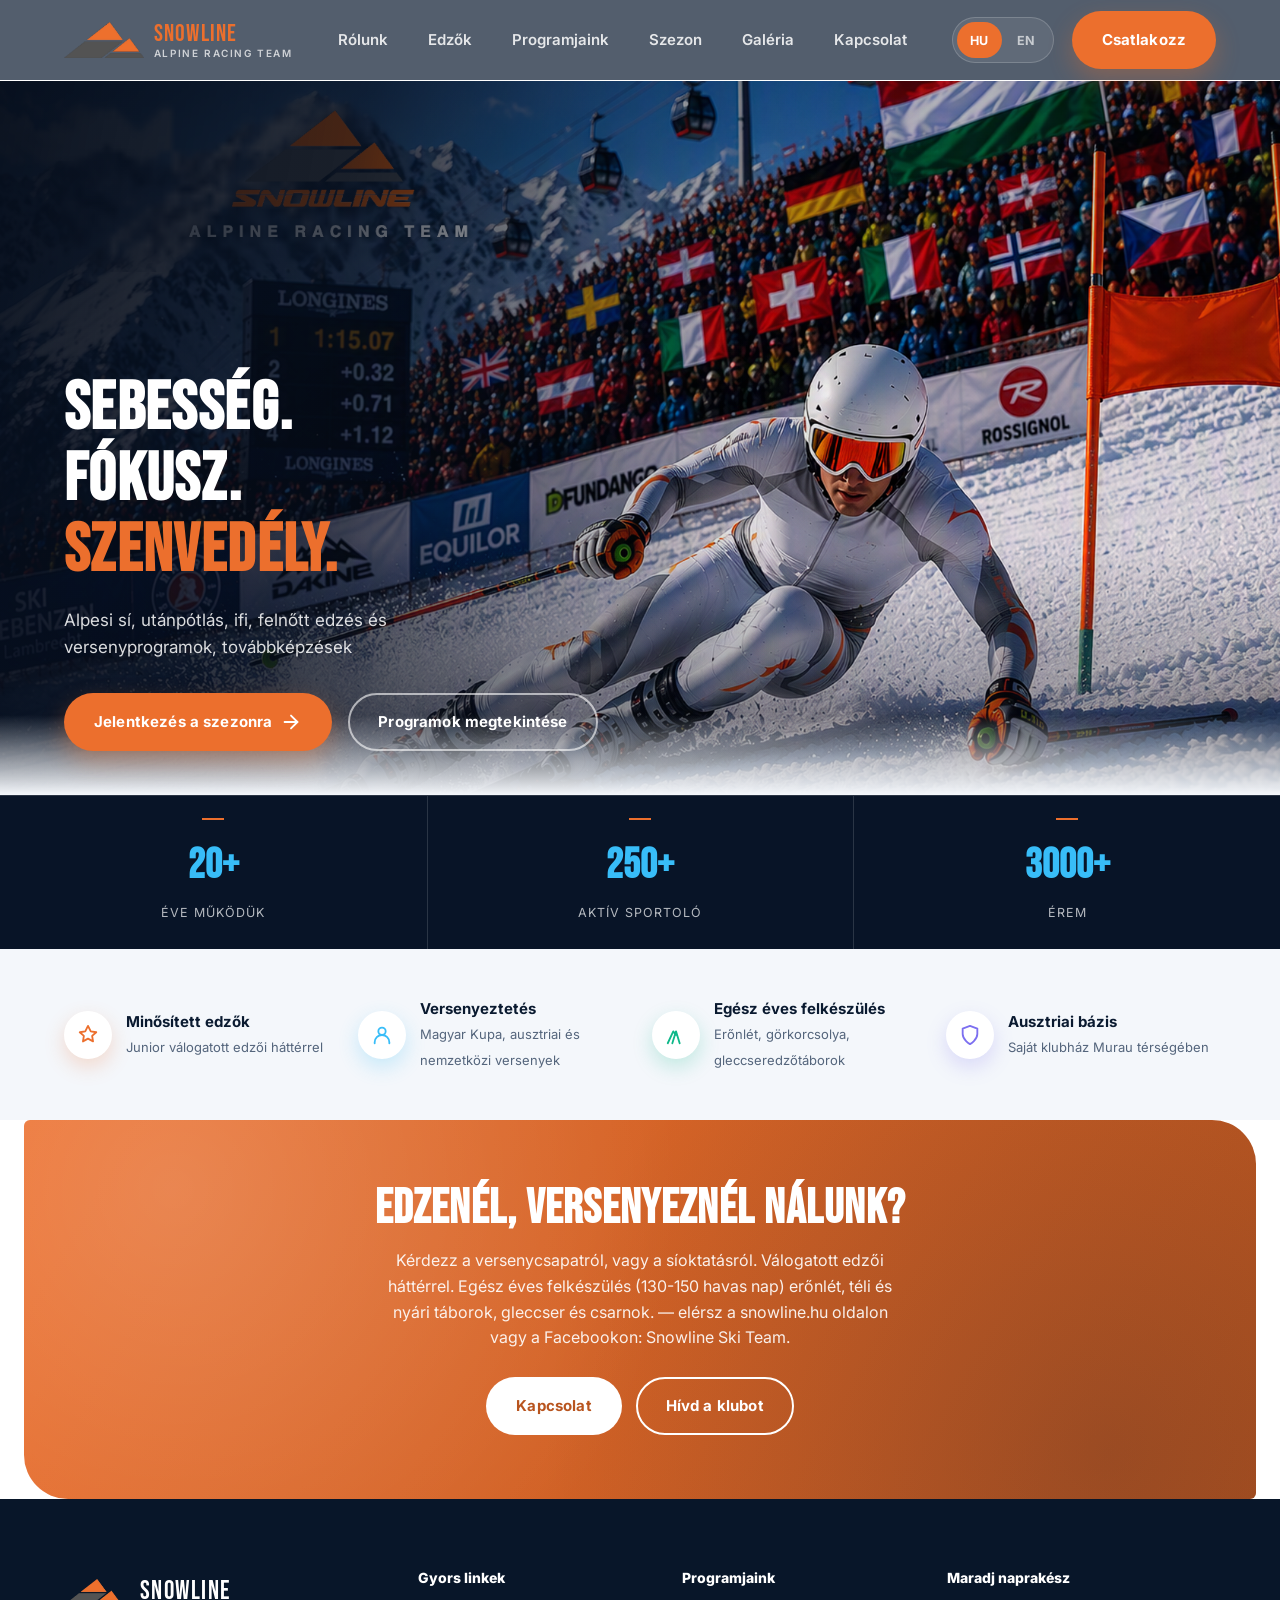
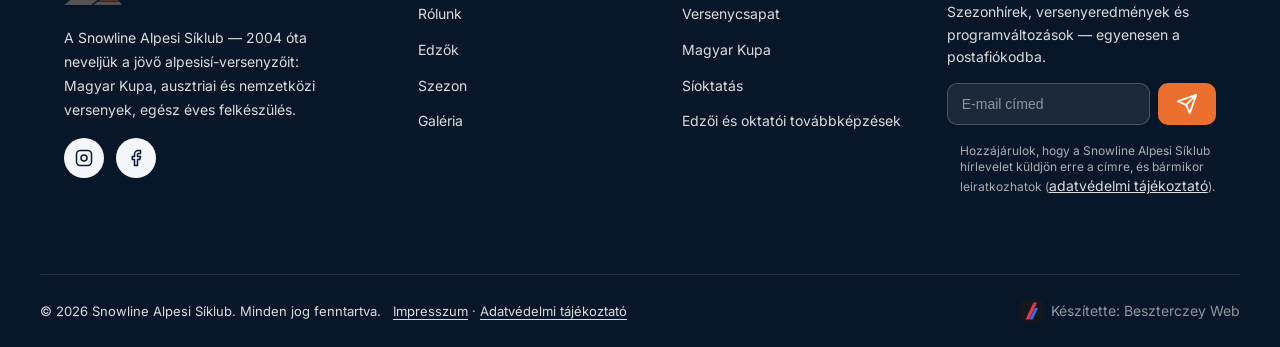
<file: index.html>
<!DOCTYPE html>
<html lang="en">
<head>
<meta charset="UTF-8">
<meta name="viewport" content="width=device-width, initial-scale=1.0">
<link rel="icon" type="image/png" href="/favicon-96x96.png" sizes="96x96" />
<link rel="icon" type="image/svg+xml" href="/favicon.svg" />
<link rel="shortcut icon" href="/favicon.ico" />
<link rel="apple-touch-icon" sizes="180x180" href="/apple-touch-icon.png" />
<meta name="apple-mobile-web-app-title" content="Snowline" />
<link rel="manifest" href="/site.webmanifest" />
<title>Snowline — Alpesi Síklub</title>
<meta name="description" content="Community alpine ski club: race training, freestyle coaching and youth development for every level.">
<link rel="preconnect" href="https://fonts.googleapis.com">
<link rel="preconnect" href="https://fonts.gstatic.com" crossorigin>
<link href="https://fonts.googleapis.com/css2?family=Bebas+Neue&family=Inter:wght@400;500;600;700;800&display=swap" rel="stylesheet">
<link rel="stylesheet" href="/styles.css">
</head>
<body>

<div class="scroll-progress" id="scrollProgress" aria-hidden="true"></div>

<a href="#main" class="skip-link" data-i18n="skip">Skip to content</a>


<header class="site-header">
  <div class="container nav">
    <a href="/" class="brand">
      <img src="/assets/logo-icon.png" alt="Snowline" class="brand-icon-img">
      <span class="brand-text">
        <span class="brand-name">Snowline</span>
        <span class="brand-sub">Alpine Racing Team</span>
      </span>
    </a>
    <nav class="nav-links" id="navLinks" aria-label="Primary">
      <a href="/about.html" data-i18n="navAbout">About</a>
      <a href="/coaches.html" data-i18n="navCoaches">Coaches</a>
      <a href="/programs.html" data-i18n="navPrograms">Programs</a>
      <a href="/schedule.html" data-i18n="navSchedule">Schedule</a>
      <a href="/gallery.html" data-i18n="navGallery">Gallery</a>
      <a href="/contact.html" data-i18n="navContact">Contact</a>
      <a href="/contact.html" class="btn btn-primary mobile-cta" data-i18n="navJoin">Join the Team</a>
    </nav>
    <div class="nav-actions">
      <div class="lang-switch" role="group" aria-label="Nyelvválasztó / Language switch">
        <button type="button" id="btnHu" aria-pressed="true">HU</button>
        <button type="button" id="btnEn" aria-pressed="false">EN</button>
      </div>
      <a href="/contact.html" class="btn btn-primary" data-i18n="navJoin">Join the Team</a>
      <button class="nav-toggle" id="navToggle" aria-expanded="false" aria-controls="navLinks" aria-label="Toggle menu">
        <svg class="icon" id="menuIcon" viewBox="0 0 24 24" fill="none" stroke="currentColor" stroke-width="2" stroke-linecap="round" stroke-linejoin="round" aria-hidden="true"><line x1="4" y1="6" x2="20" y2="6"/><line x1="4" y1="12" x2="20" y2="12"/><line x1="4" y1="18" x2="20" y2="18"/></svg>
      </button>
    </div>
  </div>
</header>

<main id="main">

<!-- HERO -->
  <section class="hero" id="top">
    <div class="hero-visual">
      <img src="/assets/hero-banner.jpg" alt="Snowline ski racers training on the mountain">
    </div>

    <div class="container hero-inner">
      <div class="hero-text">
        <h1 data-i18n="heroH1">Train hard.<br>Ride <span>free.</span></h1>
        <p class="hero-sub" data-i18n="heroSub">Alpine racing, freestyle and youth development programs for skiers of every level, led by certified coaches who love the mountain as much as you do.</p>
        <div class="hero-ctas">
          <a href="/contact.html" class="btn btn-primary">
            <span data-i18n="heroCta1">Register for Season</span>
            <svg class="icon" width="18" height="18" viewBox="0 0 24 24" fill="none" stroke="currentColor" stroke-width="2" stroke-linecap="round" stroke-linejoin="round" aria-hidden="true"><line x1="5" y1="12" x2="19" y2="12"/><polyline points="12 5 19 12 12 19"/></svg>
          </a>
          <a href="/programs.html" class="btn btn-outline" data-i18n="heroCta2">Explore Programs</a>
        </div>
      </div>
    </div>

    <div class="hero-stats reveal">
      <div><strong data-count="20" data-suffix="+">20+</strong><span data-i18n="heroStat1">Years Running</span></div>
      <div><strong data-count="250"data-suffix="+">250+</strong><span data-i18n="heroStat2">Active Athletes</span></div>
      <div><strong data-count="3000" data-suffix="+">3000+</strong><span data-i18n="heroStat3">Medals</span></div>
    </div>
  </section>

<!-- VALUE STRIP -->
  <section class="value-strip">
    <div class="container value-grid">
      <div class="value-item reveal">
        <span class="icon-badge"><svg class="icon" viewBox="0 0 24 24" fill="none" stroke="currentColor" stroke-width="2" stroke-linecap="round" stroke-linejoin="round" aria-hidden="true"><path d="M12 2l3 6 6 1-4.5 4 1 6-5.5-3-5.5 3 1-6L3 9l6-1z"/></svg></span>
        <div><strong data-i18n="valueItem1Title">Certified Coaches</strong><span data-i18n="valueItem1Desc">National-level licensed staff</span></div>
      </div>
      <div class="value-item reveal">
        <span class="icon-badge"><svg class="icon" viewBox="0 0 24 24" fill="none" stroke="currentColor" stroke-width="2" stroke-linecap="round" stroke-linejoin="round" aria-hidden="true"><circle cx="12" cy="8" r="4"/><path d="M4 21v-1a8 8 0 0116 0v1"/></svg></span>
        <div><strong data-i18n="valueItem2Title">All Skill Levels</strong><span data-i18n="valueItem2Desc">First turns to race gates</span></div>
      </div>
      <div class="value-item reveal">
        <span class="icon-badge"><svg class="icon" viewBox="0 0 24 24" fill="none" stroke="currentColor" stroke-width="2" stroke-linecap="round" stroke-linejoin="round" aria-hidden="true"><path d="M8 21l4-13 4 13"/><path d="M3 21l6-13 3 4"/></svg></span>
        <div><strong data-i18n="valueItem3Title">Alpine & Freestyle</strong><span data-i18n="valueItem3Desc">Race and terrain-park tracks</span></div>
      </div>
      <div class="value-item reveal">
        <span class="icon-badge"><svg class="icon" viewBox="0 0 24 24" fill="none" stroke="currentColor" stroke-width="2" stroke-linecap="round" stroke-linejoin="round" aria-hidden="true"><path d="M12 22s8-4.5 8-11V5l-8-3-8 3v6c0 6.5 8 11 8 11z"/></svg></span>
        <div><strong data-i18n="valueItem4Title">Safety First</strong><span data-i18n="valueItem4Desc">Small groups, full gear checks</span></div>
      </div>
    </div>
  </section>

<!-- CTA BANNER -->
  <section style="padding:0;">
    <div class="cta-banner reveal">
      <div class="cta-banner-inner">
        <h2 data-i18n="ctaH2">Ready to hit the slopes?</h2>
        <p data-i18n="ctaLead">Registration for the upcoming season is open now. Spots fill fast — secure your athlete's place today.</p>
        <div class="cta-actions">
          <a href="/contact.html" class="btn btn-primary" data-i18n="ctaBtn1">Register Now</a>
          <a href="tel:+36302619041" class="btn btn-outline" data-i18n="ctaBtn2">Call the Club</a>
        </div>
      </div>
    </div>
  </section>

</main>

<footer>
  <div class="container footer-grid">
    <div class="footer-brand">
      <a href="/" class="brand" style="color:#fff;">
        <img src="/assets/logo-icon.png" alt="Snowline" class="footer-icon-img">
        Snowline
      </a>
      <p data-i18n="footerBrandDesc">A community ski club for young athletes and families — race training, freestyle coaching and season-long adventure on the mountain.</p>
      <div class="social-row" style="margin-top:16px;">
        <a href="https://www.instagram.com/snowline_ski_team/" target="_blank" rel="noopener" aria-label="Instagram"><svg class="icon" viewBox="0 0 24 24" fill="none" stroke="currentColor" stroke-width="2" stroke-linecap="round" stroke-linejoin="round" aria-hidden="true"><rect x="2" y="2" width="20" height="20" rx="5"/><circle cx="12" cy="12" r="4"/><circle cx="17.5" cy="6.5" r="0.6" fill="currentColor" stroke="none"/></svg></a>
        <a href="https://www.facebook.com/snowlineklub" target="_blank" rel="noopener" aria-label="Facebook"><svg class="icon" viewBox="0 0 24 24" fill="none" stroke="currentColor" stroke-width="2" stroke-linecap="round" stroke-linejoin="round" aria-hidden="true"><path d="M18 2h-3a5 5 0 00-5 5v3H7v4h3v8h4v-8h3l1-4h-4V7a1 1 0 011-1h3z"/></svg></a>
      </div>
    </div>
    <div class="footer-col">
      <h4 data-i18n="footerQuickLinks">Quick Links</h4>
      <ul>
        <li><a href="/about.html" data-i18n="navAbout">About</a></li>
        <li><a href="/coaches.html" data-i18n="navCoaches">Coaches</a></li>
        <li><a href="/schedule.html" data-i18n="navSchedule">Schedule</a></li>
        <li><a href="/gallery.html" data-i18n="navGallery">Gallery</a></li>
      </ul>
    </div>
    <div class="footer-col">
      <h4 data-i18n="footerPrograms">Programs</h4>
      <ul>
        <li><a href="/programs.html" data-i18n="card1Title">Youth Development</a></li>
        <li><a href="/programs.html" data-i18n="footerAlpineRacing">Alpine Racing</a></li>
        <li><a href="/programs.html" data-i18n="card3Title">Freestyle & Freeride</a></li>
        <li><a href="/programs.html" data-i18n="card4Title">Coach &amp; Instructor Training</a></li>
      </ul>
    </div>
    <div class="footer-col">
      <h4 data-i18n="footerStayUpdated">Stay Updated</h4>
      <p style="font-size:14px;margin-bottom:14px;" data-i18n="footerNewsletterDesc">Season announcements, race results and schedule changes — straight to your inbox.</p>
      <form class="newsletter" id="newsletterForm" novalidate>
        <label for="newsletterEmail" class="sr-only" style="position:absolute;width:1px;height:1px;overflow:hidden;clip:rect(0,0,0,0);" data-i18n="footerNewsletterLabel">Email address</label>
        <input type="email" id="newsletterEmail" name="newsletterEmail" placeholder="Your email" required data-i18n-placeholder="footerNewsletterPh">
        <button type="submit" aria-label="Subscribe" id="newsletterSubmitBtn">
          <svg class="icon" width="16" height="16" viewBox="0 0 24 24" fill="none" stroke="currentColor" stroke-width="2" stroke-linecap="round" stroke-linejoin="round" aria-hidden="true"><line x1="22" y1="2" x2="11" y2="13"/><polygon points="22 2 15 22 11 13 2 9 22 2"/></svg>
        </button>
        <label class="newsletter-consent-row" for="newsletterConsent" style="display:flex;gap:6px;align-items:flex-start;font-size:12px;line-height:1.4;margin-top:10px;">
          <input type="checkbox" id="newsletterConsent" required style="margin-top:2px;flex-shrink:0;">
          <span data-i18n="footerNewsletterConsent">I agree that Snowline Alpine Ski Club may send newsletter emails to this address, and that I can unsubscribe at any time (<a href="/adatvedelem.html" target="_blank">privacy policy</a>).</span>
        </label>
        <div style="position:absolute;left:-9999px;top:-9999px;" aria-hidden="true">
          <label for="newsletterBotcheck">Leave this field empty</label>
          <input type="text" id="newsletterBotcheck" name="newsletterBotcheck" tabindex="-1" autocomplete="off">
        </div>
        <p class="newsletter-status" id="newsletterStatus" role="status" style="font-size:12px;margin-top:8px;min-height:14px;"></p>
        <span id="i18nNewsletterSending" data-i18n="footerNewsletterSending" hidden>Sending...</span>
        <span id="i18nNewsletterSuccess" data-i18n="footerNewsletterSuccess" hidden>Almost done — check your inbox to confirm your subscription.</span>
        <span id="i18nNewsletterError" data-i18n="footerNewsletterError" hidden>Something went wrong. Please try again later.</span>
      </form>
    </div>
  </div>
  <div class="container footer-bottom">
    <div class="footer-legal">
      <span data-i18n="footerCopyright">© 2026 Snowline Ski Club. All rights reserved.</span>
      <!-- Jogi linkek (korábban sablon-helyőrző szöveg volt itt) -->
      <span data-i18n="footerTemplateNote"><a href="/impresszum.html">Impresszum</a> · <a href="/adatvedelem.html">Adatvédelmi tájékoztató</a></span>
    </div>
    <!-- Készítői link: Beszterczey Web (korábban Besztweb, besztweb.vercel.app) → új domain: beszterczey.com -->
        <a href="https://beszterczey.com/" target="_blank" rel="noopener" class="credit-badge">
      <img src="/assets/Besztweb.png" alt="Beszterczey Web" class="credit-badge-icon">
      <span data-i18n="footerCredit">Készítette: Beszterczey Web</span>
    </a>
  </div>
</footer>

<script src="/i18n.js"></script>
<script src="/main.js"></script>
</body>
</html>
</file>
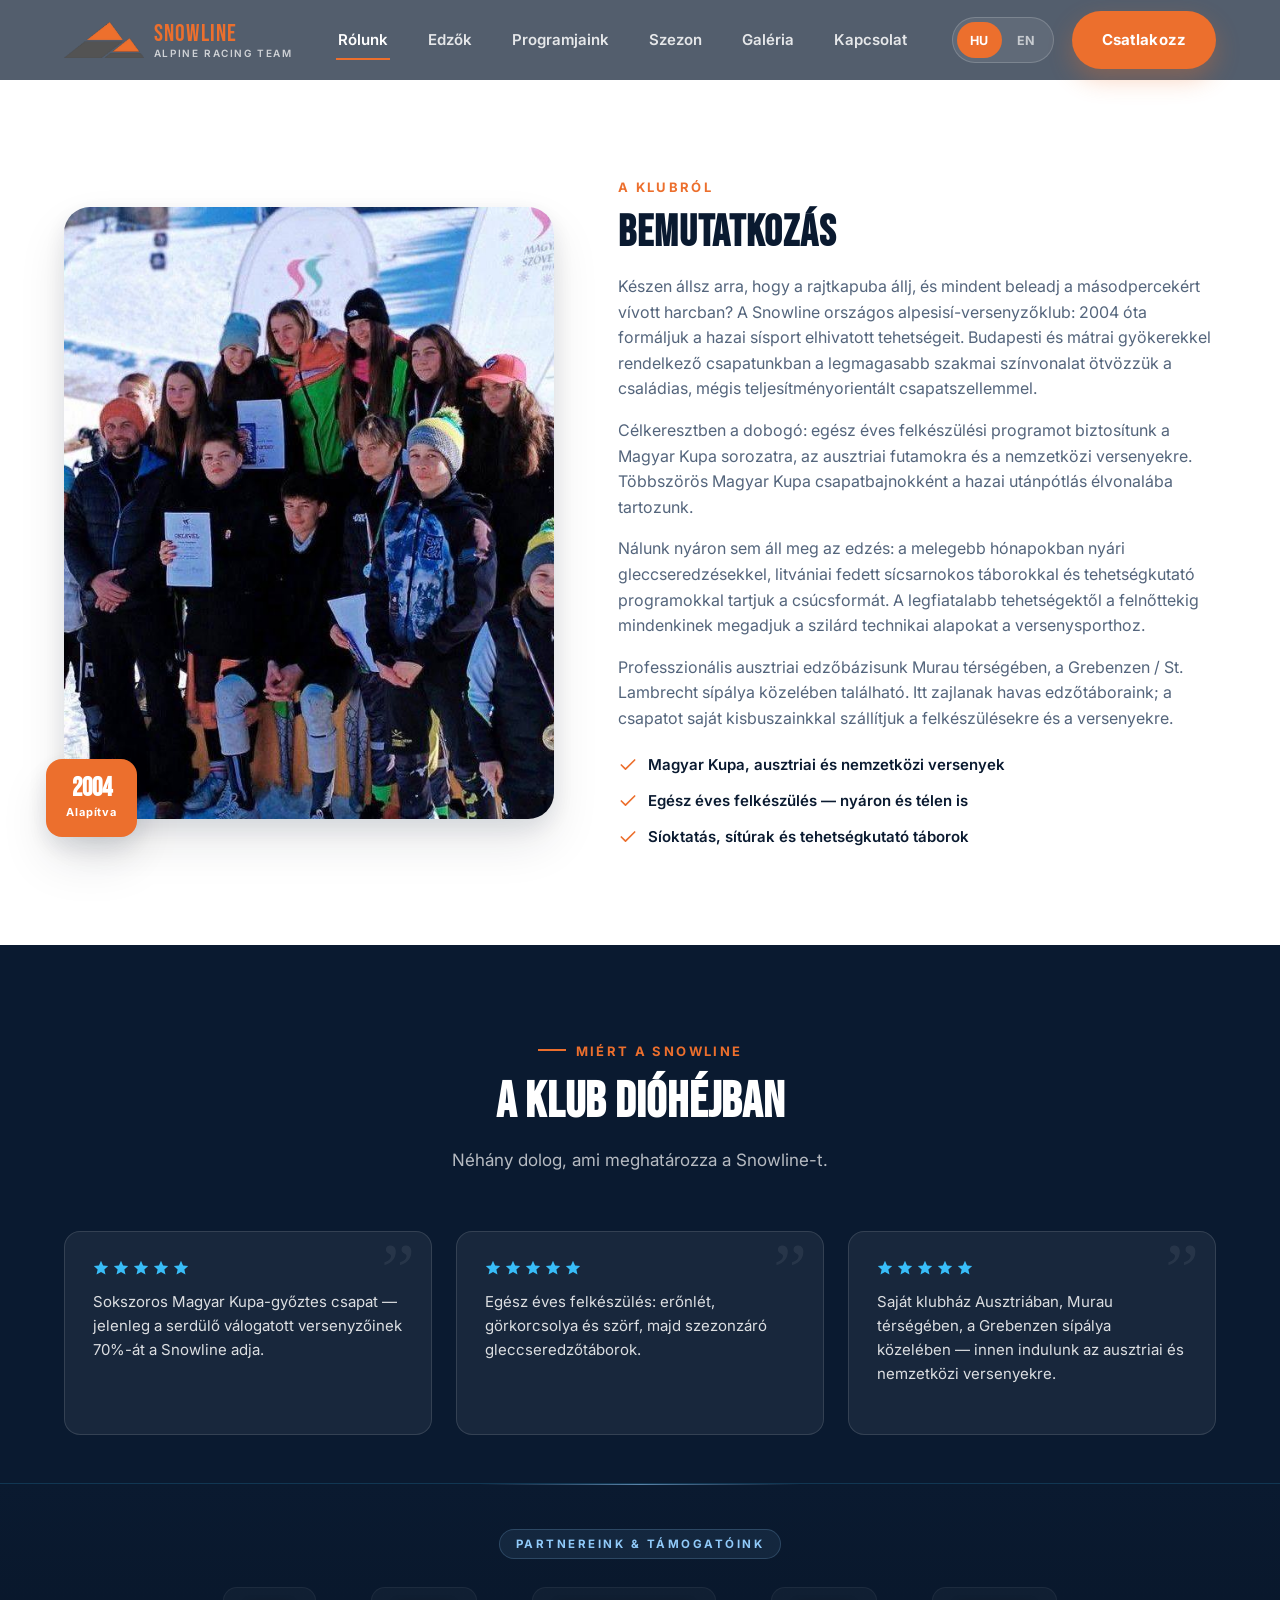
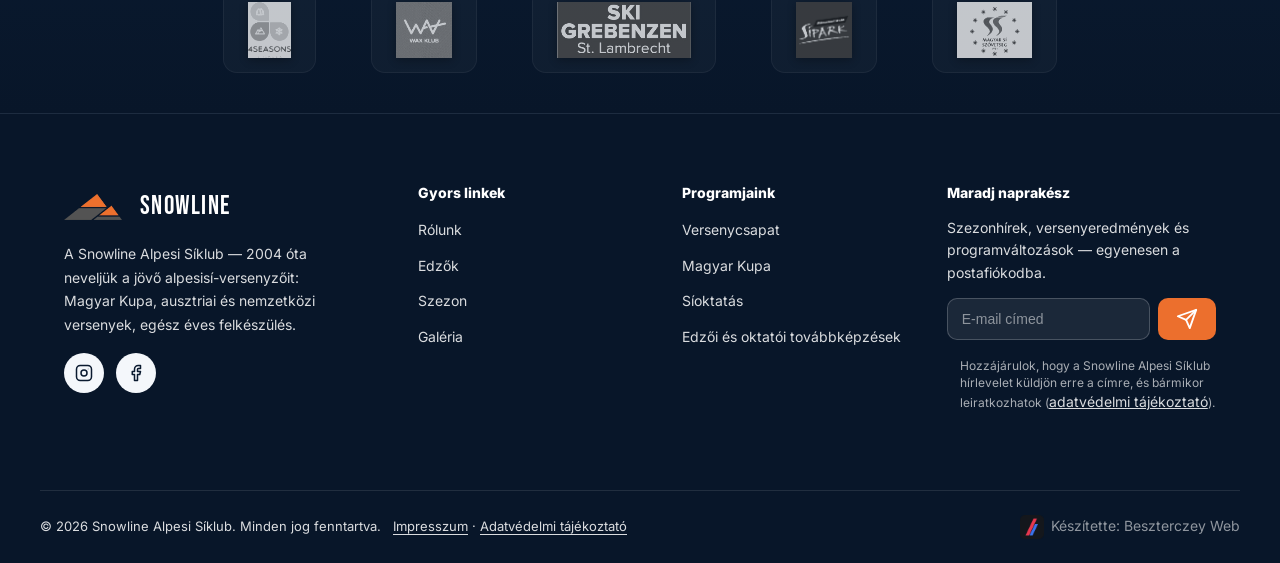
<file: about.html>
<!DOCTYPE html>
<html lang="en">
<head>
<meta charset="UTF-8">
<meta name="viewport" content="width=device-width, initial-scale=1.0">
<link rel="icon" type="image/png" href="/favicon-96x96.png" sizes="96x96" />
<link rel="icon" type="image/svg+xml" href="/favicon.svg" />
<link rel="shortcut icon" href="/favicon.ico" />
<link rel="apple-touch-icon" sizes="180x180" href="/apple-touch-icon.png" />
<meta name="apple-mobile-web-app-title" content="Snowline" />
<link rel="manifest" href="/site.webmanifest" />
<title>Rólunk — Snowline Alpesi Síklub</title>
<meta name="description" content="Built by skiers, for skiers. Meet the club and hear from our families and athletes.">
<link rel="preconnect" href="https://fonts.googleapis.com">
<link rel="preconnect" href="https://fonts.gstatic.com" crossorigin>
<link href="https://fonts.googleapis.com/css2?family=Bebas+Neue&family=Inter:wght@400;500;600;700;800&display=swap" rel="stylesheet">
<link rel="stylesheet" href="/styles.css">
</head>
<body>

<div class="scroll-progress" id="scrollProgress" aria-hidden="true"></div>

<a href="#main" class="skip-link" data-i18n="skip">Skip to content</a>


<header class="site-header">
  <div class="container nav">
    <a href="/" class="brand">
      <img src="/assets/logo-icon.png" alt="Snowline" class="brand-icon-img">
      <span class="brand-text">
        <span class="brand-name">Snowline</span>
        <span class="brand-sub">Alpine Racing Team</span>
      </span>
    </a>
    <nav class="nav-links" id="navLinks" aria-label="Primary">
      <a href="/about.html" aria-current="page" data-i18n="navAbout">About</a>
      <a href="/coaches.html" data-i18n="navCoaches">Coaches</a>
      <a href="/programs.html" data-i18n="navPrograms">Programs</a>
      <a href="/schedule.html" data-i18n="navSchedule">Schedule</a>
      <a href="/gallery.html" data-i18n="navGallery">Gallery</a>
      <a href="/contact.html" data-i18n="navContact">Contact</a>
      <a href="/contact.html" class="btn btn-primary mobile-cta" data-i18n="navJoin">Join the Team</a>
    </nav>
    <div class="nav-actions">
      <div class="lang-switch" role="group" aria-label="Nyelvválasztó / Language switch">
        <button type="button" id="btnHu" aria-pressed="true">HU</button>
        <button type="button" id="btnEn" aria-pressed="false">EN</button>
      </div>
      <a href="/contact.html" class="btn btn-primary" data-i18n="navJoin">Join the Team</a>
      <button class="nav-toggle" id="navToggle" aria-expanded="false" aria-controls="navLinks" aria-label="Toggle menu">
        <svg class="icon" id="menuIcon" viewBox="0 0 24 24" fill="none" stroke="currentColor" stroke-width="2" stroke-linecap="round" stroke-linejoin="round" aria-hidden="true"><line x1="4" y1="6" x2="20" y2="6"/><line x1="4" y1="12" x2="20" y2="12"/><line x1="4" y1="18" x2="20" y2="18"/></svg>
      </button>
    </div>
  </div>
</header>

<main id="main">

<!-- ABOUT -->
  <section class="about" id="about">
    <div class="container about-grid">
      <div class="about-media reveal reveal-left">
        <img src="/assets/about-club.jpg" alt="Snowline athletes at a Hungarian Cup awards ceremony">
        <div class="badge-since"><strong>2004</strong><span data-i18n="foundedLabel">Founded</span></div>
      </div>
      <div class="about-copy reveal reveal-right">
        <span class="eyebrow" data-i18n="aboutEyebrow">About the club</span>
        <h2 data-i18n="aboutH2">Built by skiers, for skiers</h2>
        <p data-i18n="aboutP1">Snowline Ski Club started with a handful of families sharing one van and one dream — to make competitive and recreational skiing accessible to every kid on the mountain. Today we run year-round conditioning, on-snow training camps and a full regional race calendar.</p>
        <p data-i18n="aboutP2">Racing is our core focus.</p>
        <p data-i18n="aboutP3">Ski lessons all year.</p>
        <p data-i18n="aboutP4">Our base in Austria.</p>
        <ul class="about-list">
          <li><svg class="icon" viewBox="0 0 24 24" fill="none" stroke="currentColor" stroke-width="2" stroke-linecap="round" stroke-linejoin="round" aria-hidden="true"><polyline points="20 6 9 17 4 12"/></svg><span data-i18n="aboutLi1">USSA / FIS affiliated training programs</span></li>
          <li><svg class="icon" viewBox="0 0 24 24" fill="none" stroke="currentColor" stroke-width="2" stroke-linecap="round" stroke-linejoin="round" aria-hidden="true"><polyline points="20 6 9 17 4 12"/></svg><span data-i18n="aboutLi2">On-hill and dryland conditioning</span></li>
          <li><svg class="icon" viewBox="0 0 24 24" fill="none" stroke="currentColor" stroke-width="2" stroke-linecap="round" stroke-linejoin="round" aria-hidden="true"><polyline points="20 6 9 17 4 12"/></svg><span data-i18n="aboutLi3">Gear rental partnerships for new families</span></li>
        </ul>
      </div>
    </div>
  </section>

<!-- TESTIMONIALS -->
  <section class="testimonials">
    <div class="container">
      <div class="section-head reveal reveal-blur">
        <span class="eyebrow" data-i18n="testiEyebrow">Families & athletes</span>
        <h2 data-i18n="testiH2">What People Say</h2>
        <p data-i18n="testiLead">Real feedback from the Snowline community.</p>
      </div>
      <div class="testi-grid">
        <div class="testi-card reveal">
          <div class="stars">
            <svg class="icon" fill="currentColor" viewBox="0 0 20 20" aria-hidden="true"><path d="M10 1l2.6 5.9 6.4.6-4.8 4.3 1.4 6.2L10 14.9 4.4 18l1.4-6.2L1 7.5l6.4-.6z"/></svg>
            <svg class="icon" fill="currentColor" viewBox="0 0 20 20" aria-hidden="true"><path d="M10 1l2.6 5.9 6.4.6-4.8 4.3 1.4 6.2L10 14.9 4.4 18l1.4-6.2L1 7.5l6.4-.6z"/></svg>
            <svg class="icon" fill="currentColor" viewBox="0 0 20 20" aria-hidden="true"><path d="M10 1l2.6 5.9 6.4.6-4.8 4.3 1.4 6.2L10 14.9 4.4 18l1.4-6.2L1 7.5l6.4-.6z"/></svg>
            <svg class="icon" fill="currentColor" viewBox="0 0 20 20" aria-hidden="true"><path d="M10 1l2.6 5.9 6.4.6-4.8 4.3 1.4 6.2L10 14.9 4.4 18l1.4-6.2L1 7.5l6.4-.6z"/></svg>
            <svg class="icon" fill="currentColor" viewBox="0 0 20 20" aria-hidden="true"><path d="M10 1l2.6 5.9 6.4.6-4.8 4.3 1.4 6.2L10 14.9 4.4 18l1.4-6.2L1 7.5l6.4-.6z"/></svg>
          </div>
          <p data-i18n="testi1Quote">"My daughter went from her first turns to racing gates in two seasons. The coaches genuinely care about every kid, not just the fastest ones."</p>
        </div>
        <div class="testi-card reveal">
          <div class="stars">
            <svg class="icon" fill="currentColor" viewBox="0 0 20 20" aria-hidden="true"><path d="M10 1l2.6 5.9 6.4.6-4.8 4.3 1.4 6.2L10 14.9 4.4 18l1.4-6.2L1 7.5l6.4-.6z"/></svg>
            <svg class="icon" fill="currentColor" viewBox="0 0 20 20" aria-hidden="true"><path d="M10 1l2.6 5.9 6.4.6-4.8 4.3 1.4 6.2L10 14.9 4.4 18l1.4-6.2L1 7.5l6.4-.6z"/></svg>
            <svg class="icon" fill="currentColor" viewBox="0 0 20 20" aria-hidden="true"><path d="M10 1l2.6 5.9 6.4.6-4.8 4.3 1.4 6.2L10 14.9 4.4 18l1.4-6.2L1 7.5l6.4-.6z"/></svg>
            <svg class="icon" fill="currentColor" viewBox="0 0 20 20" aria-hidden="true"><path d="M10 1l2.6 5.9 6.4.6-4.8 4.3 1.4 6.2L10 14.9 4.4 18l1.4-6.2L1 7.5l6.4-.6z"/></svg>
            <svg class="icon" fill="currentColor" viewBox="0 0 20 20" aria-hidden="true"><path d="M10 1l2.6 5.9 6.4.6-4.8 4.3 1.4 6.2L10 14.9 4.4 18l1.4-6.2L1 7.5l6.4-.6z"/></svg>
          </div>
          <p data-i18n="testi2Quote">"Best decision we made as a family. The freestyle program pushed my son technically while keeping it fun — he's never missed a practice."</p>
        </div>
        <div class="testi-card reveal">
          <div class="stars">
            <svg class="icon" fill="currentColor" viewBox="0 0 20 20" aria-hidden="true"><path d="M10 1l2.6 5.9 6.4.6-4.8 4.3 1.4 6.2L10 14.9 4.4 18l1.4-6.2L1 7.5l6.4-.6z"/></svg>
            <svg class="icon" fill="currentColor" viewBox="0 0 20 20" aria-hidden="true"><path d="M10 1l2.6 5.9 6.4.6-4.8 4.3 1.4 6.2L10 14.9 4.4 18l1.4-6.2L1 7.5l6.4-.6z"/></svg>
            <svg class="icon" fill="currentColor" viewBox="0 0 20 20" aria-hidden="true"><path d="M10 1l2.6 5.9 6.4.6-4.8 4.3 1.4 6.2L10 14.9 4.4 18l1.4-6.2L1 7.5l6.4-.6z"/></svg>
            <svg class="icon" fill="currentColor" viewBox="0 0 20 20" aria-hidden="true"><path d="M10 1l2.6 5.9 6.4.6-4.8 4.3 1.4 6.2L10 14.9 4.4 18l1.4-6.2L1 7.5l6.4-.6z"/></svg>
            <svg class="icon" fill="currentColor" viewBox="0 0 20 20" aria-hidden="true"><path d="M10 1l2.6 5.9 6.4.6-4.8 4.3 1.4 6.2L10 14.9 4.4 18l1.4-6.2L1 7.5l6.4-.6z"/></svg>
          </div>
          <p data-i18n="testi3Quote">"Joined as an adult beginner and felt welcomed from day one. Great community, patient instructors, and a genuinely fun way to spend winter."</p>
        </div>
      </div>
    </div>
  </section>

</main>
<!-- Snowline Partnerek Sáv -->
<section class="snowline-partners-bar">
  <div class="container">
    <div>
      <span class="partners-badge">Partnereink & Támogatóink</span>
    </div>
    <div class="partners-track">
      <a href="https://www.siiskola.com/work?gad_source=1&gad_campaignid=20469308582&gbraid=0AAAAAo4L7y77vUl71VgnxW22eJ8mOVg1D&gclid=EAIaIQobChMIx6670o7XlgMVWISDBx0uIhG-EAAYASAAEgL3AvD_BwE" target="_blank" rel="noopener noreferrer" class="partner-card" title="4Seasons Síiskola">
        <img src="assets/logo-4seasons.png" alt="4Seasons Síiskola" />
      </a>
      <a href="https://waxklub.hu/" target="_blank" rel="noopener noreferrer" class="partner-card" title="Wax Klub">
        <img src="assets/logo-waxklub.png" alt="Wax Klub" />
      </a>
      <a href="https://grebenzen.at/" target="_blank" rel="noopener noreferrer" class="partner-card" title="Grebenzen">
        <img src="assets/logo-grebenzen.png" alt="Grebenzen" />
      </a>
      <a href="https://www.sipark.hu/fooldal" target="_blank" rel="noopener noreferrer" class="partner-card" title="Mátraszentistván Sípark">
        <img src="assets/logo-matraszentistvan.png" alt="Mátraszentistván Sípark" />
      </a>
      <a href="https://www.skihungary.hu/" target="_blank" rel="noopener noreferrer" class="partner-card" title="Mátraszentistván Sípark">
        <img src="assets/logo-skihungary.png" alt="Mátraszentistván Sípark" />
      </a>
    </div>
  </div>
</section>
<footer>
  <div class="container footer-grid">
    <div class="footer-brand">
      <a href="/" class="brand" style="color:#fff;">
        <img src="/assets/logo-icon.png" alt="Snowline" class="footer-icon-img">
        Snowline
      </a>
      <p data-i18n="footerBrandDesc">A community ski club for young athletes and families — race training, freestyle coaching and season-long adventure on the mountain.</p>
      <div class="social-row" style="margin-top:16px;">
        <a href="https://www.instagram.com/snowline_ski_team/" target="_blank" rel="noopener" aria-label="Instagram"><svg class="icon" viewBox="0 0 24 24" fill="none" stroke="currentColor" stroke-width="2" stroke-linecap="round" stroke-linejoin="round" aria-hidden="true"><rect x="2" y="2" width="20" height="20" rx="5"/><circle cx="12" cy="12" r="4"/><circle cx="17.5" cy="6.5" r="0.6" fill="currentColor" stroke="none"/></svg></a>
        <a href="https://www.facebook.com/snowlineklub" target="_blank" rel="noopener" aria-label="Facebook"><svg class="icon" viewBox="0 0 24 24" fill="none" stroke="currentColor" stroke-width="2" stroke-linecap="round" stroke-linejoin="round" aria-hidden="true"><path d="M18 2h-3a5 5 0 00-5 5v3H7v4h3v8h4v-8h3l1-4h-4V7a1 1 0 011-1h3z"/></svg></a>
      </div>
    </div>
    <div class="footer-col">
      <h4 data-i18n="footerQuickLinks">Quick Links</h4>
      <ul>
        <li><a href="/about.html" data-i18n="navAbout">About</a></li>
        <li><a href="/coaches.html" data-i18n="navCoaches">Coaches</a></li>
        <li><a href="/schedule.html" data-i18n="navSchedule">Schedule</a></li>
        <li><a href="/gallery.html" data-i18n="navGallery">Gallery</a></li>
      </ul>
    </div>
    <div class="footer-col">
      <h4 data-i18n="footerPrograms">Programs</h4>
      <ul>
        <li><a href="/programs.html" data-i18n="card1Title">Youth Development</a></li>
        <li><a href="/programs.html" data-i18n="footerAlpineRacing">Alpine Racing</a></li>
        <li><a href="/programs.html" data-i18n="card3Title">Freestyle & Freeride</a></li>
        <li><a href="/programs.html" data-i18n="card4Title">Adult Recreational</a></li>
      </ul>
    </div>
    <div class="footer-col">
      <h4 data-i18n="footerStayUpdated">Stay Updated</h4>
      <p style="font-size:14px;margin-bottom:14px;" data-i18n="footerNewsletterDesc">Season announcements, race results and schedule changes — straight to your inbox.</p>
      <form class="newsletter" id="newsletterForm" novalidate>
        <label for="newsletterEmail" class="sr-only" style="position:absolute;width:1px;height:1px;overflow:hidden;clip:rect(0,0,0,0);" data-i18n="footerNewsletterLabel">Email address</label>
        <input type="email" id="newsletterEmail" name="newsletterEmail" placeholder="Your email" required data-i18n-placeholder="footerNewsletterPh">
        <button type="submit" aria-label="Subscribe" id="newsletterSubmitBtn">
          <svg class="icon" width="16" height="16" viewBox="0 0 24 24" fill="none" stroke="currentColor" stroke-width="2" stroke-linecap="round" stroke-linejoin="round" aria-hidden="true"><line x1="22" y1="2" x2="11" y2="13"/><polygon points="22 2 15 22 11 13 2 9 22 2"/></svg>
        </button>
        <label class="newsletter-consent-row" for="newsletterConsent" style="display:flex;gap:6px;align-items:flex-start;font-size:12px;line-height:1.4;margin-top:10px;">
          <input type="checkbox" id="newsletterConsent" required style="margin-top:2px;flex-shrink:0;">
          <span data-i18n="footerNewsletterConsent">I agree that Snowline Alpine Ski Club may send newsletter emails to this address, and that I can unsubscribe at any time (<a href="/adatvedelem.html" target="_blank">privacy policy</a>).</span>
        </label>
        <div style="position:absolute;left:-9999px;top:-9999px;" aria-hidden="true">
          <label for="newsletterBotcheck">Leave this field empty</label>
          <input type="text" id="newsletterBotcheck" name="newsletterBotcheck" tabindex="-1" autocomplete="off">
        </div>
        <p class="newsletter-status" id="newsletterStatus" role="status" style="font-size:12px;margin-top:8px;min-height:14px;"></p>
        <span id="i18nNewsletterSending" data-i18n="footerNewsletterSending" hidden>Sending...</span>
        <span id="i18nNewsletterSuccess" data-i18n="footerNewsletterSuccess" hidden>Almost done — check your inbox to confirm your subscription.</span>
        <span id="i18nNewsletterError" data-i18n="footerNewsletterError" hidden>Something went wrong. Please try again later.</span>
      </form>
    </div>
  </div>
  <div class="container footer-bottom">
    <div class="footer-legal">
      <span data-i18n="footerCopyright">© 2026 Snowline Ski Club. All rights reserved.</span>
      <!-- Jogi linkek (korábban sablon-helyőrző szöveg volt itt) -->
      <span data-i18n="footerTemplateNote"><a href="/impresszum.html">Impresszum</a> · <a href="/adatvedelem.html">Adatvédelmi tájékoztató</a></span>
    </div>
    <!-- Készítői link: Beszterczey Web (korábban Besztweb, besztweb.vercel.app) → új domain: beszterczey.com -->
        <a href="https://beszterczey.com/" target="_blank" rel="noopener" class="credit-badge">
      <img src="/assets/Besztweb.png" alt="Beszterczey Web" class="credit-badge-icon">
      <span data-i18n="footerCredit">Készítette: Beszterczey Web</span>
    </a>
  </div>
</footer>
<script src="/i18n.js"></script>
<script src="/main.js"></script>
</body>
</html>
</file>
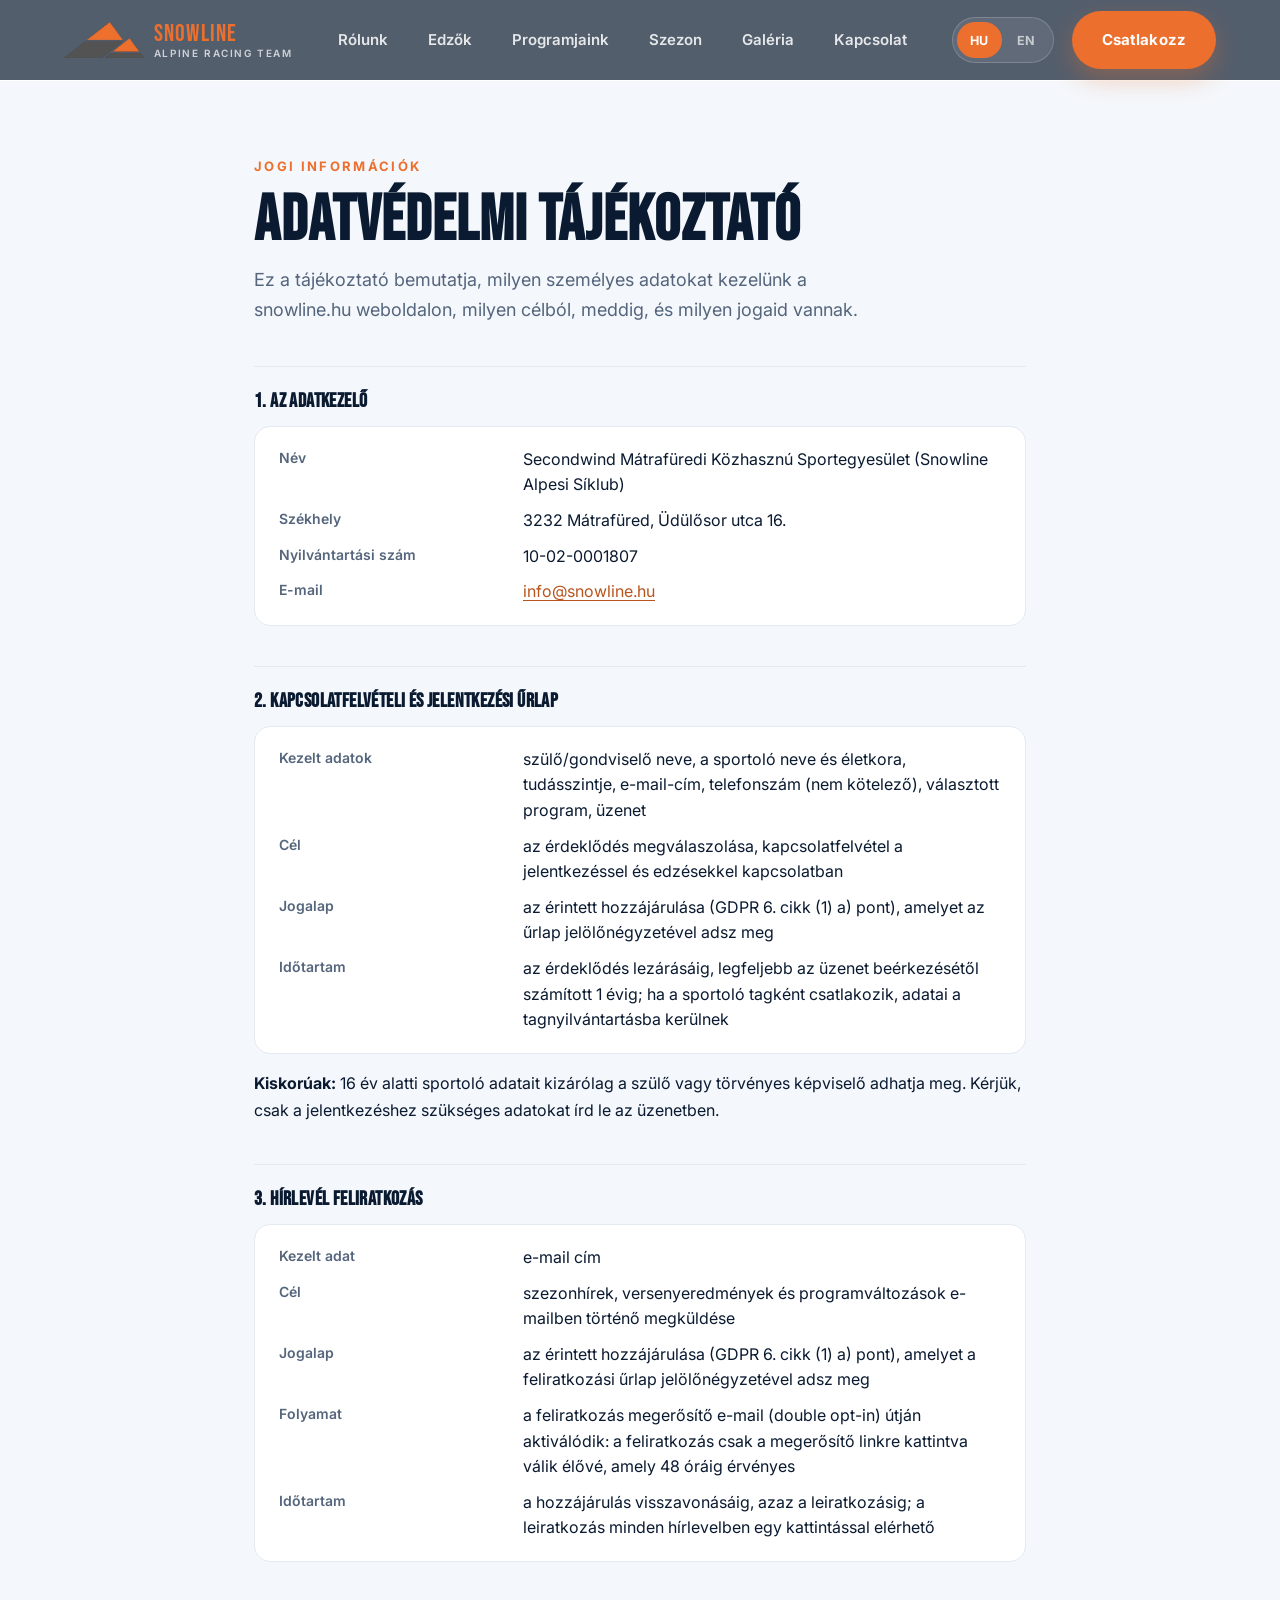
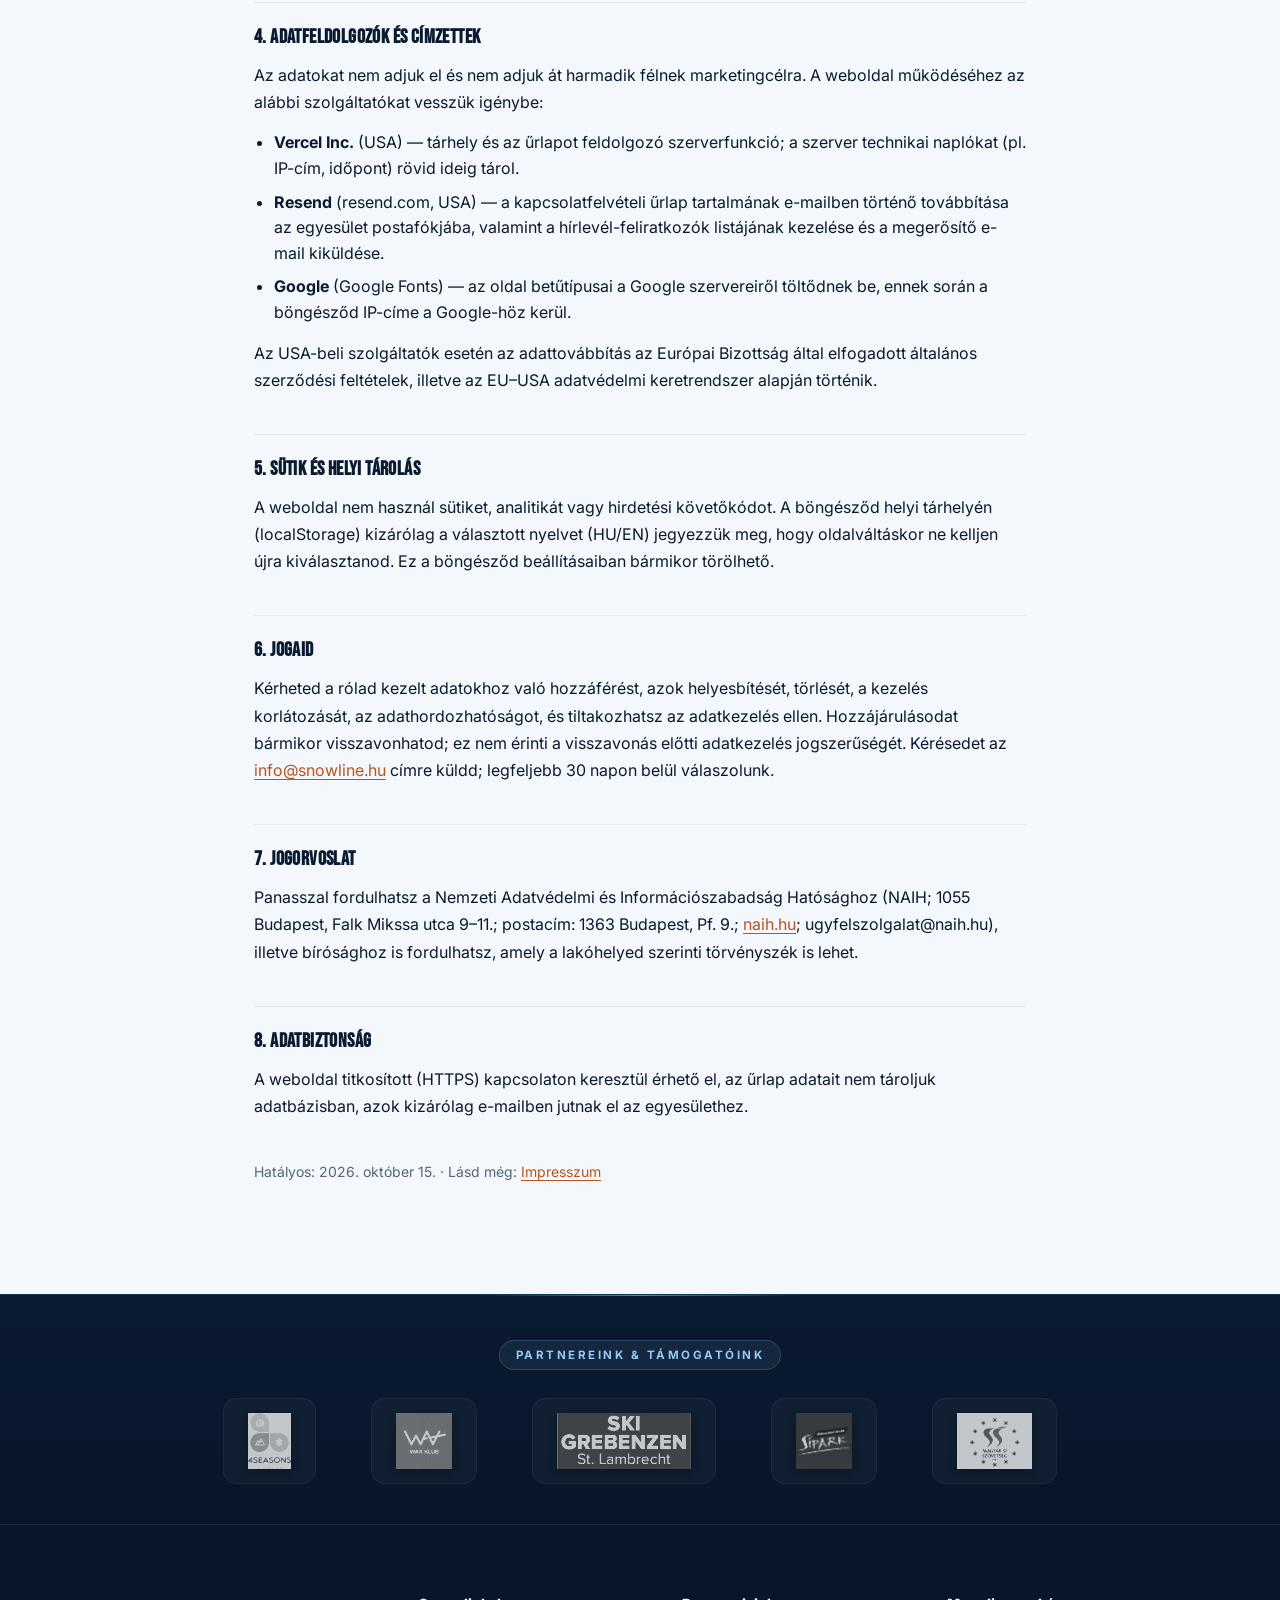
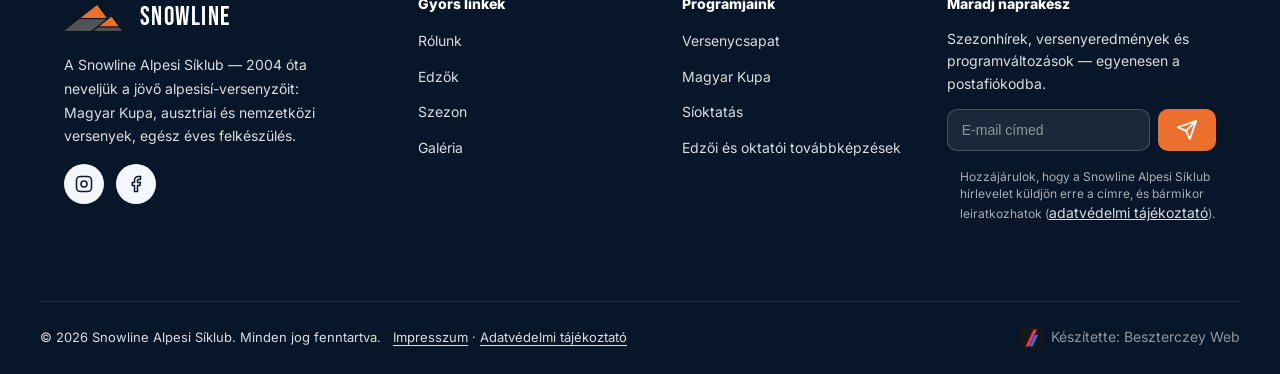
<file: adatvedelem.html>
<!DOCTYPE html>
<html lang="hu">
<head>
<meta charset="UTF-8">
<meta name="viewport" content="width=device-width, initial-scale=1.0">
<link rel="icon" type="image/png" href="/favicon-96x96.png" sizes="96x96" />
<link rel="icon" type="image/svg+xml" href="/favicon.svg" />
<link rel="shortcut icon" href="/favicon.ico" />
<link rel="apple-touch-icon" sizes="180x180" href="/apple-touch-icon.png" />
<meta name="apple-mobile-web-app-title" content="Snowline" />
<link rel="manifest" href="/site.webmanifest" />
<title>Adatvédelmi tájékoztató — Snowline Alpesi Síklub</title>
<meta name="description" content="Hogyan kezeli a Snowline Alpesi Síklub a weboldalon megadott személyes adatokat.">
<link rel="canonical" href="https://snowline.hu/adatvedelem.html">
<link rel="preconnect" href="https://fonts.googleapis.com">
<link rel="preconnect" href="https://fonts.gstatic.com" crossorigin>
<link href="https://fonts.googleapis.com/css2?family=Bebas+Neue&family=Inter:wght@400;500;600;700;800&display=swap" rel="stylesheet">
<link rel="stylesheet" href="/styles.css">
</head>
<body>

<div class="scroll-progress" id="scrollProgress" aria-hidden="true"></div>

<a href="#main" class="skip-link" data-i18n="skip">Skip to content</a>


<header class="site-header">
  <div class="container nav">
    <a href="/" class="brand">
      <img src="/assets/logo-icon.png" alt="Snowline" class="brand-icon-img">
      <span class="brand-text">
        <span class="brand-name">Snowline</span>
        <span class="brand-sub">Alpine Racing Team</span>
      </span>
    </a>
    <nav class="nav-links" id="navLinks" aria-label="Primary">
      <a href="/about.html" data-i18n="navAbout">About</a>
      <a href="/coaches.html" data-i18n="navCoaches">Coaches</a>
      <a href="/programs.html" data-i18n="navPrograms">Programs</a>
      <a href="/schedule.html" data-i18n="navSchedule">Schedule</a>
      <a href="/gallery.html" data-i18n="navGallery">Gallery</a>
      <a href="/contact.html" data-i18n="navContact">Contact</a>
      <a href="/contact.html" class="btn btn-primary mobile-cta" data-i18n="navJoin">Join the Team</a>
    </nav>
    <div class="nav-actions">
      <div class="lang-switch" role="group" aria-label="Nyelvválasztó / Language switch">
        <button type="button" id="btnHu" aria-pressed="true">HU</button>
        <button type="button" id="btnEn" aria-pressed="false">EN</button>
      </div>
      <a href="/contact.html" class="btn btn-primary" data-i18n="navJoin">Join the Team</a>
      <button class="nav-toggle" id="navToggle" aria-expanded="false" aria-controls="navLinks" aria-label="Toggle menu">
        <svg class="icon" id="menuIcon" viewBox="0 0 24 24" fill="none" stroke="currentColor" stroke-width="2" stroke-linecap="round" stroke-linejoin="round" aria-hidden="true"><line x1="4" y1="6" x2="20" y2="6"/><line x1="4" y1="12" x2="20" y2="12"/><line x1="4" y1="18" x2="20" y2="18"/></svg>
      </button>
    </div>
  </div>
</header>

<main id="main">

<!-- ADATVÉDELMI TÁJÉKOZTATÓ — GDPR (EU 2016/679) 13. cikk szerinti tájékoztatás a weboldal adatkezeléseiről:
     kapcsolatfelvételi űrlap (Vercel + Resend), hírlevél-feliratazás (Resend Audiences, double opt-in), Google Fonts,
     nyelvválasztás (localStorage). Sütit az oldal nem használ. -->
  <section class="legal">
    <div class="container legal-wrap">

      <div lang="hu">
        <span class="eyebrow">Jogi információk</span>
        <h1>Adatvédelmi tájékoztató</h1>
        <p class="legal-lead">Ez a tájékoztató bemutatja, milyen személyes adatokat kezelünk a snowline.hu weboldalon, milyen célból, meddig, és milyen jogaid vannak.</p>

        <h2>1. Az adatkezelő</h2>
        <dl class="legal-dl">
          <dt>Név</dt><dd>Secondwind Mátrafüredi Közhasznú Sportegyesület (Snowline Alpesi Síklub)</dd>
          <dt>Székhely</dt><dd>3232 Mátrafüred, Üdülősor utca 16.</dd>
          <dt>Nyilvántartási szám</dt><dd>10-02-0001807</dd>
          <dt>E-mail</dt><dd><a href="mailto:info@snowline.hu">info@snowline.hu</a></dd>
        </dl>

        <h2>2. Kapcsolatfelvételi és jelentkezési űrlap</h2>
        <dl class="legal-dl">
          <dt>Kezelt adatok</dt><dd>szülő/gondviselő neve, a sportoló neve és életkora, tudásszintje, e-mail-cím, telefonszám (nem kötelező), választott program, üzenet</dd>
          <dt>Cél</dt><dd>az érdeklődés megválaszolása, kapcsolatfelvétel a jelentkezéssel és edzésekkel kapcsolatban</dd>
          <dt>Jogalap</dt><dd>az érintett hozzájárulása (GDPR 6. cikk (1) a) pont), amelyet az űrlap jelölőnégyzetével adsz meg</dd>
          <dt>Időtartam</dt><dd>az érdeklődés lezárásáig, legfeljebb az üzenet beérkezésétől számított 1 évig; ha a sportoló tagként csatlakozik, adatai a tagnyilvántartásba kerülnek</dd>
        </dl>
        <p><strong>Kiskorúak:</strong> 16 év alatti sportoló adatait kizárólag a szülő vagy törvényes képviselő adhatja meg. Kérjük, csak a jelentkezéshez szükséges adatokat írd le az üzenetben.</p>

        <h2>3. Hírlevél feliratkozás</h2>
        <dl class="legal-dl">
          <dt>Kezelt adat</dt><dd>e-mail cím</dd>
          <dt>Cél</dt><dd>szezonhírek, versenyeredmények és programváltozások e-mailben történő megküldése</dd>
          <dt>Jogalap</dt><dd>az érintett hozzájárulása (GDPR 6. cikk (1) a) pont), amelyet a feliratkozási űrlap jelölőnégyzetével adsz meg</dd>
          <dt>Folyamat</dt><dd>a feliratkozás megerősítő e-mail (double opt-in) útján aktiválódik: a feliratkozás csak a megerősítő linkre kattintva válik élővé, amely 48 óráig érvényes</dd>
          <dt>Időtartam</dt><dd>a hozzájárulás visszavonásáig, azaz a leiratkozásig; a leiratkozás minden hírlevelben egy kattintással elérhető</dd>
        </dl>

        <h2>4. Adatfeldolgozók és címzettek</h2>
        <p>Az adatokat nem adjuk el és nem adjuk át harmadik félnek marketingcélra. A weboldal működéséhez az alábbi szolgáltatókat vesszük igénybe:</p>
        <ul class="legal-list">
          <li><strong>Vercel Inc.</strong> (USA) — tárhely és az űrlapot feldolgozó szerverfunkció; a szerver technikai naplókat (pl. IP-cím, időpont) rövid ideig tárol.</li>
          <li><strong>Resend</strong> (resend.com, USA) — a kapcsolatfelvételi űrlap tartalmának e-mailben történő továbbítása az egyesület postafókjába, valamint a hírlevél-feliratkozók listájának kezelése és a megerősítő e-mail kiküldése.</li>
          <li><strong>Google</strong> (Google Fonts) — az oldal betűtípusai a Google szervereiről töltődnek be, ennek során a böngésződ IP-címe a Google-höz kerül.</li>
        </ul>
        <p>Az USA-beli szolgáltatók esetén az adattovábbítás az Európai Bizottság által elfogadott általános szerződési feltételek, illetve az EU–USA adatvédelmi keretrendszer alapján történik.</p>

        <h2>5. Sütik és helyi tárolás</h2>
        <p>A weboldal nem használ sütiket, analitikát vagy hirdetési követőkódot. A böngésződ helyi tárhelyén (localStorage) kizárólag a választott nyelvet (HU/EN) jegyezzük meg, hogy oldalváltáskor ne kelljen újra kiválasztanod. Ez a böngésződ beállításaiban bármikor törölhető.</p>

        <h2>6. Jogaid</h2>
        <p>Kérheted a rólad kezelt adatokhoz való hozzáférést, azok helyesbítését, törlését, a kezelés korlátozását, az adathordozhatóságot, és tiltakozhatsz az adatkezelés ellen. Hozzájárulásodat bármikor visszavonhatod; ez nem érinti a visszavonás előtti adatkezelés jogszerűségét. Kérésedet az <a href="mailto:info@snowline.hu">info@snowline.hu</a> címre küldd; legfeljebb 30 napon belül válaszolunk.</p>

        <h2>7. Jogorvoslat</h2>
        <p>Panasszal fordulhatsz a Nemzeti Adatvédelmi és Információszabadság Hatósághoz (NAIH; 1055 Budapest, Falk Mikssa utca 9–11.; postacím: 1363 Budapest, Pf. 9.; <a href="https://www.naih.hu" target="_blank" rel="noopener">naih.hu</a>; ugyfelszolgalat@naih.hu), illetve bírósághoz is fordulhatsz, amely a lakóhelyed szerinti törvényszék is lehet.</p>

        <h2>8. Adatbiztonság</h2>
        <p>A weboldal titkosított (HTTPS) kapcsolaton keresztül érhető el, az űrlap adatait nem tároljuk adatbázisban, azok kizárólag e-mailben jutnak el az egyesülethez.</p>

        <p class="legal-meta">Hatályos: 2026. október 15. · Lásd még: <a href="/impresszum.html">Impresszum</a></p>
      </div>

      <div lang="en">
        <span class="eyebrow">Legal information</span>
        <h1>Privacy policy</h1>
        <p class="legal-lead">This policy explains what personal data we process on snowline.hu, why, for how long, and what your rights are.</p>

        <h2>1. Data controller</h2>
        <dl class="legal-dl">
          <dt>Name</dt><dd>Secondwind Mátrafüredi Közhasznú Sportegyesület (Snowline Alpine Ski Club)</dd>
          <dt>Registered seat</dt><dd>Üdülősor utca 16., 3232 Mátrafüred, Hungary</dd>
          <dt>Registration number</dt><dd>10-02-0001807</dd>
          <dt>Email</dt><dd><a href="mailto:info@snowline.hu">info@snowline.hu</a></dd>
        </dl>

        <h2>2. Contact and sign-up form</h2>
        <dl class="legal-dl">
          <dt>Data processed</dt><dd>parent/guardian name, athlete's name and age, experience level, email address, phone number (optional), selected program, message</dd>
          <dt>Purpose</dt><dd>answering your inquiry and contacting you about joining and training</dd>
          <dt>Legal basis</dt><dd>your consent (Art. 6(1)(a) GDPR), given by ticking the checkbox on the form</dd>
          <dt>Retention</dt><dd>until the inquiry is closed, at most 1 year from receipt; if the athlete joins the club, their data is transferred to the membership register</dd>
        </dl>
        <p><strong>Minors:</strong> data of athletes under 16 may only be submitted by a parent or legal guardian. Please only include information needed for the sign-up in your message.</p>

        <h2>3. Newsletter subscription</h2>
        <dl class="legal-dl">
          <dt>Data processed</dt><dd>email address</dd>
          <dt>Purpose</dt><dd>sending season announcements, race results and schedule changes by email</dd>
          <dt>Legal basis</dt><dd>your consent (Art. 6(1)(a) GDPR), given by ticking the checkbox on the signup form</dd>
          <dt>Process</dt><dd>subscriptions use double opt-in: your subscription only becomes active once you click the confirmation link sent by email, which is valid for 48 hours</dd>
          <dt>Retention</dt><dd>until you withdraw consent, i.e. unsubscribe; an unsubscribe link is included with every newsletter</dd>
        </dl>

        <h2>4. Processors and recipients</h2>
        <p>We do not sell your data or share it with third parties for marketing. We use the following providers to run the website:</p>
        <ul class="legal-list">
          <li><strong>Vercel Inc.</strong> (USA) — hosting and the server function that handles the form; the server keeps technical logs (e.g. IP address, time) for a short period.</li>
          <li><strong>Resend</strong> (resend.com, USA) — delivers the contact form contents by email to the club's mailbox, and manages the newsletter subscriber list and the confirmation email.</li>
          <li><strong>Google</strong> (Google Fonts) — the site's fonts are loaded from Google's servers, which means your browser's IP address is sent to Google.</li>
        </ul>
        <p>Transfers to US providers rely on the European Commission's standard contractual clauses or the EU–US Data Privacy Framework.</p>

        <h2>5. Cookies and local storage</h2>
        <p>This website uses no cookies, analytics or advertising trackers. Only your selected language (HU/EN) is saved in your browser's local storage so you don't have to choose it again on every page. You can clear it at any time in your browser settings.</p>

        <h2>6. Your rights</h2>
        <p>You may request access to, rectification or erasure of your data, restriction of processing and data portability, and you may object to processing. You can withdraw your consent at any time without affecting the lawfulness of prior processing. Send your request to <a href="mailto:info@snowline.hu">info@snowline.hu</a>; we reply within 30 days.</p>

        <h2>7. Remedies</h2>
        <p>You may lodge a complaint with the Hungarian National Authority for Data Protection and Freedom of Information (NAIH; Falk Mikssa utca 9–11., 1055 Budapest; postal: 1363 Budapest, Pf. 9.; <a href="https://www.naih.hu" target="_blank" rel="noopener">naih.hu</a>; ugyfelszolgalat@naih.hu) or go to court, including the regional court of your place of residence.</p>

        <h2>8. Security</h2>
        <p>The website is served over an encrypted (HTTPS) connection. Form submissions are not stored in a database; they are only delivered to the club by email.</p>

        <p class="legal-meta">Effective: 15 October 2026 · See also: <a href="/impresszum.html">Legal notice</a></p>
      </div>

    </div>
  </section>

</main>
<!-- Snowline Partnerek Sáv -->
<section class="snowline-partners-bar">
  <div class="container">
    <div>
      <span class="partners-badge">Partnereink & Támogatóink</span>
    </div>
    <div class="partners-track">
      <a href="https://www.siiskola.com/work?gad_source=1&gad_campaignid=20469308582&gbraid=0AAAAAo4L7y77vUl71VgnxW22eJ8mOVg1D&gclid=EAIaIQobChMIx6670o7XlgMVWISDBx0uIhG-EAAYASAAEgL3AvD_BwE" target="_blank" rel="noopener noreferrer" class="partner-card" title="4Seasons Síiskola">
        <img src="assets/logo-4seasons.png" alt="4Seasons Síiskola" />
      </a>
      <a href="https://waxklub.hu/" target="_blank" rel="noopener noreferrer" class="partner-card" title="Wax Klub">
        <img src="assets/logo-waxklub.png" alt="Wax Klub" />
      </a>
      <a href="https://grebenzen.at/" target="_blank" rel="noopener noreferrer" class="partner-card" title="Grebenzen">
        <img src="assets/logo-grebenzen.png" alt="Grebenzen" />
      </a>
      <a href="https://www.sipark.hu/fooldal" target="_blank" rel="noopener noreferrer" class="partner-card" title="Mátraszentistván Sípark">
        <img src="assets/logo-matraszentistvan.png" alt="Mátraszentistván Sípark" />
      </a>
      <a href="https://www.skihungary.hu/" target="_blank" rel="noopener noreferrer" class="partner-card" title="Mátraszentistván Sípark">
        <img src="assets/logo-skihungary.png" alt="Mátraszentistván Sípark" />
      </a>
    </div>
  </div>
</section>
<footer>
  <div class="container footer-grid">
    <div class="footer-brand">
      <a href="/" class="brand" style="color:#fff;">
        <img src="/assets/logo-icon.png" alt="Snowline" class="footer-icon-img">
        Snowline
      </a>
      <p data-i18n="footerBrandDesc">A community ski club for young athletes and families — race training, freestyle coaching and season-long adventure on the mountain.</p>
      <div class="social-row" style="margin-top:16px;">
        <a href="https://www.instagram.com/snowline_ski_team/" target="_blank" rel="noopener" aria-label="Instagram"><svg class="icon" viewBox="0 0 24 24" fill="none" stroke="currentColor" stroke-width="2" stroke-linecap="round" stroke-linejoin="round" aria-hidden="true"><rect x="2" y="2" width="20" height="20" rx="5"/><circle cx="12" cy="12" r="4"/><circle cx="17.5" cy="6.5" r="0.6" fill="currentColor" stroke="none"/></svg></a>
        <a href="https://www.facebook.com/snowlineklub" target="_blank" rel="noopener" aria-label="Facebook"><svg class="icon" viewBox="0 0 24 24" fill="none" stroke="currentColor" stroke-width="2" stroke-linecap="round" stroke-linejoin="round" aria-hidden="true"><path d="M18 2h-3a5 5 0 00-5 5v3H7v4h3v8h4v-8h3l1-4h-4V7a1 1 0 011-1h3z"/></svg></a>
      </div>
    </div>
    <div class="footer-col">
      <h4 data-i18n="footerQuickLinks">Quick Links</h4>
      <ul>
        <li><a href="/about.html" data-i18n="navAbout">About</a></li>
        <li><a href="/coaches.html" data-i18n="navCoaches">Coaches</a></li>
        <li><a href="/schedule.html" data-i18n="navSchedule">Schedule</a></li>
        <li><a href="/gallery.html" data-i18n="navGallery">Gallery</a></li>
      </ul>
    </div>
    <div class="footer-col">
      <h4 data-i18n="footerPrograms">Programs</h4>
      <ul>
        <li><a href="/programs.html" data-i18n="card1Title">Youth Development</a></li>
        <li><a href="/programs.html" data-i18n="footerAlpineRacing">Alpine Racing</a></li>
        <li><a href="/programs.html" data-i18n="card3Title">Freestyle & Freeride</a></li>
        <li><a href="/programs.html" data-i18n="card4Title">Adult Recreational</a></li>
      </ul>
    </div>
    <div class="footer-col">
      <h4 data-i18n="footerStayUpdated">Stay Updated</h4>
      <p style="font-size:14px;margin-bottom:14px;" data-i18n="footerNewsletterDesc">Season announcements, race results and schedule changes — straight to your inbox.</p>
      <form class="newsletter" id="newsletterForm" novalidate>
        <label for="newsletterEmail" class="sr-only" style="position:absolute;width:1px;height:1px;overflow:hidden;clip:rect(0,0,0,0);" data-i18n="footerNewsletterLabel">Email address</label>
        <input type="email" id="newsletterEmail" name="newsletterEmail" placeholder="Your email" required data-i18n-placeholder="footerNewsletterPh">
        <button type="submit" aria-label="Subscribe" id="newsletterSubmitBtn">
          <svg class="icon" width="16" height="16" viewBox="0 0 24 24" fill="none" stroke="currentColor" stroke-width="2" stroke-linecap="round" stroke-linejoin="round" aria-hidden="true"><line x1="22" y1="2" x2="11" y2="13"/><polygon points="22 2 15 22 11 13 2 9 22 2"/></svg>
        </button>
        <label class="newsletter-consent-row" for="newsletterConsent" style="display:flex;gap:6px;align-items:flex-start;font-size:12px;line-height:1.4;margin-top:10px;">
          <input type="checkbox" id="newsletterConsent" required style="margin-top:2px;flex-shrink:0;">
          <span data-i18n="footerNewsletterConsent">I agree that Snowline Alpine Ski Club may send newsletter emails to this address, and that I can unsubscribe at any time (<a href="/adatvedelem.html" target="_blank">privacy policy</a>).</span>
        </label>
        <div style="position:absolute;left:-9999px;top:-9999px;" aria-hidden="true">
          <label for="newsletterBotcheck">Leave this field empty</label>
          <input type="text" id="newsletterBotcheck" name="newsletterBotcheck" tabindex="-1" autocomplete="off">
        </div>
        <p class="newsletter-status" id="newsletterStatus" role="status" style="font-size:12px;margin-top:8px;min-height:14px;"></p>
        <span id="i18nNewsletterSending" data-i18n="footerNewsletterSending" hidden>Sending...</span>
        <span id="i18nNewsletterSuccess" data-i18n="footerNewsletterSuccess" hidden>Almost done — check your inbox to confirm your subscription.</span>
        <span id="i18nNewsletterError" data-i18n="footerNewsletterError" hidden>Something went wrong. Please try again later.</span>
      </form>
    </div>
  </div>
  <div class="container footer-bottom">
    <div class="footer-legal">
      <span data-i18n="footerCopyright">© 2026 Snowline Ski Club. All rights reserved.</span>
      <!-- Jogi linkek (korábban sablon-helyőrző szöveg volt itt) -->
      <span data-i18n="footerTemplateNote"><a href="/impresszum.html">Impresszum</a> · <a href="/adatvedelem.html">Adatvédelmi tájékoztató</a></span>
    </div>
    <!-- Készítői link: Beszterczey Web (korábban Besztweb, besztweb.vercel.app) → új domain: beszterczey.com -->
        <a href="https://beszterczey.com/" target="_blank" rel="noopener" class="credit-badge">
      <img src="/assets/Besztweb.png" alt="Beszterczey Web" class="credit-badge-icon">
      <span data-i18n="footerCredit">Készítette: Beszterczey Web</span>
    </a>
  </div>
</footer>
<script src="/i18n.js"></script>
<script src="/main.js"></script>
</body>
</html>
</file>
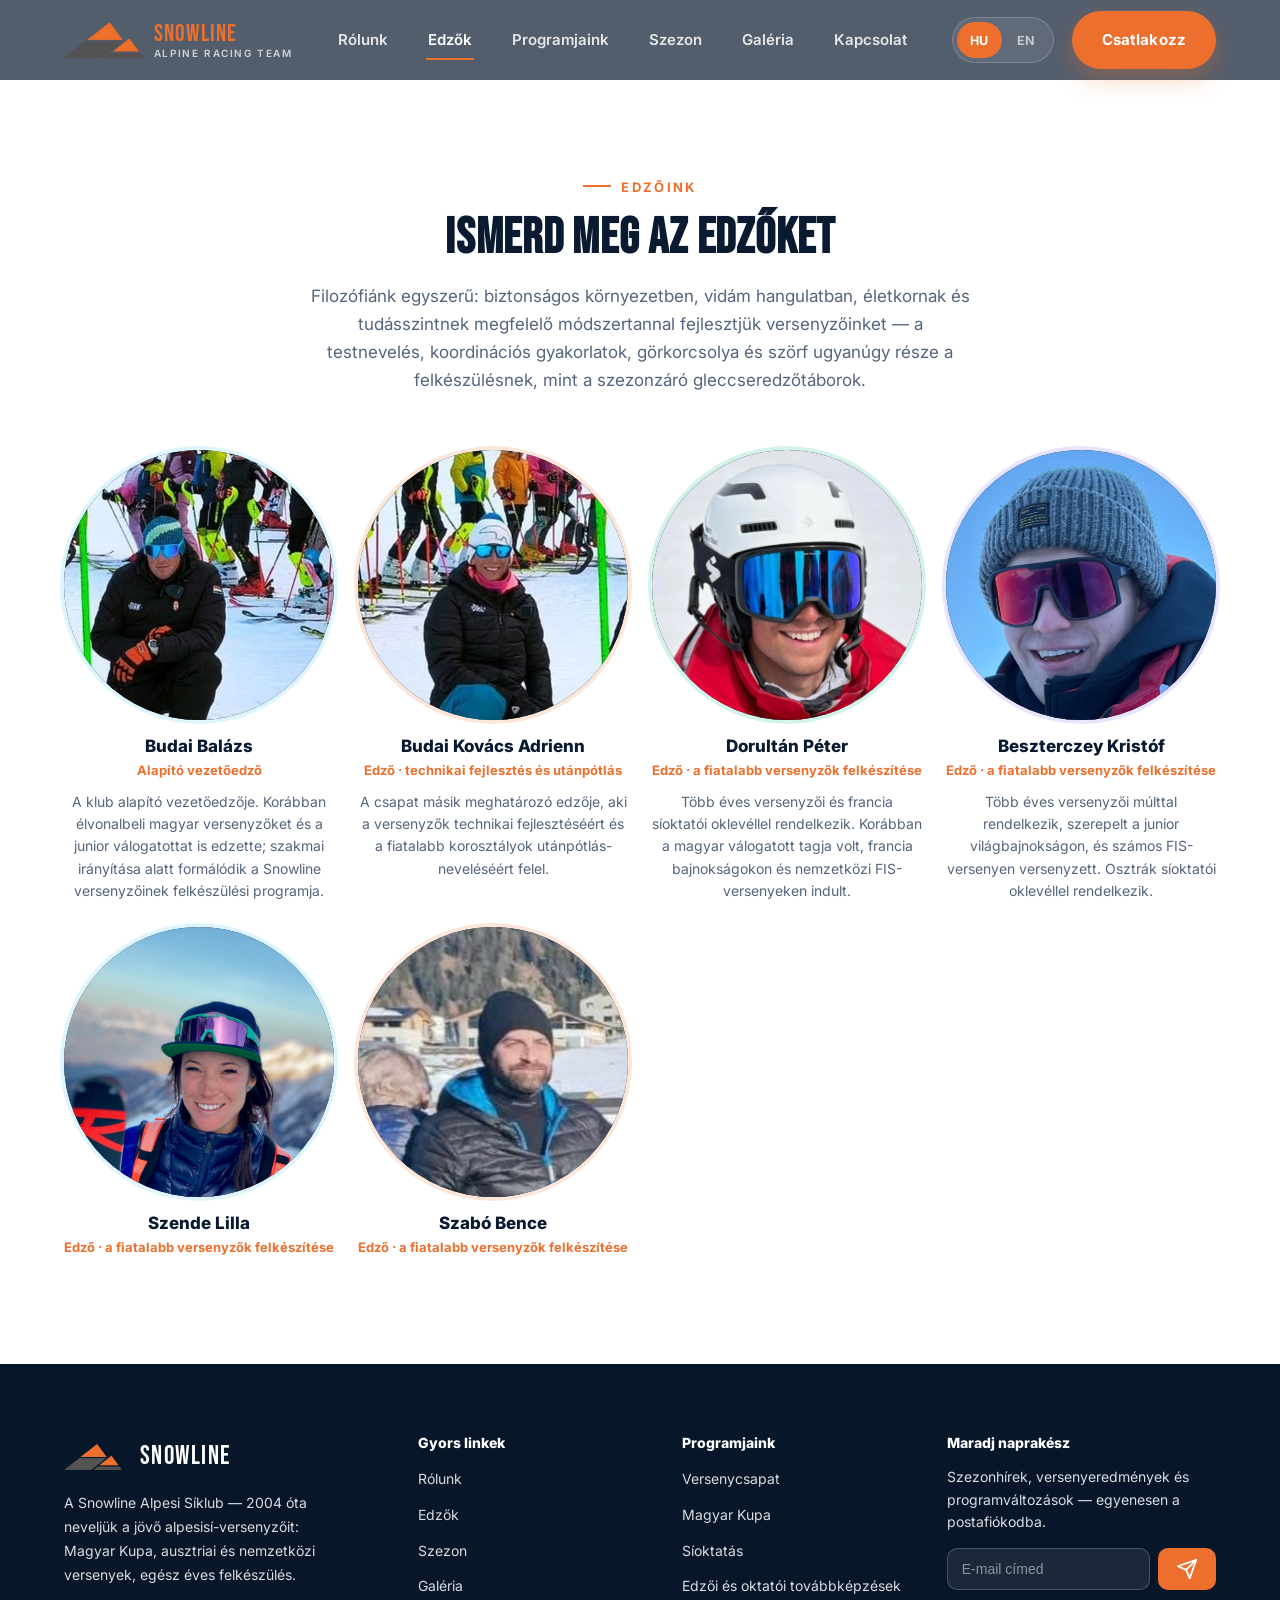
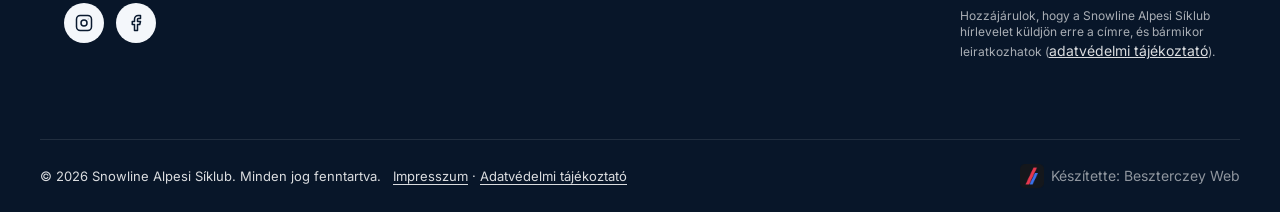
<file: coaches.html>
<!DOCTYPE html>
<html lang="en">
<head>
<meta charset="UTF-8">
<meta name="viewport" content="width=device-width, initial-scale=1.0">
<link rel="icon" type="image/png" href="/favicon-96x96.png" sizes="96x96" />
<link rel="icon" type="image/svg+xml" href="/favicon.svg" />
<link rel="shortcut icon" href="/favicon.ico" />
<link rel="apple-touch-icon" sizes="180x180" href="/apple-touch-icon.png" />
<meta name="apple-mobile-web-app-title" content="Snowline" />
<link rel="manifest" href="/site.webmanifest" />
<title>Edzők — Snowline Alpesi Síklub</title>
<meta name="description" content="Licensed, background-checked coaches with decades of combined racing and instruction experience.">
<link rel="preconnect" href="https://fonts.googleapis.com">
<link rel="preconnect" href="https://fonts.gstatic.com" crossorigin>
<link href="https://fonts.googleapis.com/css2?family=Bebas+Neue&family=Inter:wght@400;500;600;700;800&display=swap" rel="stylesheet">
<link rel="stylesheet" href="/styles.css">
</head>
<body>

<div class="scroll-progress" id="scrollProgress" aria-hidden="true"></div>

<a href="#main" class="skip-link" data-i18n="skip">Skip to content</a>


<header class="site-header">
  <div class="container nav">
    <a href="/" class="brand">
      <img src="/assets/logo-icon.png" alt="Snowline" class="brand-icon-img">
      <span class="brand-text">
        <span class="brand-name">Snowline</span>
        <span class="brand-sub">Alpine Racing Team</span>
      </span>
    </a>
    <nav class="nav-links" id="navLinks" aria-label="Primary">
      <a href="/about.html" data-i18n="navAbout">About</a>
      <a href="/coaches.html" aria-current="page" data-i18n="navCoaches">Coaches</a>
      <a href="/programs.html" data-i18n="navPrograms">Programs</a>
      <a href="/schedule.html" data-i18n="navSchedule">Schedule</a>
      <a href="/gallery.html" data-i18n="navGallery">Gallery</a>
      <a href="/contact.html" data-i18n="navContact">Contact</a>
      <a href="/contact.html" class="btn btn-primary mobile-cta" data-i18n="navJoin">Join the Team</a>
    </nav>
    <div class="nav-actions">
      <div class="lang-switch" role="group" aria-label="Nyelvválasztó / Language switch">
        <button type="button" id="btnHu" aria-pressed="true">HU</button>
        <button type="button" id="btnEn" aria-pressed="false">EN</button>
      </div>
      <a href="/contact.html" class="btn btn-primary" data-i18n="navJoin">Join the Team</a>
      <button class="nav-toggle" id="navToggle" aria-expanded="false" aria-controls="navLinks" aria-label="Toggle menu">
        <svg class="icon" id="menuIcon" viewBox="0 0 24 24" fill="none" stroke="currentColor" stroke-width="2" stroke-linecap="round" stroke-linejoin="round" aria-hidden="true"><line x1="4" y1="6" x2="20" y2="6"/><line x1="4" y1="12" x2="20" y2="12"/><line x1="4" y1="18" x2="20" y2="18"/></svg>
      </button>
    </div>
  </div>
</header>

<main id="main">

<!-- COACHES -->
  <section class="coaches" id="coaches">
    <div class="container">
      <div class="section-head reveal reveal-blur">
        <span class="eyebrow" data-i18n="coachesEyebrow">Our staff</span>
        <h2 data-i18n="coachesH2">Meet Your Coaches</h2>
        <p data-i18n="coachesLead">Licensed, background-checked coaches with decades of combined racing and instruction experience.</p>
      </div>
      <div class="coach-grid">
        <div class="coach-card reveal">
          <div class="coach-avatar"><img src="/assets/coach-balazs.jpg" alt="Budai Balázs"></div>
          <h3 data-i18n="coach1name">Budai Balázs</h3>
          <span class="coach-role" data-i18n="coach1role">Founder &amp; head coach</span>
          <p data-i18n="coach1bio">The club's founding head coach.</p>
        </div>
        <div class="coach-card reveal">
          <div class="coach-avatar"><img src="/assets/coach-adrienn.jpg" alt="Budai Kovács Adrienn"></div>
          <h3 data-i18n="coach2name">Budai Kovács Adrienn</h3>
          <span class="coach-role" data-i18n="coach2role">Coach · technique &amp; youth development</span>
          <p data-i18n="coach2bio">The team's other key coach.</p>
        </div>
        <div class="coach-card reveal">
          <div class="coach-avatar"><img src="/assets/coach-peter.jpg" alt="Dorultán Péter"></div>
          <h3 data-i18n="coach3name">Dorultán Péter</h3>
          <span class="coach-role" data-i18n="coach3role">Coach · former national team racer</span>
          <p data-i18n="coach3bio">Years of racing experience and French ski-school background.</p>
        </div>
        <div class="coach-card reveal">
          <div class="coach-avatar"><img src="/assets/coach-kristof.jpg" alt="Beszterczey Kristóf"></div>
          <h3 data-i18n="coach4name">Beszterczey Kristóf</h3>
          <span class="coach-role" data-i18n="coach4role">Coach · Austrian ski instructor certificate</span>
          <p data-i18n="coach4bio">Years of racing experience, including a junior world championship appearance.</p>
        </div>
        <div class="coach-card reveal">
          <div class="coach-avatar"><img src="/assets/coach-lilla.jpg" alt="Szende Lilla"></div>
          <h3 data-i18n="coach5name">Szende Lilla</h3>
          <span class="coach-role" data-i18n="coach5role">Coach · coaching the club's younger athletes</span>
        </div>
        <div class="coach-card reveal">
          <div class="coach-avatar"><img src="/assets/coach-bence.jpg" alt="Szabó Bence"></div>
          <h3 data-i18n="coach6name">Szabó Bence</h3>
          <span class="coach-role" data-i18n="coach6role">Coach · coaching the club's younger athletes</span>
        </div>
      </div>
    </div>
  </section>

</main>

<footer>
  <div class="container footer-grid">
    <div class="footer-brand">
      <a href="/" class="brand" style="color:#fff;">
        <img src="/assets/logo-icon.png" alt="Snowline" class="footer-icon-img">
        Snowline
      </a>
      <p data-i18n="footerBrandDesc">A community ski club for young athletes and families — race training, freestyle coaching and season-long adventure on the mountain.</p>
      <div class="social-row" style="margin-top:16px;">
        <a href="https://www.instagram.com/snowline_ski_team/" target="_blank" rel="noopener" aria-label="Instagram"><svg class="icon" viewBox="0 0 24 24" fill="none" stroke="currentColor" stroke-width="2" stroke-linecap="round" stroke-linejoin="round" aria-hidden="true"><rect x="2" y="2" width="20" height="20" rx="5"/><circle cx="12" cy="12" r="4"/><circle cx="17.5" cy="6.5" r="0.6" fill="currentColor" stroke="none"/></svg></a>
        <a href="https://www.facebook.com/snowlineklub" target="_blank" rel="noopener" aria-label="Facebook"><svg class="icon" viewBox="0 0 24 24" fill="none" stroke="currentColor" stroke-width="2" stroke-linecap="round" stroke-linejoin="round" aria-hidden="true"><path d="M18 2h-3a5 5 0 00-5 5v3H7v4h3v8h4v-8h3l1-4h-4V7a1 1 0 011-1h3z"/></svg></a>
      </div>
    </div>
    <div class="footer-col">
      <h4 data-i18n="footerQuickLinks">Quick Links</h4>
      <ul>
        <li><a href="/about.html" data-i18n="navAbout">About</a></li>
        <li><a href="/coaches.html" data-i18n="navCoaches">Coaches</a></li>
        <li><a href="/schedule.html" data-i18n="navSchedule">Schedule</a></li>
        <li><a href="/gallery.html" data-i18n="navGallery">Gallery</a></li>
      </ul>
    </div>
    <div class="footer-col">
      <h4 data-i18n="footerPrograms">Programs</h4>
      <ul>
        <li><a href="/programs.html" data-i18n="card1Title">Youth Development</a></li>
        <li><a href="/programs.html" data-i18n="footerAlpineRacing">Alpine Racing</a></li>
        <li><a href="/programs.html" data-i18n="card3Title">Freestyle & Freeride</a></li>
        <li><a href="/programs.html" data-i18n="card4Title">Adult Recreational</a></li>
      </ul>
    </div>
    <div class="footer-col">
      <h4 data-i18n="footerStayUpdated">Stay Updated</h4>
      <p style="font-size:14px;margin-bottom:14px;" data-i18n="footerNewsletterDesc">Season announcements, race results and schedule changes — straight to your inbox.</p>
      <form class="newsletter" id="newsletterForm" novalidate>
        <label for="newsletterEmail" class="sr-only" style="position:absolute;width:1px;height:1px;overflow:hidden;clip:rect(0,0,0,0);" data-i18n="footerNewsletterLabel">Email address</label>
        <input type="email" id="newsletterEmail" name="newsletterEmail" placeholder="Your email" required data-i18n-placeholder="footerNewsletterPh">
        <button type="submit" aria-label="Subscribe" id="newsletterSubmitBtn">
          <svg class="icon" width="16" height="16" viewBox="0 0 24 24" fill="none" stroke="currentColor" stroke-width="2" stroke-linecap="round" stroke-linejoin="round" aria-hidden="true"><line x1="22" y1="2" x2="11" y2="13"/><polygon points="22 2 15 22 11 13 2 9 22 2"/></svg>
        </button>
        <label class="newsletter-consent-row" for="newsletterConsent" style="display:flex;gap:6px;align-items:flex-start;font-size:12px;line-height:1.4;margin-top:10px;">
          <input type="checkbox" id="newsletterConsent" required style="margin-top:2px;flex-shrink:0;">
          <span data-i18n="footerNewsletterConsent">I agree that Snowline Alpine Ski Club may send newsletter emails to this address, and that I can unsubscribe at any time (<a href="/adatvedelem.html" target="_blank">privacy policy</a>).</span>
        </label>
        <div style="position:absolute;left:-9999px;top:-9999px;" aria-hidden="true">
          <label for="newsletterBotcheck">Leave this field empty</label>
          <input type="text" id="newsletterBotcheck" name="newsletterBotcheck" tabindex="-1" autocomplete="off">
        </div>
        <p class="newsletter-status" id="newsletterStatus" role="status" style="font-size:12px;margin-top:8px;min-height:14px;"></p>
        <span id="i18nNewsletterSending" data-i18n="footerNewsletterSending" hidden>Sending...</span>
        <span id="i18nNewsletterSuccess" data-i18n="footerNewsletterSuccess" hidden>Almost done — check your inbox to confirm your subscription.</span>
        <span id="i18nNewsletterError" data-i18n="footerNewsletterError" hidden>Something went wrong. Please try again later.</span>
      </form>
    </div>
  </div>
  <div class="container footer-bottom">
    <div class="footer-legal">
      <span data-i18n="footerCopyright">© 2026 Snowline Ski Club. All rights reserved.</span>
      <!-- Jogi linkek (korábban sablon-helyőrző szöveg volt itt) -->
      <span data-i18n="footerTemplateNote"><a href="/impresszum.html">Impresszum</a> · <a href="/adatvedelem.html">Adatvédelmi tájékoztató</a></span>
    </div>
    <!-- Készítői link: Beszterczey Web (korábban Besztweb, besztweb.vercel.app) → új domain: beszterczey.com -->
        <a href="https://beszterczey.com/" target="_blank" rel="noopener" class="credit-badge">
      <img src="/assets/Besztweb.png" alt="Beszterczey Web" class="credit-badge-icon">
      <span data-i18n="footerCredit">Készítette: Beszterczey Web</span>
    </a>
  </div>
</footer>

<script src="/i18n.js"></script>
<script src="/main.js"></script>
</body>
</html>
</file>
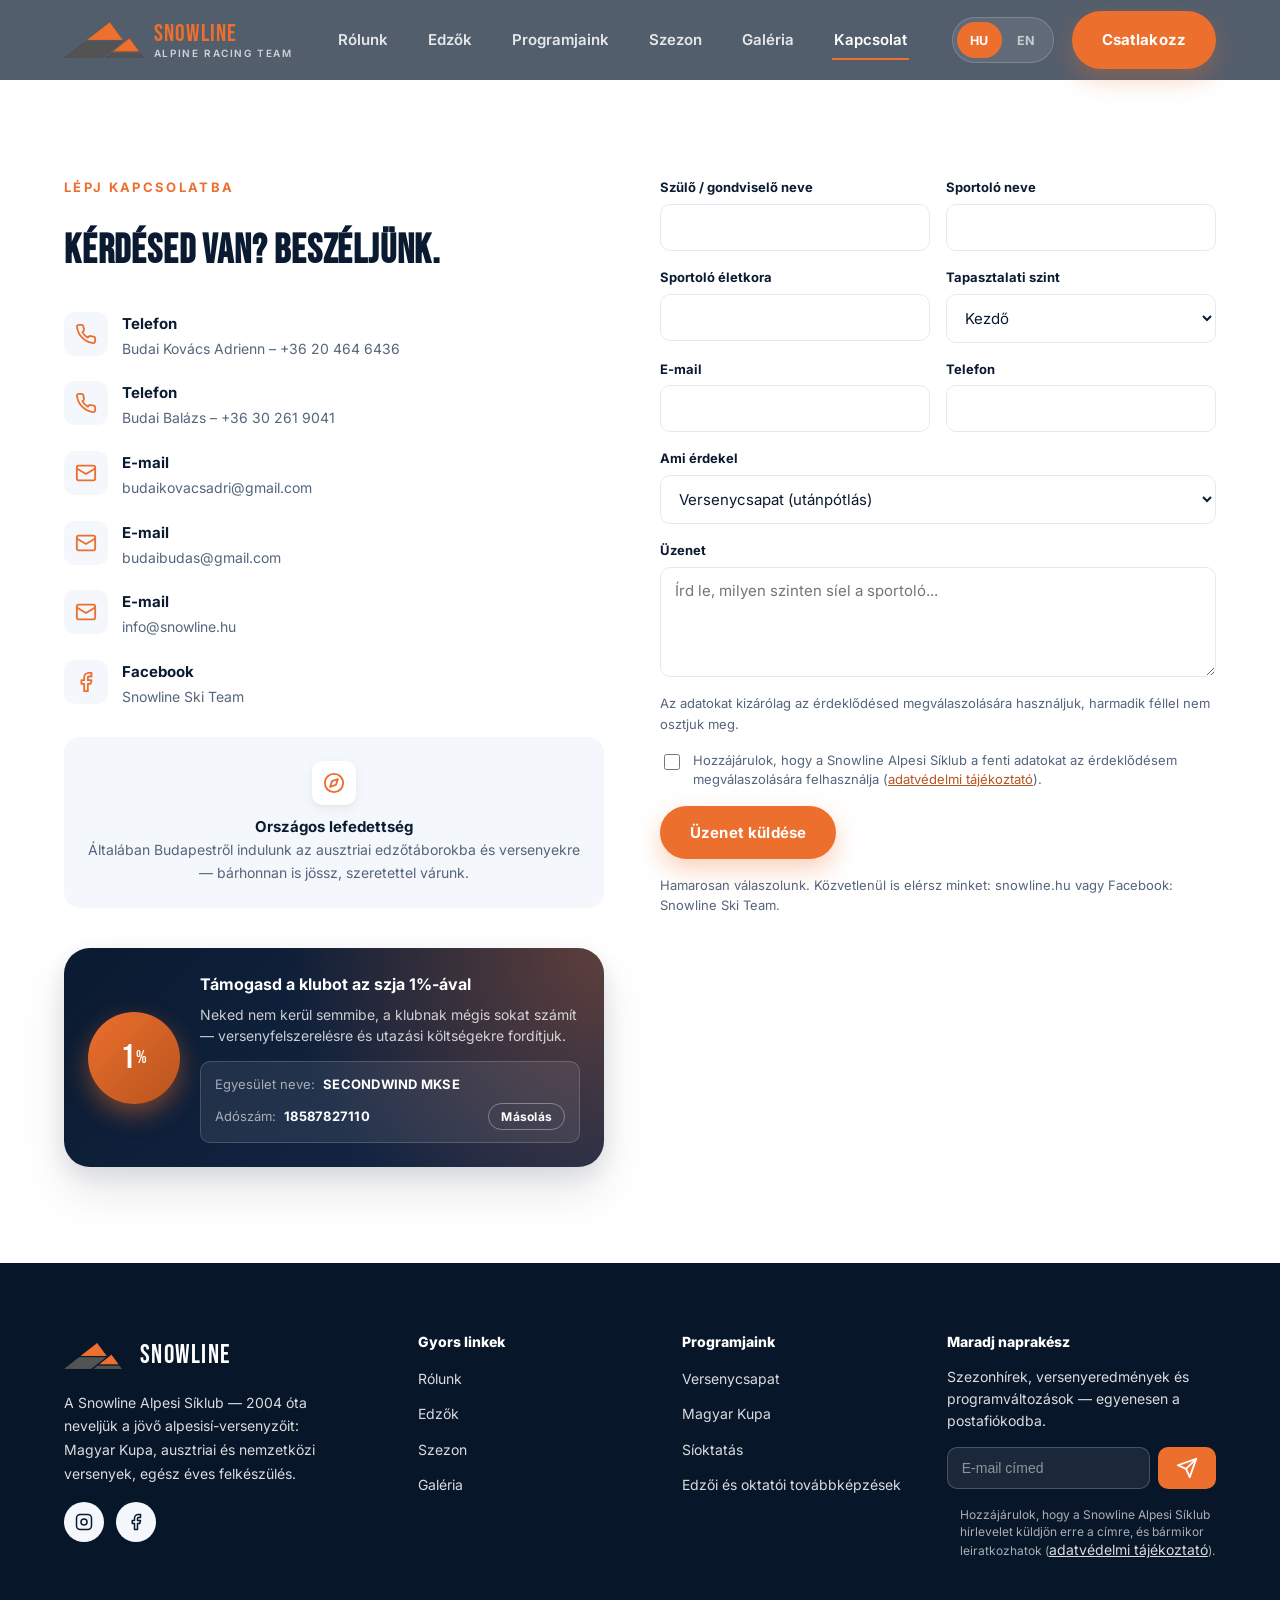
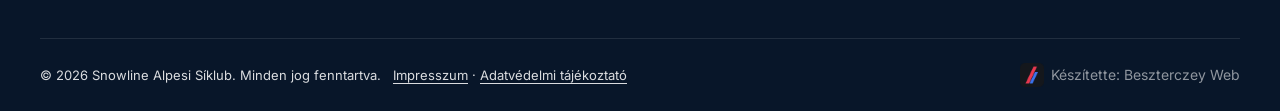
<file: contact.html>
<!DOCTYPE html>
<html lang="en">
<head>
<meta charset="UTF-8">
<meta name="viewport" content="width=device-width, initial-scale=1.0">
<link rel="icon" type="image/png" href="/favicon-96x96.png" sizes="96x96" />
<link rel="icon" type="image/svg+xml" href="/favicon.svg" />
<link rel="shortcut icon" href="/favicon.ico" />
<link rel="apple-touch-icon" sizes="180x180" href="/apple-touch-icon.png" />
<meta name="apple-mobile-web-app-title" content="Snowline" />
<link rel="manifest" href="/site.webmanifest" />
<title>Kapcsolat — Snowline Alpesi Síklub</title>
<meta name="description" content="Questions about joining Snowline Ski Club? Get in touch with the team.">
<link rel="preconnect" href="https://fonts.googleapis.com">
<link rel="preconnect" href="https://fonts.gstatic.com" crossorigin>
<link href="https://fonts.googleapis.com/css2?family=Bebas+Neue&family=Inter:wght@400;500;600;700;800&display=swap" rel="stylesheet">
<link rel="stylesheet" href="/styles.css">
</head>
<body>

<div class="scroll-progress" id="scrollProgress" aria-hidden="true"></div>

<a href="#main" class="skip-link" data-i18n="skip">Skip to content</a>


<header class="site-header">
  <div class="container nav">
    <a href="/" class="brand">
      <img src="/assets/logo-icon.png" alt="Snowline" class="brand-icon-img">
      <span class="brand-text">
        <span class="brand-name">Snowline</span>
        <span class="brand-sub">Alpine Racing Team</span>
      </span>
    </a>
    <nav class="nav-links" id="navLinks" aria-label="Primary">
      <a href="/about.html" data-i18n="navAbout">About</a>
      <a href="/coaches.html" data-i18n="navCoaches">Coaches</a>
      <a href="/programs.html" data-i18n="navPrograms">Programs</a>
      <a href="/schedule.html" data-i18n="navSchedule">Schedule</a>
      <a href="/gallery.html" data-i18n="navGallery">Gallery</a>
      <a href="/contact.html" aria-current="page" data-i18n="navContact">Contact</a>
      <a href="/contact.html" class="btn btn-primary mobile-cta" data-i18n="navJoin">Join the Team</a>
    </nav>
    <div class="nav-actions">
      <div class="lang-switch" role="group" aria-label="Nyelvválasztó / Language switch">
        <button type="button" id="btnHu" aria-pressed="true">HU</button>
        <button type="button" id="btnEn" aria-pressed="false">EN</button>
      </div>
      <a href="/contact.html" class="btn btn-primary" data-i18n="navJoin">Join the Team</a>
      <button class="nav-toggle" id="navToggle" aria-expanded="false" aria-controls="navLinks" aria-label="Toggle menu">
        <svg class="icon" id="menuIcon" viewBox="0 0 24 24" fill="none" stroke="currentColor" stroke-width="2" stroke-linecap="round" stroke-linejoin="round" aria-hidden="true"><line x1="4" y1="6" x2="20" y2="6"/><line x1="4" y1="12" x2="20" y2="12"/><line x1="4" y1="18" x2="20" y2="18"/></svg>
      </button>
    </div>
  </div>
</header>

<main id="main">

<!-- CONTACT -->
  <section class="contact" id="contact">
    <div class="container contact-grid">
      <div class="contact-info reveal">
        <span class="eyebrow" data-i18n="contactEyebrow">Get in touch</span>
        <h2 style="font-size:clamp(28px,4vw,40px);color:var(--color-primary);margin:12px 0 20px;" data-i18n="contactH2">Questions? Let's talk.</h2>
        <div class="info-row">
          <span class="icon-badge"><svg class="icon" viewBox="0 0 24 24" fill="none" stroke="currentColor" stroke-width="2" stroke-linecap="round" stroke-linejoin="round" aria-hidden="true"><path d="M22 16.9v3a2 2 0 01-2.2 2 19.8 19.8 0 01-8.6-3.1 19.5 19.5 0 01-6-6 19.8 19.8 0 01-3.1-8.7A2 2 0 014.1 2h3a2 2 0 012 1.7c.1 1 .3 2 .6 3a2 2 0 01-.4 2.1L8 10a16 16 0 006 6l1.2-1.3a2 2 0 012.1-.4c1 .3 2 .5 3 .6a2 2 0 011.7 2z"/></svg></span>
          <div><strong data-i18n="contactInfo2Label">Phone</strong><span><a href="tel:+36204646436">Budai Kovács Adrienn &ndash; +36 20 464 6436</a></span></div>
        </div>
        <div class="info-row">
          <span class="icon-badge"><svg class="icon" viewBox="0 0 24 24" fill="none" stroke="currentColor" stroke-width="2" stroke-linecap="round" stroke-linejoin="round" aria-hidden="true"><path d="M22 16.9v3a2 2 0 01-2.2 2 19.8 19.8 0 01-8.6-3.1 19.5 19.5 0 01-6-6 19.8 19.8 0 01-3.1-8.7A2 2 0 014.1 2h3a2 2 0 012 1.7c.1 1 .3 2 .6 3a2 2 0 01-.4 2.1L8 10a16 16 0 006 6l1.2-1.3a2 2 0 012.1-.4c1 .3 2 .5 3 .6a2 2 0 011.7 2z"/></svg></span>
          <div><strong data-i18n="contactInfo2Label">Phone</strong><span><a href="tel:+36302619041">Budai Balázs &ndash; +36 30 261 9041</a></span></div>
        </div>
        <div class="info-row">
          <span class="icon-badge"><svg class="icon" viewBox="0 0 24 24" fill="none" stroke="currentColor" stroke-width="2" stroke-linecap="round" stroke-linejoin="round" aria-hidden="true"><rect x="2" y="4" width="20" height="16" rx="2"/><path d="M2 7l10 6 10-6"/></svg></span>
          <div><strong data-i18n="contactInfo3Label">E-mail</strong><span><a href="mailto:budaikovacsadri@gmail.com" target="_blank" rel="noopener">budaikovacsadri@gmail.com</a></span></div>
        </div>
        <div class="info-row">
          <span class="icon-badge"><svg class="icon" viewBox="0 0 24 24" fill="none" stroke="currentColor" stroke-width="2" stroke-linecap="round" stroke-linejoin="round" aria-hidden="true"><rect x="2" y="4" width="20" height="16" rx="2"/><path d="M2 7l10 6 10-6"/></svg></span>
          <div><strong data-i18n="contactInfo3Label">E-mail</strong><span><a href="mailto:budaibudas@gmail.com" target="_blank" rel="noopener">budaibudas@gmail.com</a></span></div>
        </div>
        <div class="info-row">
          <span class="icon-badge"><svg class="icon" viewBox="0 0 24 24" fill="none" stroke="currentColor" stroke-width="2" stroke-linecap="round" stroke-linejoin="round" aria-hidden="true"><rect x="2" y="4" width="20" height="16" rx="2"/><path d="M2 7l10 6 10-6"/></svg></span>
          <div><strong data-i18n="contactInfo3Label">E-mail</strong><span><a href="mailto:info@snowline.hu" target="_blank" rel="noopener">info@snowline.hu</a></span></div>
        </div>
        <div class="info-row">
          <span class="icon-badge"><svg class="icon" viewBox="0 0 24 24" fill="none" stroke="currentColor" stroke-width="2" stroke-linecap="round" stroke-linejoin="round" aria-hidden="true"><path d="M18 2h-3a5 5 0 00-5 5v3H7v4h3v8h4v-8h3l1-4h-4V7a1 1 0 011-1h3z"/></svg></span>
          <div><strong data-i18n="contactInfo4Label">Facebook</strong><span data-i18n="contactHours">Snowline Ski Team</span></div>
        </div>
        <div class="coverage-highlight">
          <span class="icon-badge"><svg class="icon" viewBox="0 0 24 24" fill="none" stroke="currentColor" stroke-width="2" stroke-linecap="round" stroke-linejoin="round" aria-hidden="true"><circle cx="12" cy="12" r="10"/><polygon points="16.24 7.76 14.12 14.12 7.76 16.24 9.88 9.88 16.24 7.76"/></svg></span>
          <div>
            <strong data-i18n="contactCoverageTitle">Nationwide coverage</strong>
            <p data-i18n="contactCoverageDesc">We usually depart from Budapest to our training camps and races in Austria — wherever you're from, you're welcome to join us.</p>
          </div>
        </div>
        <div class="tax-highlight">
          <div class="tax-highlight-badge" aria-hidden="true">
            <span class="tax-highlight-num">1</span><span class="tax-highlight-pct">%</span>
          </div>
          <div class="tax-highlight-body">
            <strong data-i18n="contactTaxTitle">Support us with 1% of your tax (Hungary)</strong>
            <p data-i18n="contactTaxDesc">It costs you nothing, yet it makes a real difference for our young athletes' equipment and travel costs.</p>
            <div class="tax-chip">
              <div class="tax-chip-row">
                <span class="tax-chip-label" data-i18n="contactTaxOrgLabel">Association name:</span>
                <span class="tax-chip-value" data-i18n="contactTaxOrgPh">SECONDWIND MKSE</span>
              </div>
              <div class="tax-chip-row">
                <span class="tax-chip-label" data-i18n="contactTaxIdLabel">Tax ID:</span>
                <span class="tax-chip-value" id="taxIdValue" data-i18n="contactTaxIdPh">18587827110</span>
                <button type="button" class="tax-copy-btn" id="taxCopyBtn" data-i18n="contactTaxCopy" aria-label="Copy tax ID">Copy</button>
              </div>
            </div>
          </div>
        </div>
      </div>

      <form class="contact-form reveal" id="contactForm" novalidate>
        <div class="form-row">
          <div class="field">
            <label for="parentName" data-i18n="formParentName">Parent / Guardian Name</label>
            <input type="text" id="parentName" name="parentName" required autocomplete="name">
          </div>
          <div class="field">
            <label for="athleteName" data-i18n="formAthleteName">Athlete's Name</label>
            <input type="text" id="athleteName" name="athleteName" required>
          </div>
        </div>
        <div class="form-row">
          <div class="field">
            <label for="athleteAge" data-i18n="formAthleteAge">Athlete Age</label>
            <input type="number" id="athleteAge" name="athleteAge" min="3" max="99" required>
          </div>
          <div class="field">
            <label for="experienceLevel" data-i18n="formExperienceLevel">Experience Level</label>
            <select id="experienceLevel" name="experienceLevel">
              <option data-i18n="formExpBeginner">Beginner</option>
              <option data-i18n="formExpIntermediate">Intermediate</option>
              <option data-i18n="formExpRacing">Competitive / Racing</option>
            </select>
          </div>
        </div>
        <div class="form-row">
          <div class="field">
            <label for="email" data-i18n="formEmail">Email</label>
            <input type="email" id="email" name="email" required autocomplete="email">
          </div>
          <div class="field">
            <label for="phone" data-i18n="formPhone">Phone</label>
            <input type="tel" id="phone" name="phone" autocomplete="tel">
          </div>
        </div>
        <div class="field">
          <label for="program" data-i18n="formProgram">Program of Interest</label>
          <select id="program" name="program">
            <option data-i18n="formOpt1">Race team (youth)</option>
            <option data-i18n="formOpt2">Ski lessons — children</option>
            <option data-i18n="formOpt3">Ski lessons — adults</option>
            <option data-i18n="formOpt4">Advanced training</option>
          </select>
        </div>
        <div class="field">
          <label for="message" data-i18n="formMessage">Message</label>
          <textarea id="message" name="message" placeholder="Tell us about your athlete's experience level..." data-i18n-placeholder="formMessagePh"></textarea>
        </div>

        <p class="form-note" style="margin:0;" data-i18n="privacyNoteText">We only use this information to respond to your inquiry about our ski programmes and never share it with third parties.</p>

        <label class="consent-row" for="consent">
          <input type="checkbox" id="consent" name="consent" required>
          <span data-i18n="formConsent">I agree that Snowline Alpine Ski Club may use the information above to respond to this inquiry.</span>
        </label>

        <div style="position:absolute;left:-9999px;top:-9999px;" aria-hidden="true">
          <label for="botcheck">Leave this field empty</label>
          <input type="text" id="botcheck" name="botcheck" tabindex="-1" autocomplete="off">
        </div>

        <button type="submit" class="btn btn-primary" id="contactSubmitBtn" style="align-self:flex-start;" data-i18n="formSubmit">Submit Inquiry</button>
        <p class="form-note" data-i18n="formNote">We'll get back to you soon. You can also reach us directly at snowline.hu or on Facebook: Snowline Ski Team.</p>

        <span id="i18nSendingText" data-i18n="formSending" hidden>Sending...</span>

        <div class="form-success" id="formSuccess" role="status">
          <svg class="icon" viewBox="0 0 24 24" fill="none" stroke="currentColor" stroke-width="2" stroke-linecap="round" stroke-linejoin="round" aria-hidden="true"><polyline points="20 6 9 17 4 12"/></svg>
          <span data-i18n="formSuccess">Thanks — we've received your message and will be in touch.</span>
        </div>
        <div class="form-error" id="formError" role="alert">
          <span data-i18n="formError">Something went wrong sending your message. Please try again, or email us directly.</span>
        </div>
      </form>
    </div>
  </section>

</main>

<footer>
  <div class="container footer-grid">
    <div class="footer-brand">
      <a href="/" class="brand" style="color:#fff;">
        <img src="/assets/logo-icon.png" alt="Snowline" class="footer-icon-img">
        Snowline
      </a>
      <p data-i18n="footerBrandDesc">A community ski club for young athletes and families — race training, freestyle coaching and season-long adventure on the mountain.</p>
      <div class="social-row" style="margin-top:16px;">
        <a href="https://www.instagram.com/snowline_ski_team/" target="_blank" rel="noopener" aria-label="Instagram"><svg class="icon" viewBox="0 0 24 24" fill="none" stroke="currentColor" stroke-width="2" stroke-linecap="round" stroke-linejoin="round" aria-hidden="true"><rect x="2" y="2" width="20" height="20" rx="5"/><circle cx="12" cy="12" r="4"/><circle cx="17.5" cy="6.5" r="0.6" fill="currentColor" stroke="none"/></svg></a>
        <a href="https://www.facebook.com/snowlineklub" target="_blank" rel="noopener" aria-label="Facebook"><svg class="icon" viewBox="0 0 24 24" fill="none" stroke="currentColor" stroke-width="2" stroke-linecap="round" stroke-linejoin="round" aria-hidden="true"><path d="M18 2h-3a5 5 0 00-5 5v3H7v4h3v8h4v-8h3l1-4h-4V7a1 1 0 011-1h3z"/></svg></a>
      </div>
    </div>
    <div class="footer-col">
      <h4 data-i18n="footerQuickLinks">Quick Links</h4>
      <ul>
        <li><a href="/about.html" data-i18n="navAbout">About</a></li>
        <li><a href="/coaches.html" data-i18n="navCoaches">Coaches</a></li>
        <li><a href="/schedule.html" data-i18n="navSchedule">Schedule</a></li>
        <li><a href="/gallery.html" data-i18n="navGallery">Gallery</a></li>
      </ul>
    </div>
    <div class="footer-col">
      <h4 data-i18n="footerPrograms">Programs</h4>
      <ul>
        <li><a href="/programs.html" data-i18n="card1Title">Youth Development</a></li>
        <li><a href="/programs.html" data-i18n="footerAlpineRacing">Alpine Racing</a></li>
        <li><a href="/programs.html" data-i18n="card3Title">Freestyle & Freeride</a></li>
        <li><a href="/programs.html" data-i18n="card4Title">Adult Recreational</a></li>
      </ul>
    </div>
    <div class="footer-col">
      <h4 data-i18n="footerStayUpdated">Stay Updated</h4>
      <p style="font-size:14px;margin-bottom:14px;" data-i18n="footerNewsletterDesc">Season announcements, race results and schedule changes — straight to your inbox.</p>
      <form class="newsletter" id="newsletterForm" novalidate>
        <label for="newsletterEmail" class="sr-only" style="position:absolute;width:1px;height:1px;overflow:hidden;clip:rect(0,0,0,0);" data-i18n="footerNewsletterLabel">Email address</label>
        <input type="email" id="newsletterEmail" name="newsletterEmail" placeholder="Your email" required data-i18n-placeholder="footerNewsletterPh">
        <button type="submit" aria-label="Subscribe" id="newsletterSubmitBtn">
          <svg class="icon" width="16" height="16" viewBox="0 0 24 24" fill="none" stroke="currentColor" stroke-width="2" stroke-linecap="round" stroke-linejoin="round" aria-hidden="true"><line x1="22" y1="2" x2="11" y2="13"/><polygon points="22 2 15 22 11 13 2 9 22 2"/></svg>
        </button>
        <label class="newsletter-consent-row" for="newsletterConsent" style="display:flex;gap:6px;align-items:flex-start;font-size:12px;line-height:1.4;margin-top:10px;">
          <input type="checkbox" id="newsletterConsent" required style="margin-top:2px;flex-shrink:0;">
          <span data-i18n="footerNewsletterConsent">I agree that Snowline Alpine Ski Club may send newsletter emails to this address, and that I can unsubscribe at any time (<a href="/adatvedelem.html" target="_blank">privacy policy</a>).</span>
        </label>
        <div style="position:absolute;left:-9999px;top:-9999px;" aria-hidden="true">
          <label for="newsletterBotcheck">Leave this field empty</label>
          <input type="text" id="newsletterBotcheck" name="newsletterBotcheck" tabindex="-1" autocomplete="off">
        </div>
        <p class="newsletter-status" id="newsletterStatus" role="status" style="font-size:12px;margin-top:8px;min-height:14px;"></p>
        <span id="i18nNewsletterSending" data-i18n="footerNewsletterSending" hidden>Sending...</span>
        <span id="i18nNewsletterSuccess" data-i18n="footerNewsletterSuccess" hidden>Almost done — check your inbox to confirm your subscription.</span>
        <span id="i18nNewsletterError" data-i18n="footerNewsletterError" hidden>Something went wrong. Please try again later.</span>
      </form>
    </div>
  </div>
  <div class="container footer-bottom">
    <div class="footer-legal">
      <span data-i18n="footerCopyright">© 2026 Snowline Ski Club. All rights reserved.</span>
      <!-- Jogi linkek (korábban sablon-helyőrző szöveg volt itt) -->
      <span data-i18n="footerTemplateNote"><a href="/impresszum.html">Impresszum</a> · <a href="/adatvedelem.html">Adatvédelmi tájékoztató</a></span>
    </div>
    <!-- Készítői link: Beszterczey Web (korábban Besztweb, besztweb.vercel.app) → új domain: beszterczey.com -->
        <a href="https://beszterczey.com/" target="_blank" rel="noopener" class="credit-badge">
      <img src="/assets/Besztweb.png" alt="Beszterczey Web" class="credit-badge-icon">
      <span data-i18n="footerCredit">Készítette: Beszterczey Web</span>
    </a>
  </div>
</footer>

<script src="/i18n.js"></script>
<script src="/main.js"></script>
<script>
(function(){
  var form = document.getElementById('contactForm');
  var success = document.getElementById('formSuccess');
  var errorBox = document.getElementById('formError');
  var submitBtn = document.getElementById('contactSubmitBtn');
  var sendingLabel = document.getElementById('i18nSendingText');
  var taxCopyBtn = document.getElementById('taxCopyBtn');
  var taxIdValue = document.getElementById('taxIdValue');
  if(taxCopyBtn && taxIdValue){
    var copiedLabel = { hu: 'Másolva!', en: 'Copied!' };
    taxCopyBtn.addEventListener('click', function(){
      var text = taxIdValue.textContent.trim();
      function showCopied(){
        var lang = document.documentElement.lang === 'en' ? 'en' : 'hu';
        var original = taxCopyBtn.textContent;
        taxCopyBtn.textContent = copiedLabel[lang];
        taxCopyBtn.classList.add('copied');
        setTimeout(function(){
          taxCopyBtn.textContent = original;
          taxCopyBtn.classList.remove('copied');
        }, 1800);
      }
      if(navigator.clipboard && navigator.clipboard.writeText){
        navigator.clipboard.writeText(text).then(showCopied).catch(function(){});
      } else {
        var ta = document.createElement('textarea');
        ta.value = text;
        ta.style.position = 'fixed';
        ta.style.opacity = '0';
        document.body.appendChild(ta);
        ta.focus();
        ta.select();
        try { document.execCommand('copy'); showCopied(); } catch(e){}
        document.body.removeChild(ta);
      }
    });
  }

  if(form){
    form.addEventListener('submit', function(e){
      e.preventDefault();
      if(!form.checkValidity()){ form.reportValidity(); return; }

      success.classList.remove('visible');
      errorBox.classList.remove('visible');

      var originalLabel = submitBtn.textContent;
      submitBtn.disabled = true;
      if(sendingLabel){ submitBtn.textContent = sendingLabel.textContent; }

      var payload = {
        parentName: form.parentName.value,
        athleteName: form.athleteName.value,
        athleteAge: form.athleteAge.value,
        experienceLevel: form.experienceLevel.value,
        email: form.email.value,
        phone: form.phone.value,
        program: form.program.value,
        message: form.message.value,
        consent: form.consent.checked,
        botcheck: form.botcheck.value
      };

      fetch('/api/contact', {
        method: 'POST',
        headers: { 'Content-Type': 'application/json' },
        body: JSON.stringify(payload)
      }).then(function(res){
        return res.json().catch(function(){ return {}; }).then(function(json){
          return { ok: res.ok && json.ok, json: json };
        });
      }).then(function(result){
        submitBtn.disabled = false;
        submitBtn.textContent = originalLabel;
        if(result.ok){
          success.classList.add('visible');
          form.reset();
        } else {
          errorBox.classList.add('visible');
        }
      }).catch(function(){
        submitBtn.disabled = false;
        submitBtn.textContent = originalLabel;
        errorBox.classList.add('visible');
      });
    });
  }
})();
</script>
</body>
</html>
</file>
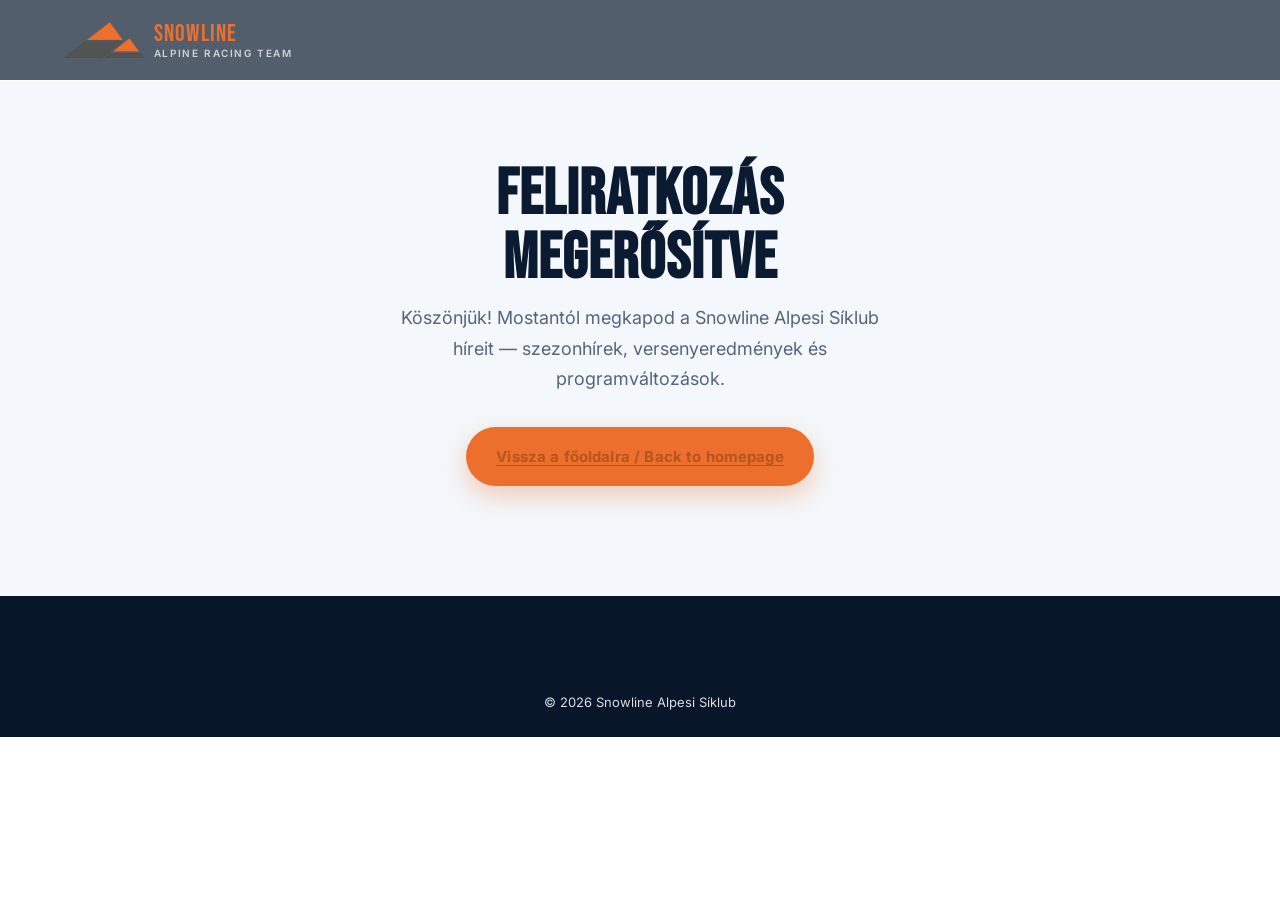
<file: feliratkozas-megerositve.html>
<!DOCTYPE html>
<html lang="hu">
<head>
<meta charset="UTF-8">
<meta name="viewport" content="width=device-width, initial-scale=1.0">
<link rel="icon" type="image/png" href="/favicon-96x96.png" sizes="96x96" />
<link rel="icon" type="image/svg+xml" href="/favicon.svg" />
<link rel="shortcut icon" href="/favicon.ico" />
<link rel="apple-touch-icon" sizes="180x180" href="/apple-touch-icon.png" />
<meta name="apple-mobile-web-app-title" content="Snowline" />
<link rel="manifest" href="/site.webmanifest" />
<title>Feliratkozás megerősítve — Snowline Alpesi Síklub</title>
<meta name="robots" content="noindex">
<link rel="preconnect" href="https://fonts.googleapis.com">
<link rel="preconnect" href="https://fonts.gstatic.com" crossorigin>
<link href="https://fonts.googleapis.com/css2?family=Bebas+Neue&family=Inter:wght@400;500;600;700;800&display=swap" rel="stylesheet">
<link rel="stylesheet" href="/styles.css">
</head>
<body>

<header class="site-header">
  <div class="container nav">
    <a href="/" class="brand">
      <img src="/assets/logo-icon.png" alt="Snowline" class="brand-icon-img">
      <span class="brand-text">
        <span class="brand-name">Snowline</span>
        <span class="brand-sub">Alpine Racing Team</span>
      </span>
    </a>
  </div>
</header>

<main id="main">
  <section class="legal">
    <div class="container legal-wrap" style="text-align:center;max-width:560px;">

      <div id="stateOk">
        <div lang="hu">
          <h1>Feliratkozás megerősítve</h1>
          <p class="legal-lead">Köszönjük! Mostantól megkapod a Snowline Alpesi Síklub híreit — szezonhírek, versenyeredmények és programváltozások.</p>
        </div>
        <div lang="en" style="margin-top:20px;">
          <h1>Subscription confirmed</h1>
          <p class="legal-lead">Thanks! You'll now receive news from Snowline Alpine Ski Club — season announcements, race results and schedule changes.</p>
        </div>
        <p id="unsubLine" style="margin-top:24px;font-size:13px;color:var(--color-text-muted);"></p>
      </div>

      <div id="stateError" hidden>
        <div lang="hu">
          <h1>A link lejárt vagy érvénytelen</h1>
          <p class="legal-lead">Kérjük, iratkozz fel újra a snowline.hu oldal alján található űrlappal.</p>
        </div>
        <div lang="en" style="margin-top:20px;">
          <h1>This link expired or is invalid</h1>
          <p class="legal-lead">Please subscribe again using the form at the bottom of snowline.hu.</p>
        </div>
      </div>

      <p style="margin-top:32px;"><a href="/" class="btn btn-primary">Vissza a főoldalra / Back to homepage</a></p>
    </div>
  </section>
</main>

<footer>
  <div class="container footer-bottom" style="justify-content:center;">
    <span>© 2026 Snowline Alpesi Síklub</span>
  </div>
</footer>

<script>
(function(){
  var params = new URLSearchParams(window.location.search);
  var status = params.get('status');
  var u = params.get('u');
  if(status === 'error'){
    document.getElementById('stateOk').hidden = true;
    document.getElementById('stateError').hidden = false;
  } else if(u){
    var line = document.getElementById('unsubLine');
    if(line){
      line.innerHTML = 'Ha mégsem szeretnéd — <a href="/api/unsubscribe?token=' + encodeURIComponent(u) + '">leiratkozás</a> / If you change your mind — <a href="/api/unsubscribe?token=' + encodeURIComponent(u) + '">unsubscribe</a>';
    }
  }
})();
</script>
</body>
</html>
</file>
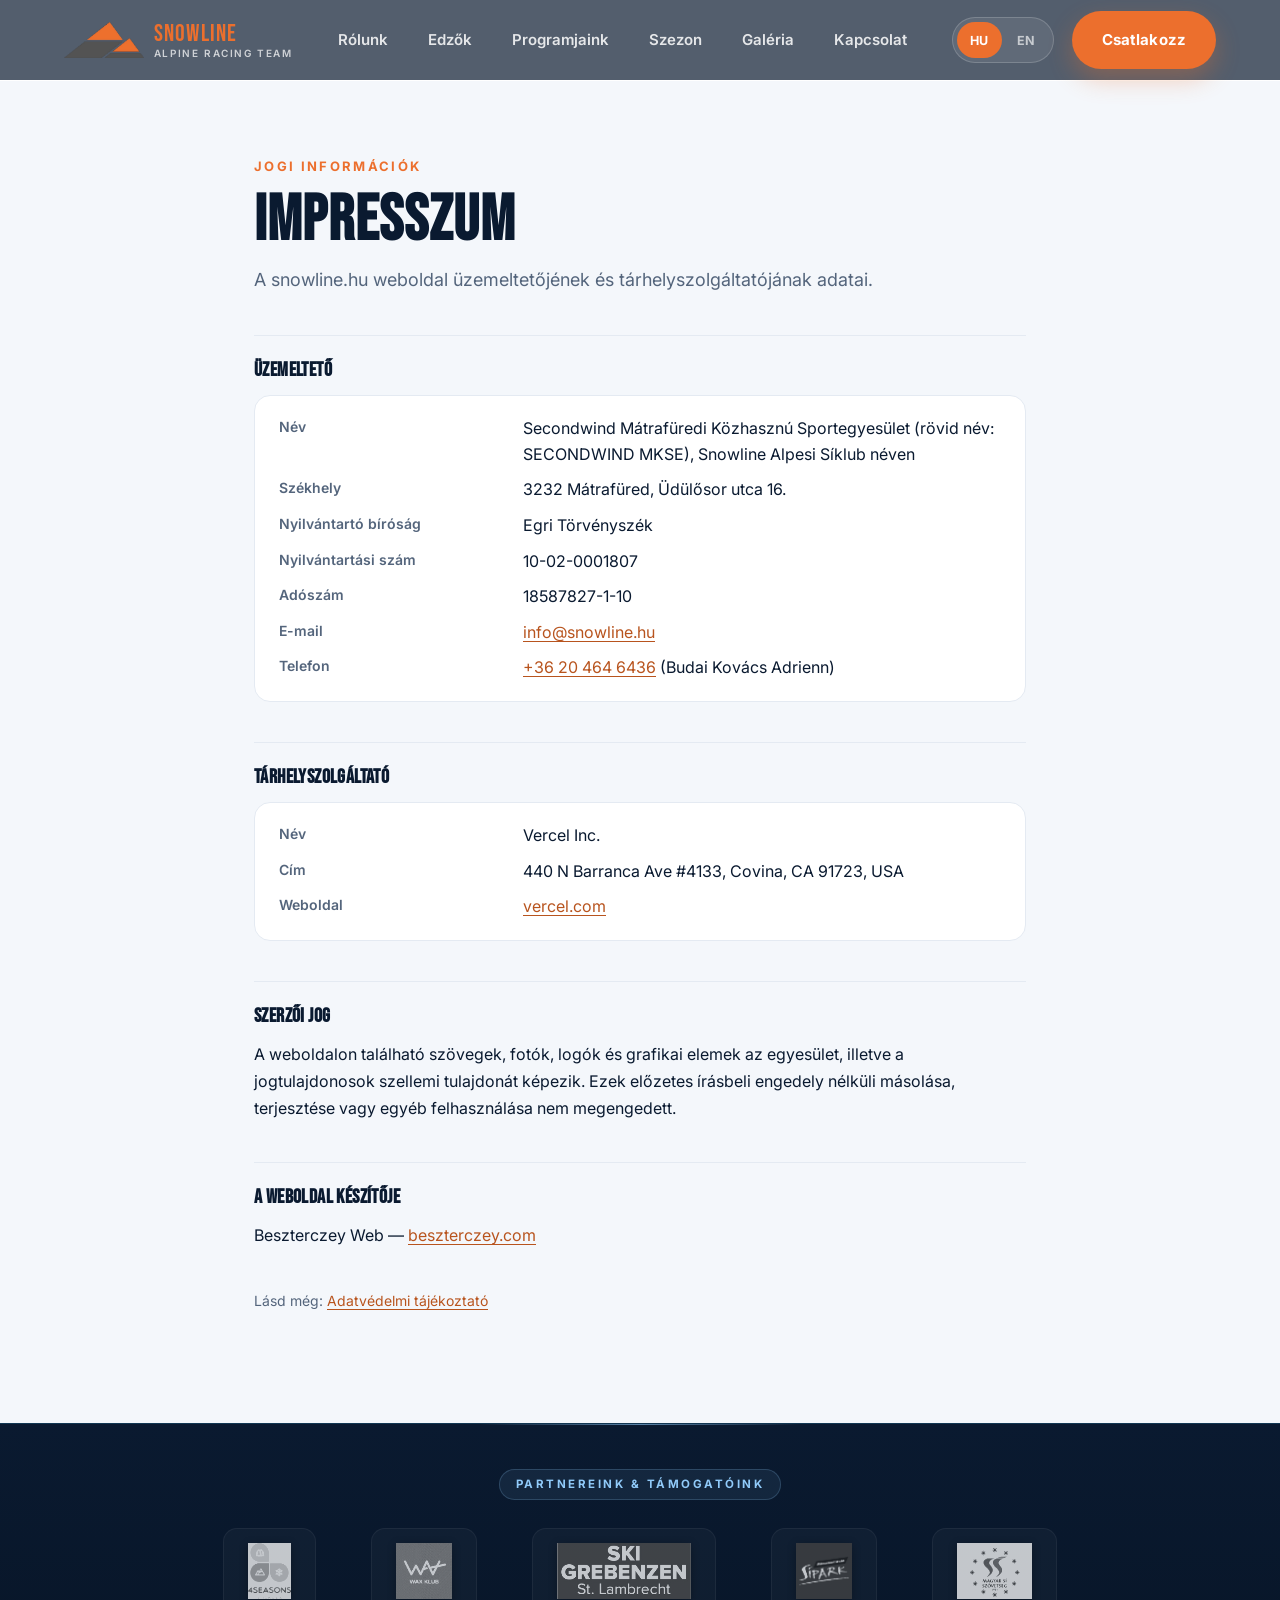
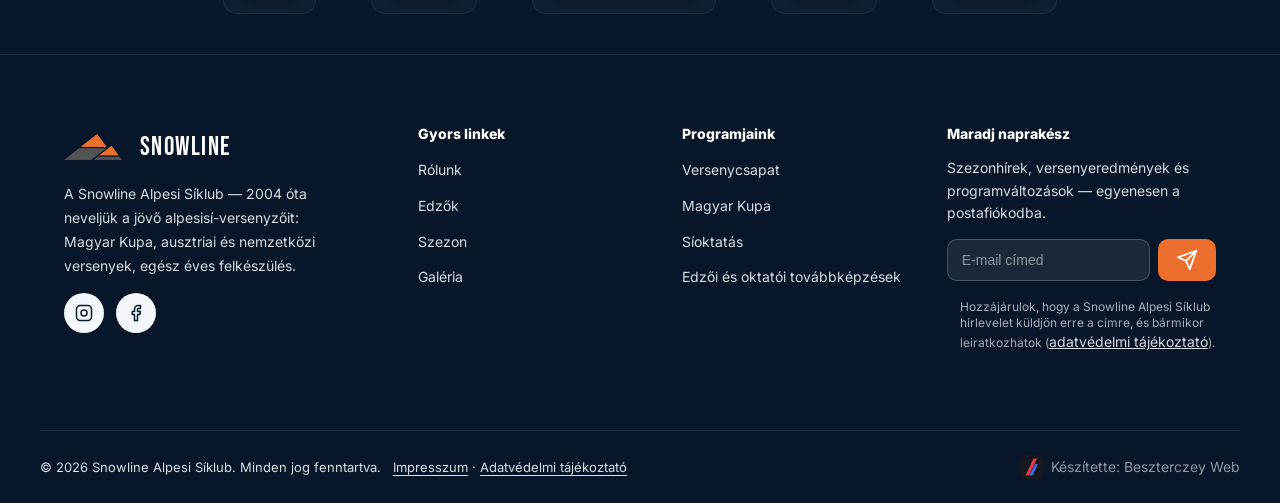
<file: impresszum.html>
<!DOCTYPE html>
<html lang="hu">
<head>
<meta charset="UTF-8">
<meta name="viewport" content="width=device-width, initial-scale=1.0">
<link rel="icon" type="image/png" href="/favicon-96x96.png" sizes="96x96" />
<link rel="icon" type="image/svg+xml" href="/favicon.svg" />
<link rel="shortcut icon" href="/favicon.ico" />
<link rel="apple-touch-icon" sizes="180x180" href="/apple-touch-icon.png" />
<meta name="apple-mobile-web-app-title" content="Snowline" />
<link rel="manifest" href="/site.webmanifest" />
<title>Impresszum — Snowline Alpesi Síklub</title>
<meta name="description" content="A snowline.hu üzemeltetőjének (Secondwind Mátrafüredi Közhasznú Sportegyesület) és tárhelyszolgáltatójának adatai.">
<link rel="canonical" href="https://snowline.hu/impresszum.html">
<link rel="preconnect" href="https://fonts.googleapis.com">
<link rel="preconnect" href="https://fonts.gstatic.com" crossorigin>
<link href="https://fonts.googleapis.com/css2?family=Bebas+Neue&family=Inter:wght@400;500;600;700;800&display=swap" rel="stylesheet">
<link rel="stylesheet" href="/styles.css">
</head>
<body>

<div class="scroll-progress" id="scrollProgress" aria-hidden="true"></div>

<a href="#main" class="skip-link" data-i18n="skip">Skip to content</a>


<header class="site-header">
  <div class="container nav">
    <a href="/" class="brand">
      <img src="/assets/logo-icon.png" alt="Snowline" class="brand-icon-img">
      <span class="brand-text">
        <span class="brand-name">Snowline</span>
        <span class="brand-sub">Alpine Racing Team</span>
      </span>
    </a>
    <nav class="nav-links" id="navLinks" aria-label="Primary">
      <a href="/about.html" data-i18n="navAbout">About</a>
      <a href="/coaches.html" data-i18n="navCoaches">Coaches</a>
      <a href="/programs.html" data-i18n="navPrograms">Programs</a>
      <a href="/schedule.html" data-i18n="navSchedule">Schedule</a>
      <a href="/gallery.html" data-i18n="navGallery">Gallery</a>
      <a href="/contact.html" data-i18n="navContact">Contact</a>
      <a href="/contact.html" class="btn btn-primary mobile-cta" data-i18n="navJoin">Join the Team</a>
    </nav>
    <div class="nav-actions">
      <div class="lang-switch" role="group" aria-label="Nyelvválasztó / Language switch">
        <button type="button" id="btnHu" aria-pressed="true">HU</button>
        <button type="button" id="btnEn" aria-pressed="false">EN</button>
      </div>
      <a href="/contact.html" class="btn btn-primary" data-i18n="navJoin">Join the Team</a>
      <button class="nav-toggle" id="navToggle" aria-expanded="false" aria-controls="navLinks" aria-label="Toggle menu">
        <svg class="icon" id="menuIcon" viewBox="0 0 24 24" fill="none" stroke="currentColor" stroke-width="2" stroke-linecap="round" stroke-linejoin="round" aria-hidden="true"><line x1="4" y1="6" x2="20" y2="6"/><line x1="4" y1="12" x2="20" y2="12"/><line x1="4" y1="18" x2="20" y2="18"/></svg>
      </button>
    </div>
  </div>
</header>

<main id="main">

<!-- IMPRESSZUM — az elektronikus kereskedelmi szolgáltatásokról szóló 2001. évi CVIII. törvény (Ekertv.) 4. §
     szerinti kötelező adatok. Az adatok forrása: céginformáció / civil szervezetek nyilvántartása (2026-10). -->
  <section class="legal">
    <div class="container legal-wrap">

      <div lang="hu">
        <span class="eyebrow">Jogi információk</span>
        <h1>Impresszum</h1>
        <p class="legal-lead">A snowline.hu weboldal üzemeltetőjének és tárhelyszolgáltatójának adatai.</p>

        <h2>Üzemeltető</h2>
        <dl class="legal-dl">
          <dt>Név</dt><dd>Secondwind Mátrafüredi Közhasznú Sportegyesület (rövid név: SECONDWIND MKSE), Snowline Alpesi Síklub néven</dd>
          <dt>Székhely</dt><dd>3232 Mátrafüred, Üdülősor utca 16.</dd>
          <dt>Nyilvántartó bíróság</dt><dd>Egri Törvényszék</dd>
          <dt>Nyilvántartási szám</dt><dd>10-02-0001807</dd>
          <dt>Adószám</dt><dd>18587827-1-10</dd>
          <dt>E-mail</dt><dd><a href="mailto:info@snowline.hu">info@snowline.hu</a></dd>
          <dt>Telefon</dt><dd><a href="tel:+36204646436">+36 20 464 6436</a> (Budai Kovács Adrienn)</dd>
        </dl>

        <h2>Tárhelyszolgáltató</h2>
        <dl class="legal-dl">
          <dt>Név</dt><dd>Vercel Inc.</dd>
          <dt>Cím</dt><dd>440 N Barranca Ave #4133, Covina, CA 91723, USA</dd>
          <dt>Weboldal</dt><dd><a href="https://vercel.com" target="_blank" rel="noopener">vercel.com</a></dd>
        </dl>

        <h2>Szerzői jog</h2>
        <p>A weboldalon található szövegek, fotók, logók és grafikai elemek az egyesület, illetve a jogtulajdonosok szellemi tulajdonát képezik. Ezek előzetes írásbeli engedely nélküli másolása, terjesztése vagy egyéb felhasználása nem megengedett.</p>

        <h2>A weboldal készítője</h2>
        <p>Beszterczey Web — <a href="https://beszterczey.com/" target="_blank" rel="noopener">beszterczey.com</a></p>

        <p class="legal-meta">Lásd még: <a href="/adatvedelem.html">Adatvédelmi tájékoztató</a></p>
      </div>

      <div lang="en">
        <span class="eyebrow">Legal information</span>
        <h1>Legal notice</h1>
        <p class="legal-lead">Details of the operator and hosting provider of snowline.hu.</p>

        <h2>Operator</h2>
        <dl class="legal-dl">
          <dt>Name</dt><dd>Secondwind Mátrafüredi Közhasznú Sportegyesület (short name: SECONDWIND MKSE), operating as Snowline Alpine Ski Club</dd>
          <dt>Registered seat</dt><dd>Üdülősor utca 16., 3232 Mátrafüred, Hungary</dd>
          <dt>Registering court</dt><dd>Eger Regional Court (Egri Törvényszék)</dd>
          <dt>Registration number</dt><dd>10-02-0001807</dd>
          <dt>Tax number</dt><dd>18587827-1-10</dd>
          <dt>Email</dt><dd><a href="mailto:info@snowline.hu">info@snowline.hu</a></dd>
          <dt>Phone</dt><dd><a href="tel:+36204646436">+36 20 464 6436</a> (Adrienn Budai Kovács)</dd>
        </dl>

        <h2>Hosting provider</h2>
        <dl class="legal-dl">
          <dt>Name</dt><dd>Vercel Inc.</dd>
          <dt>Address</dt><dd>440 N Barranca Ave #4133, Covina, CA 91723, USA</dd>
          <dt>Website</dt><dd><a href="https://vercel.com" target="_blank" rel="noopener">vercel.com</a></dd>
        </dl>

        <h2>Copyright</h2>
        <p>All texts, photos, logos and graphics on this website are the intellectual property of the club or of their respective owners. They may not be copied, distributed or otherwise used without prior written permission.</p>

        <h2>Website by</h2>
        <p>Beszterczey Web — <a href="https://beszterczey.com/" target="_blank" rel="noopener">beszterczey.com</a></p>

        <p class="legal-meta">See also: <a href="/adatvedelem.html">Privacy policy</a></p>
      </div>

    </div>
  </section>

</main>
<!-- Snowline Partnerek Sáv -->
<section class="snowline-partners-bar">
  <div class="container">
    <div>
      <span class="partners-badge">Partnereink & Támogatóink</span>
    </div>
    <div class="partners-track">
      <a href="https://www.siiskola.com/work?gad_source=1&gad_campaignid=20469308582&gbraid=0AAAAAo4L7y77vUl71VgnxW22eJ8mOVg1D&gclid=EAIaIQobChMIx6670o7XlgMVWISDBx0uIhG-EAAYASAAEgL3AvD_BwE" target="_blank" rel="noopener noreferrer" class="partner-card" title="4Seasons Síiskola">
        <img src="assets/logo-4seasons.png" alt="4Seasons Síiskola" />
      </a>
      <a href="https://waxklub.hu/" target="_blank" rel="noopener noreferrer" class="partner-card" title="Wax Klub">
        <img src="assets/logo-waxklub.png" alt="Wax Klub" />
      </a>
      <a href="https://grebenzen.at/" target="_blank" rel="noopener noreferrer" class="partner-card" title="Grebenzen">
        <img src="assets/logo-grebenzen.png" alt="Grebenzen" />
      </a>
      <a href="https://www.sipark.hu/fooldal" target="_blank" rel="noopener noreferrer" class="partner-card" title="Mátraszentistván Sípark">
        <img src="assets/logo-matraszentistvan.png" alt="Mátraszentistván Sípark" />
      </a>
      <a href="https://www.skihungary.hu/" target="_blank" rel="noopener noreferrer" class="partner-card" title="Mátraszentistván Sípark">
        <img src="assets/logo-skihungary.png" alt="Mátraszentistván Sípark" />
      </a>
    </div>
  </div>
</section>
<footer>
  <div class="container footer-grid">
    <div class="footer-brand">
      <a href="/" class="brand" style="color:#fff;">
        <img src="/assets/logo-icon.png" alt="Snowline" class="footer-icon-img">
        Snowline
      </a>
      <p data-i18n="footerBrandDesc">A community ski club for young athletes and families — race training, freestyle coaching and season-long adventure on the mountain.</p>
      <div class="social-row" style="margin-top:16px;">
        <a href="https://www.instagram.com/snowline_ski_team/" target="_blank" rel="noopener" aria-label="Instagram"><svg class="icon" viewBox="0 0 24 24" fill="none" stroke="currentColor" stroke-width="2" stroke-linecap="round" stroke-linejoin="round" aria-hidden="true"><rect x="2" y="2" width="20" height="20" rx="5"/><circle cx="12" cy="12" r="4"/><circle cx="17.5" cy="6.5" r="0.6" fill="currentColor" stroke="none"/></svg></a>
        <a href="https://www.facebook.com/snowlineklub" target="_blank" rel="noopener" aria-label="Facebook"><svg class="icon" viewBox="0 0 24 24" fill="none" stroke="currentColor" stroke-width="2" stroke-linecap="round" stroke-linejoin="round" aria-hidden="true"><path d="M18 2h-3a5 5 0 00-5 5v3H7v4h3v8h4v-8h3l1-4h-4V7a1 1 0 011-1h3z"/></svg></a>
      </div>
    </div>
    <div class="footer-col">
      <h4 data-i18n="footerQuickLinks">Quick Links</h4>
      <ul>
        <li><a href="/about.html" data-i18n="navAbout">About</a></li>
        <li><a href="/coaches.html" data-i18n="navCoaches">Coaches</a></li>
        <li><a href="/schedule.html" data-i18n="navSchedule">Schedule</a></li>
        <li><a href="/gallery.html" data-i18n="navGallery">Gallery</a></li>
      </ul>
    </div>
    <div class="footer-col">
      <h4 data-i18n="footerPrograms">Programs</h4>
      <ul>
        <li><a href="/programs.html" data-i18n="card1Title">Youth Development</a></li>
        <li><a href="/programs.html" data-i18n="footerAlpineRacing">Alpine Racing</a></li>
        <li><a href="/programs.html" data-i18n="card3Title">Freestyle & Freeride</a></li>
        <li><a href="/programs.html" data-i18n="card4Title">Adult Recreational</a></li>
      </ul>
    </div>
    <div class="footer-col">
      <h4 data-i18n="footerStayUpdated">Stay Updated</h4>
      <p style="font-size:14px;margin-bottom:14px;" data-i18n="footerNewsletterDesc">Season announcements, race results and schedule changes — straight to your inbox.</p>
      <form class="newsletter" id="newsletterForm" novalidate>
        <label for="newsletterEmail" class="sr-only" style="position:absolute;width:1px;height:1px;overflow:hidden;clip:rect(0,0,0,0);" data-i18n="footerNewsletterLabel">Email address</label>
        <input type="email" id="newsletterEmail" name="newsletterEmail" placeholder="Your email" required data-i18n-placeholder="footerNewsletterPh">
        <button type="submit" aria-label="Subscribe" id="newsletterSubmitBtn">
          <svg class="icon" width="16" height="16" viewBox="0 0 24 24" fill="none" stroke="currentColor" stroke-width="2" stroke-linecap="round" stroke-linejoin="round" aria-hidden="true"><line x1="22" y1="2" x2="11" y2="13"/><polygon points="22 2 15 22 11 13 2 9 22 2"/></svg>
        </button>
        <label class="newsletter-consent-row" for="newsletterConsent" style="display:flex;gap:6px;align-items:flex-start;font-size:12px;line-height:1.4;margin-top:10px;">
          <input type="checkbox" id="newsletterConsent" required style="margin-top:2px;flex-shrink:0;">
          <span data-i18n="footerNewsletterConsent">I agree that Snowline Alpine Ski Club may send newsletter emails to this address, and that I can unsubscribe at any time (<a href="/adatvedelem.html" target="_blank">privacy policy</a>).</span>
        </label>
        <div style="position:absolute;left:-9999px;top:-9999px;" aria-hidden="true">
          <label for="newsletterBotcheck">Leave this field empty</label>
          <input type="text" id="newsletterBotcheck" name="newsletterBotcheck" tabindex="-1" autocomplete="off">
        </div>
        <p class="newsletter-status" id="newsletterStatus" role="status" style="font-size:12px;margin-top:8px;min-height:14px;"></p>
        <span id="i18nNewsletterSending" data-i18n="footerNewsletterSending" hidden>Sending...</span>
        <span id="i18nNewsletterSuccess" data-i18n="footerNewsletterSuccess" hidden>Almost done — check your inbox to confirm your subscription.</span>
        <span id="i18nNewsletterError" data-i18n="footerNewsletterError" hidden>Something went wrong. Please try again later.</span>
      </form>
    </div>
  </div>
  <div class="container footer-bottom">
    <div class="footer-legal">
      <span data-i18n="footerCopyright">© 2026 Snowline Ski Club. All rights reserved.</span>
      <!-- Jogi linkek (korábban sablon-helyőrző szöveg volt itt) -->
      <span data-i18n="footerTemplateNote"><a href="/impresszum.html">Impresszum</a> · <a href="/adatvedelem.html">Adatvédelmi tájékoztató</a></span>
    </div>
    <!-- Készítői link: Beszterczey Web (korábban Besztweb, besztweb.vercel.app) → új domain: beszterczey.com -->
        <a href="https://beszterczey.com/" target="_blank" rel="noopener" class="credit-badge">
      <img src="/assets/Besztweb.png" alt="Beszterczey Web" class="credit-badge-icon">
      <span data-i18n="footerCredit">Készítette: Beszterczey Web</span>
    </a>
  </div>
</footer>
<script src="/i18n.js"></script>
<script src="/main.js"></script>
</body>
</html>
</file>
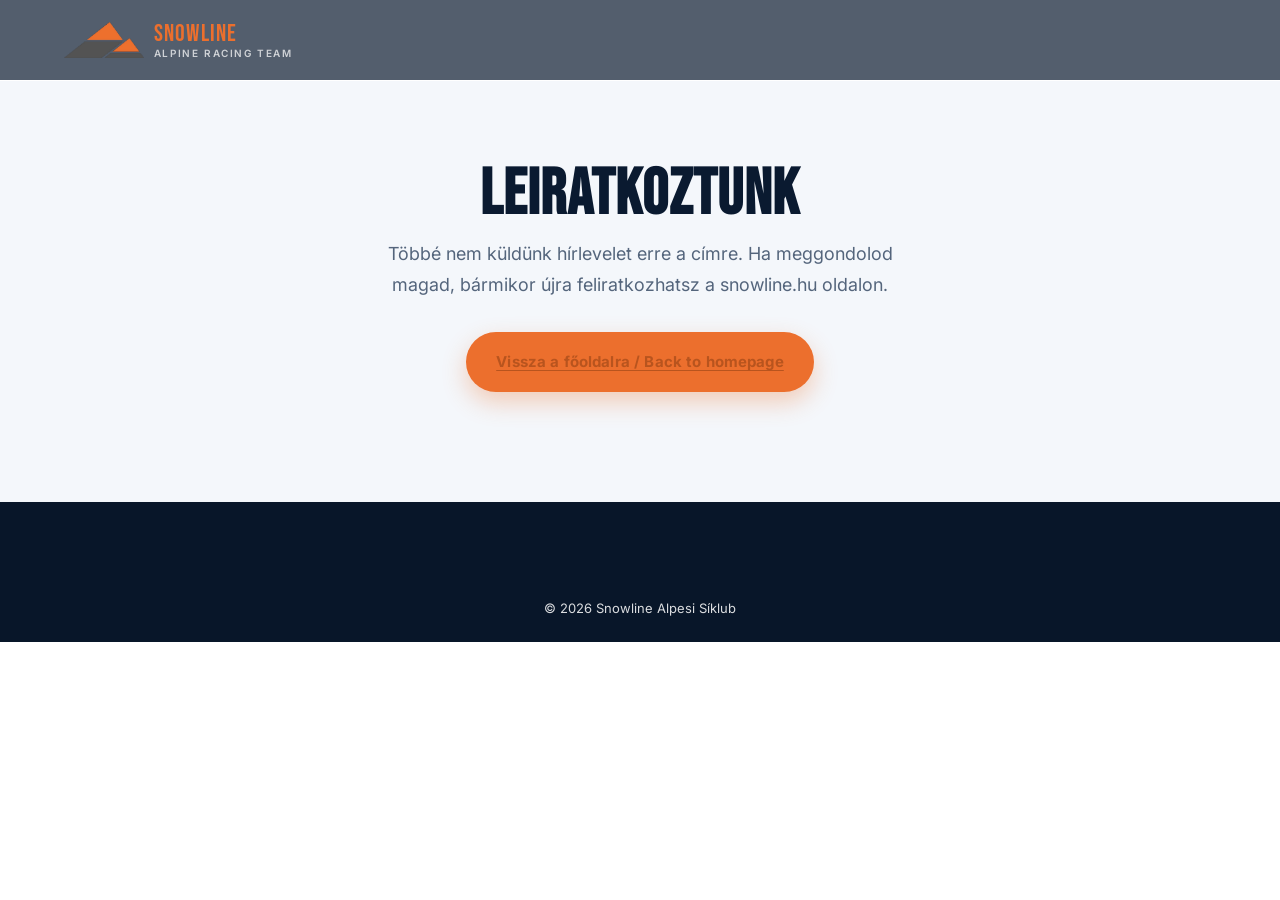
<file: leiratkozva.html>
<!DOCTYPE html>
<html lang="hu">
<head>
<meta charset="UTF-8">
<meta name="viewport" content="width=device-width, initial-scale=1.0">
<link rel="icon" type="image/png" href="/favicon-96x96.png" sizes="96x96" />
<link rel="icon" type="image/svg+xml" href="/favicon.svg" />
<link rel="shortcut icon" href="/favicon.ico" />
<link rel="apple-touch-icon" sizes="180x180" href="/apple-touch-icon.png" />
<meta name="apple-mobile-web-app-title" content="Snowline" />
<link rel="manifest" href="/site.webmanifest" />
<title>Leiratkozás — Snowline Alpesi Síklub</title>
<meta name="robots" content="noindex">
<link rel="preconnect" href="https://fonts.googleapis.com">
<link rel="preconnect" href="https://fonts.gstatic.com" crossorigin>
<link href="https://fonts.googleapis.com/css2?family=Bebas+Neue&family=Inter:wght@400;500;600;700;800&display=swap" rel="stylesheet">
<link rel="stylesheet" href="/styles.css">
</head>
<body>

<header class="site-header">
  <div class="container nav">
    <a href="/" class="brand">
      <img src="/assets/logo-icon.png" alt="Snowline" class="brand-icon-img">
      <span class="brand-text">
        <span class="brand-name">Snowline</span>
        <span class="brand-sub">Alpine Racing Team</span>
      </span>
    </a>
  </div>
</header>

<main id="main">
  <section class="legal">
    <div class="container legal-wrap" style="text-align:center;max-width:560px;">

      <div id="stateOk">
        <div lang="hu">
          <h1>Leiratkoztunk</h1>
          <p class="legal-lead">Többé nem küldünk hírlevelet erre a címre. Ha meggondolod magad, bármikor újra feliratkozhatsz a snowline.hu oldalon.</p>
        </div>
        <div lang="en" style="margin-top:20px;">
          <h1>You've been unsubscribed</h1>
          <p class="legal-lead">We won't send any more newsletters to this address. You can subscribe again any time on snowline.hu.</p>
        </div>
      </div>

      <div id="stateError" hidden>
        <div lang="hu">
          <h1>A link lejárt vagy érvénytelen</h1>
          <p class="legal-lead">Írj nekünk az <a href="mailto:info@snowline.hu">info@snowline.hu</a> címre, és levesszük a listáról.</p>
        </div>
        <div lang="en" style="margin-top:20px;">
          <h1>This link expired or is invalid</h1>
          <p class="legal-lead">Email us at <a href="mailto:info@snowline.hu">info@snowline.hu</a> and we'll remove you from the list.</p>
        </div>
      </div>

      <p style="margin-top:32px;"><a href="/" class="btn btn-primary">Vissza a főoldalra / Back to homepage</a></p>
    </div>
  </section>
</main>

<footer>
  <div class="container footer-bottom" style="justify-content:center;">
    <span>© 2026 Snowline Alpesi Síklub</span>
  </div>
</footer>

<script>
(function(){
  var params = new URLSearchParams(window.location.search);
  var status = params.get('status');
  if(status === 'error'){
    document.getElementById('stateOk').hidden = true;
    document.getElementById('stateError').hidden = false;
  }
})();
</script>
</body>
</html>
</file>
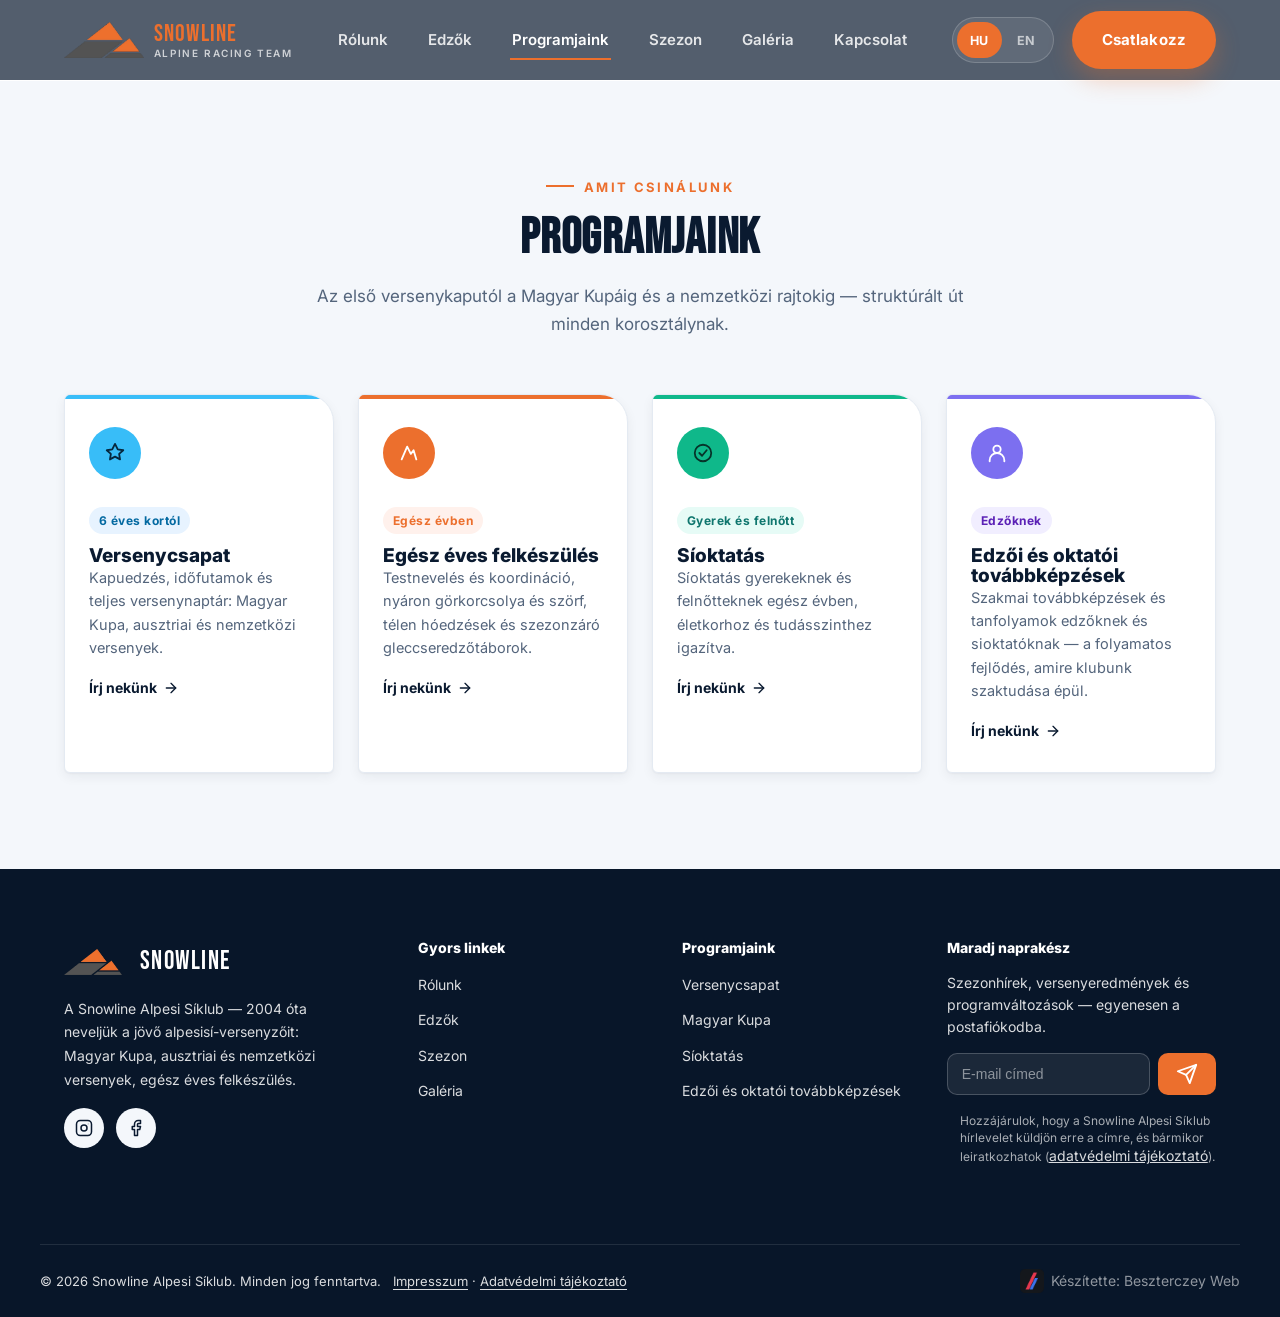
<file: programs.html>
<!DOCTYPE html>
<html lang="en">
<head>
<meta charset="UTF-8">
<meta name="viewport" content="width=device-width, initial-scale=1.0">
<link rel="icon" type="image/png" href="/favicon-96x96.png" sizes="96x96" />
<link rel="icon" type="image/svg+xml" href="/favicon.svg" />
<link rel="shortcut icon" href="/favicon.ico" />
<link rel="apple-touch-icon" sizes="180x180" href="/apple-touch-icon.png" />
<meta name="apple-mobile-web-app-title" content="Snowline" />
<link rel="manifest" href="/site.webmanifest" />
<title>Programjaink — Snowline Alpesi Síklub</title>
<meta name="description" content="Structured ski programs for every age and ambition, from first turns to podium contenders.">
<link rel="preconnect" href="https://fonts.googleapis.com">
<link rel="preconnect" href="https://fonts.gstatic.com" crossorigin>
<link href="https://fonts.googleapis.com/css2?family=Bebas+Neue&family=Inter:wght@400;500;600;700;800&display=swap" rel="stylesheet">
<link rel="stylesheet" href="/styles.css">
</head>
<body>

<div class="scroll-progress" id="scrollProgress" aria-hidden="true"></div>

<a href="#main" class="skip-link" data-i18n="skip">Skip to content</a>


<header class="site-header">
  <div class="container nav">
    <a href="/" class="brand">
      <img src="/assets/logo-icon.png" alt="Snowline" class="brand-icon-img">
      <span class="brand-text">
        <span class="brand-name">Snowline</span>
        <span class="brand-sub">Alpine Racing Team</span>
      </span>
    </a>
    <nav class="nav-links" id="navLinks" aria-label="Primary">
      <a href="/about.html" data-i18n="navAbout">About</a>
      <a href="/coaches.html" data-i18n="navCoaches">Coaches</a>
      <a href="/programs.html" aria-current="page" data-i18n="navPrograms">Programs</a>
      <a href="/schedule.html" data-i18n="navSchedule">Schedule</a>
      <a href="/gallery.html" data-i18n="navGallery">Gallery</a>
      <a href="/contact.html" data-i18n="navContact">Contact</a>
      <a href="/contact.html" class="btn btn-primary mobile-cta" data-i18n="navJoin">Join the Team</a>
    </nav>
    <div class="nav-actions">
      <div class="lang-switch" role="group" aria-label="Nyelvválasztó / Language switch">
        <button type="button" id="btnHu" aria-pressed="true">HU</button>
        <button type="button" id="btnEn" aria-pressed="false">EN</button>
      </div>
      <a href="/contact.html" class="btn btn-primary" data-i18n="navJoin">Join the Team</a>
      <button class="nav-toggle" id="navToggle" aria-expanded="false" aria-controls="navLinks" aria-label="Toggle menu">
        <svg class="icon" id="menuIcon" viewBox="0 0 24 24" fill="none" stroke="currentColor" stroke-width="2" stroke-linecap="round" stroke-linejoin="round" aria-hidden="true"><line x1="4" y1="6" x2="20" y2="6"/><line x1="4" y1="12" x2="20" y2="12"/><line x1="4" y1="18" x2="20" y2="18"/></svg>
      </button>
    </div>
  </div>
</header>

<main id="main">

<!-- PROGRAMS -->
  <section class="programs" id="programs">
    <div class="container">
      <div class="section-head reveal reveal-blur">
        <span class="eyebrow" data-i18n="programsEyebrow">What we offer</span>
        <h2 data-i18n="programsH2">Our Programs</h2>
        <p data-i18n="programsLead">Structured pathways for every age and ambition, from first-timers to podium contenders.</p>
      </div>
      <div class="card-grid">
        <div class="program-card reveal">
          <span class="icon-badge"><svg class="icon" viewBox="0 0 24 24" fill="none" stroke="currentColor" stroke-width="2" stroke-linecap="round" stroke-linejoin="round" aria-hidden="true"><path d="M12 2l3 6 6 1-4.5 4 1 6-5.5-3-5.5 3 1-6L3 9l6-1z"/></svg></span>
          <span class="program-age" data-i18n="card1Age">Ages 5–9</span>
          <h3 data-i18n="card1Title">Youth Development</h3>
          <p data-i18n="card1Desc">Fun, game-based lessons that build balance, confidence and a lifelong love of the snow.</p>
          <a href="/contact.html" class="card-link"><span data-i18n="cardLink">Learn more</span> <svg class="icon" viewBox="0 0 24 24" fill="none" stroke="currentColor" stroke-width="2" stroke-linecap="round" stroke-linejoin="round" aria-hidden="true"><line x1="5" y1="12" x2="19" y2="12"/><polyline points="12 5 19 12 12 19"/></svg></a>
        </div>
        <div class="program-card reveal">
          <span class="icon-badge"><svg class="icon" viewBox="0 0 24 24" fill="none" stroke="currentColor" stroke-width="2" stroke-linecap="round" stroke-linejoin="round" aria-hidden="true"><path d="M4 19l6-14 4 8 3-4 3 10"/></svg></span>
          <span class="program-age" data-i18n="card2Age">Ages 10–18</span>
          <h3 data-i18n="card2Title">Alpine Racing Team</h3>
          <p data-i18n="card2Desc">Gate training, timed runs and a full regional race circuit for competitive athletes.</p>
          <a href="/contact.html" class="card-link"><span data-i18n="cardLink">Learn more</span> <svg class="icon" viewBox="0 0 24 24" fill="none" stroke="currentColor" stroke-width="2" stroke-linecap="round" stroke-linejoin="round" aria-hidden="true"><line x1="5" y1="12" x2="19" y2="12"/><polyline points="12 5 19 12 12 19"/></svg></a>
        </div>
        <div class="program-card reveal">
          <span class="icon-badge"><svg class="icon" viewBox="0 0 24 24" fill="none" stroke="currentColor" stroke-width="2" stroke-linecap="round" stroke-linejoin="round" aria-hidden="true"><circle cx="12" cy="12" r="9"/><path d="M8 12l3 3 5-6"/></svg></span>
          <span class="program-age" data-i18n="card3Age">Ages 10–18</span>
          <h3 data-i18n="card3Title">Freestyle & Freeride</h3>
          <p data-i18n="card3Desc">Terrain park fundamentals, big-mountain lines and progressive trick coaching.</p>
          <a href="/contact.html" class="card-link"><span data-i18n="cardLink">Learn more</span> <svg class="icon" viewBox="0 0 24 24" fill="none" stroke="currentColor" stroke-width="2" stroke-linecap="round" stroke-linejoin="round" aria-hidden="true"><line x1="5" y1="12" x2="19" y2="12"/><polyline points="12 5 19 12 12 19"/></svg></a>
        </div>
        <div class="program-card reveal">
          <span class="icon-badge"><svg class="icon" viewBox="0 0 24 24" fill="none" stroke="currentColor" stroke-width="2" stroke-linecap="round" stroke-linejoin="round" aria-hidden="true"><circle cx="12" cy="8" r="4"/><path d="M4 21v-1a8 8 0 0116 0v1"/></svg></span>
          <span class="program-age" data-i18n="card4Age">For Coaches</span>
          <h3 data-i18n="card4Title">Coach &amp; Instructor Training</h3>
          <p data-i18n="card4Desc">Professional development courses and workshops for coaches and ski instructors — the expertise our club's programs are built on.</p>
          <a href="/contact.html" class="card-link"><span data-i18n="cardLink">Learn more</span> <svg class="icon" viewBox="0 0 24 24" fill="none" stroke="currentColor" stroke-width="2" stroke-linecap="round" stroke-linejoin="round" aria-hidden="true"><line x1="5" y1="12" x2="19" y2="12"/><polyline points="12 5 19 12 12 19"/></svg></a>
        </div>
      </div>
    </div>
  </section>

</main>

<footer>
  <div class="container footer-grid">
    <div class="footer-brand">
      <a href="/" class="brand" style="color:#fff;">
        <img src="/assets/logo-icon.png" alt="Snowline" class="footer-icon-img">
        Snowline
      </a>
      <p data-i18n="footerBrandDesc">A community ski club for young athletes and families — race training, freestyle coaching and season-long adventure on the mountain.</p>
      <div class="social-row" style="margin-top:16px;">
        <a href="https://www.instagram.com/snowline_ski_team/" target="_blank" rel="noopener" aria-label="Instagram"><svg class="icon" viewBox="0 0 24 24" fill="none" stroke="currentColor" stroke-width="2" stroke-linecap="round" stroke-linejoin="round" aria-hidden="true"><rect x="2" y="2" width="20" height="20" rx="5"/><circle cx="12" cy="12" r="4"/><circle cx="17.5" cy="6.5" r="0.6" fill="currentColor" stroke="none"/></svg></a>
        <a href="https://www.facebook.com/snowlineklub" target="_blank" rel="noopener" aria-label="Facebook"><svg class="icon" viewBox="0 0 24 24" fill="none" stroke="currentColor" stroke-width="2" stroke-linecap="round" stroke-linejoin="round" aria-hidden="true"><path d="M18 2h-3a5 5 0 00-5 5v3H7v4h3v8h4v-8h3l1-4h-4V7a1 1 0 011-1h3z"/></svg></a>
      </div>
    </div>
    <div class="footer-col">
      <h4 data-i18n="footerQuickLinks">Quick Links</h4>
      <ul>
        <li><a href="/about.html" data-i18n="navAbout">About</a></li>
        <li><a href="/coaches.html" data-i18n="navCoaches">Coaches</a></li>
        <li><a href="/schedule.html" data-i18n="navSchedule">Schedule</a></li>
        <li><a href="/gallery.html" data-i18n="navGallery">Gallery</a></li>
      </ul>
    </div>
    <div class="footer-col">
      <h4 data-i18n="footerPrograms">Programs</h4>
      <ul>
        <li><a href="/programs.html" data-i18n="card1Title">Youth Development</a></li>
        <li><a href="/programs.html" data-i18n="footerAlpineRacing">Alpine Racing</a></li>
        <li><a href="/programs.html" data-i18n="card3Title">Freestyle & Freeride</a></li>
        <li><a href="/programs.html" data-i18n="card4Title">Coach &amp; Instructor Training</a></li>
      </ul>
    </div>
    <div class="footer-col">
      <h4 data-i18n="footerStayUpdated">Stay Updated</h4>
      <p style="font-size:14px;margin-bottom:14px;" data-i18n="footerNewsletterDesc">Season announcements, race results and schedule changes — straight to your inbox.</p>
      <form class="newsletter" id="newsletterForm" novalidate>
        <label for="newsletterEmail" class="sr-only" style="position:absolute;width:1px;height:1px;overflow:hidden;clip:rect(0,0,0,0);" data-i18n="footerNewsletterLabel">Email address</label>
        <input type="email" id="newsletterEmail" name="newsletterEmail" placeholder="Your email" required data-i18n-placeholder="footerNewsletterPh">
        <button type="submit" aria-label="Subscribe" id="newsletterSubmitBtn">
          <svg class="icon" width="16" height="16" viewBox="0 0 24 24" fill="none" stroke="currentColor" stroke-width="2" stroke-linecap="round" stroke-linejoin="round" aria-hidden="true"><line x1="22" y1="2" x2="11" y2="13"/><polygon points="22 2 15 22 11 13 2 9 22 2"/></svg>
        </button>
        <label class="newsletter-consent-row" for="newsletterConsent" style="display:flex;gap:6px;align-items:flex-start;font-size:12px;line-height:1.4;margin-top:10px;">
          <input type="checkbox" id="newsletterConsent" required style="margin-top:2px;flex-shrink:0;">
          <span data-i18n="footerNewsletterConsent">I agree that Snowline Alpine Ski Club may send newsletter emails to this address, and that I can unsubscribe at any time (<a href="/adatvedelem.html" target="_blank">privacy policy</a>).</span>
        </label>
        <div style="position:absolute;left:-9999px;top:-9999px;" aria-hidden="true">
          <label for="newsletterBotcheck">Leave this field empty</label>
          <input type="text" id="newsletterBotcheck" name="newsletterBotcheck" tabindex="-1" autocomplete="off">
        </div>
        <p class="newsletter-status" id="newsletterStatus" role="status" style="font-size:12px;margin-top:8px;min-height:14px;"></p>
        <span id="i18nNewsletterSending" data-i18n="footerNewsletterSending" hidden>Sending...</span>
        <span id="i18nNewsletterSuccess" data-i18n="footerNewsletterSuccess" hidden>Almost done — check your inbox to confirm your subscription.</span>
        <span id="i18nNewsletterError" data-i18n="footerNewsletterError" hidden>Something went wrong. Please try again later.</span>
      </form>
    </div>
  </div>
  <div class="container footer-bottom">
    <div class="footer-legal">
      <span data-i18n="footerCopyright">© 2026 Snowline Ski Club. All rights reserved.</span>
      <!-- Jogi linkek (korábban sablon-helyőrző szöveg volt itt) -->
      <span data-i18n="footerTemplateNote"><a href="/impresszum.html">Impresszum</a> · <a href="/adatvedelem.html">Adatvédelmi tájékoztató</a></span>
    </div>
    <!-- Készítői link: Beszterczey Web (korábban Besztweb, besztweb.vercel.app) → új domain: beszterczey.com -->
        <a href="https://beszterczey.com/" target="_blank" rel="noopener" class="credit-badge">
      <img src="/assets/Besztweb.png" alt="Beszterczey Web" class="credit-badge-icon">
      <span data-i18n="footerCredit">Készítette: Beszterczey Web</span>
    </a>
  </div>
</footer>

<script src="/i18n.js"></script>
<script src="/main.js"></script>
</body>
</html>
</file>
<file: styles.css>
:root{
    --color-primary:#0A1A30;
    --color-primary-light:#16294A;
    --color-primary-soft:#22345A;
    --color-background:#FFFFFF;
    --color-surface:#F4F7FB;
    --color-surface-2:#EAF0F8;
    --color-accent:#EC6F2D;
    --color-accent-dark:#B8541E;
    --color-ice:#38BDF8;
    --color-teal:#0FB88A;
    --color-violet:#7C6FF0;
    --color-text:#0A1A30;
    --color-text-muted:#54657C;
    --color-border:#E4EAF2;
    --color-on-primary:#FFFFFF;
    --color-on-accent:#FFFFFF;
    --font-display:'Bebas Neue', sans-serif;
    --font-body:'Inter', sans-serif;
    --radius-sm:10px;
    --radius-md:16px;
    --radius-lg:26px;
    --shadow-sm:0 1px 2px rgba(10,26,48,0.04), 0 4px 12px rgba(10,26,48,0.06);
    --shadow-md:0 8px 24px rgba(10,26,48,0.10), 0 24px 48px rgba(10,26,48,0.10);
    --shadow-lg:0 12px 32px rgba(10,26,48,0.14), 0 40px 80px rgba(10,26,48,0.16);
    --container:1200px;
    --nav-h:80px;
    --nav-h-scrolled:64px;
    --ease-out:cubic-bezier(0.16,1,0.3,1);
    --ease-in-out:cubic-bezier(0.65,0,0.35,1);
  }

  *,*::before,*::after{box-sizing:border-box;}
  html{scroll-behavior:smooth;}
  @media (prefers-reduced-motion: reduce){
    html{scroll-behavior:auto;}
    *,*::before,*::after{animation-duration:0.001ms !important;animation-iteration-count:1 !important;transition-duration:0.001ms !important;scroll-behavior:auto !important;}
  }
  body{
    margin:0;
    font-family:var(--font-body);
    color:var(--color-text);
    background:var(--color-background);
    font-size:16px;
    line-height:1.6;
    -webkit-font-smoothing:antialiased;
  }
  img,svg{display:block;max-width:100%;}
  a{color:inherit;text-decoration:none;}
  ul{list-style:none;margin:0;padding:0;}
  h1,h2,h3,h4{margin:0;font-family:var(--font-display);letter-spacing:0.02em;line-height:1.05;text-transform:uppercase;}
  p{margin:0;}
  button{font-family:inherit;cursor:pointer;}

  a:focus-visible, button:focus-visible, input:focus-visible, textarea:focus-visible{
    outline:3px solid var(--color-ice);
    outline-offset:2px;
    border-radius:4px;
  }

  .skip-link{
    position:absolute;left:-9999px;top:0;background:var(--color-accent);color:#fff;
    padding:12px 20px;z-index:1000;border-radius:0 0 8px 0;font-weight:600;
  }
  .skip-link:focus{left:0;}

  .container{width:100%;max-width:var(--container);margin:0 auto;padding:0 24px;}
  .eyebrow{
    font-family:var(--font-body);font-weight:700;letter-spacing:0.18em;text-transform:uppercase;
    font-size:13px;color:var(--color-accent);
  }
  .section-head{max-width:660px;margin:0 auto 56px;text-align:center;}
  .section-head .eyebrow{display:block;margin-bottom:14px;}
  .section-head h2{font-size:clamp(32px,5vw,50px);color:var(--color-primary);letter-spacing:0.015em;}
  .section-head p{margin-top:18px;color:var(--color-text-muted);font-size:17px;line-height:1.65;}
  .section-head .eyebrow::before{
    content:"";display:inline-block;width:28px;height:2px;background:var(--color-accent);
    vertical-align:middle;margin-right:10px;transform:translateY(-2px);
  }
  section{padding:96px 0;}
  @media (max-width:768px){ section{padding:64px 0;} }

  .btn{
    display:inline-flex;align-items:center;justify-content:center;gap:8px;
    padding:15px 28px;border-radius:100px;font-weight:700;font-size:15px;letter-spacing:0.01em;
    border:2px solid transparent;position:relative;overflow:hidden;
    transition:transform 260ms var(--ease-out), box-shadow 260ms var(--ease-out), background-color 200ms ease, color 200ms ease;
    min-height:44px;white-space:nowrap;
  }
  .btn:hover{transform:translateY(-2px);}
  .btn:active{transform:translateY(0);}
  .btn .icon{transition:transform 260ms var(--ease-out);}
  .btn:hover .icon{transform:translateX(3px);}
  .btn-primary{background:var(--color-accent);color:var(--color-on-accent);box-shadow:0 10px 24px rgba(236,111,45,0.32);}
  .btn-primary:hover{background:var(--color-accent-dark);box-shadow:0 16px 34px rgba(236,111,45,0.4);}
  .btn-primary::after{
    content:"";position:absolute;top:0;left:-60%;width:36%;height:100%;
    background:linear-gradient(120deg, transparent, rgba(255,255,255,0.4), transparent);
    transform:skewX(-20deg);transition:left 550ms ease;pointer-events:none;
  }
  .btn-primary:hover::after{left:120%;}
  .btn-outline{border-color:rgba(255,255,255,0.6);color:#fff;}
  .btn-outline:hover{background:rgba(255,255,255,0.12);}
  .btn-dark-outline{border-color:var(--color-primary);color:var(--color-primary);}
  .btn-dark-outline:hover{background:var(--color-primary);color:#fff;}

  .icon{width:22px;height:22px;flex-shrink:0;}

  /* ---------- NAV ---------- */
  header.site-header{
    position:sticky;top:0;z-index:500;
    border-bottom:1px solid rgba(255,255,255,0.08);
    transition:border-color 300ms ease;
  }
  header.site-header.scrolled{border-bottom-color:rgba(255,255,255,0.12);}
  /* Blur lives on a pseudo-element (not the header itself) so header never
     becomes a containing block for its fixed-position mobile nav panel —
     backdrop-filter/transform/filter on an ancestor would otherwise hijack
     position:fixed descendants away from the viewport. */
  header.site-header::before{
    content:"";position:absolute;inset:0;z-index:-1;
    background:rgba(10,26,48,0.7);
    backdrop-filter:blur(10px);
    -webkit-backdrop-filter:blur(10px);
    transition:background-color 300ms ease, box-shadow 300ms ease;
  }
  header.site-header.scrolled::before{
    background:rgba(10,26,48,0.92);
    box-shadow:0 8px 30px rgba(6,14,28,0.35);
  }
  .nav{
    height:var(--nav-h);display:flex;align-items:center;justify-content:space-between;
    transition:height 300ms var(--ease-out);
  }
  header.site-header.scrolled .nav{height:var(--nav-h-scrolled);}
  .brand,.nav .icon{transition:transform 300ms var(--ease-out);}
  header.site-header.scrolled .brand{transform:scale(0.92);}
  .brand{display:flex;align-items:center;gap:10px;color:#fff;font-family:var(--font-display);font-size:26px;letter-spacing:0.06em;}
  .brand .icon{width:30px;height:30px;color:var(--color-ice);}
  .brand-icon{width:34px;height:34px;color:var(--color-accent);flex-shrink:0;}
  .brand-icon-img{height:36px;width:auto;flex-shrink:0;display:block;}
  .footer-icon-img{height:26px;width:auto;flex-shrink:0;display:inline-block;vertical-align:middle;margin-right:8px;}
  .brand-text{display:flex;flex-direction:column;line-height:1.05;}
  .brand-name{font-family:var(--font-display);font-size:24px;letter-spacing:0.05em;text-transform:uppercase;color:var(--color-accent);}
  .brand-sub{font-family:var(--font-body);font-size:10px;font-weight:600;letter-spacing:0.16em;text-transform:uppercase;color:rgba(255,255,255,0.72);margin-top:2px;}
  .nav-links{display:flex;align-items:center;gap:36px;}
  .nav-links a{
    color:rgba(255,255,255,0.85);font-weight:600;font-size:15px;position:relative;padding:6px 2px;
    transition:color 200ms ease;
  }
  .nav-links a::after{
    content:"";position:absolute;left:0;bottom:-2px;height:2px;width:0;background:var(--color-accent);
    transition:width 200ms ease;
  }
  .nav-links a:hover{color:#fff;}
  .nav-links a:hover::after{width:100%;}
  .nav-actions{display:flex;align-items:center;gap:18px;}
  .nav-toggle{
    display:none;background:none;border:none;color:#fff;padding:8px;min-width:44px;min-height:44px;
    align-items:center;justify-content:center;
  }

  @media (max-width:920px){
    .nav-links{
      position:fixed;top:var(--nav-h);left:0;right:0;bottom:0;
      background:var(--color-primary);flex-direction:column;justify-content:flex-start;
      padding:32px 24px;gap:8px;transform:translateX(100%);transition:transform 280ms ease;
      overflow-y:auto;
    }
    .nav-links.open{transform:translateX(0);}
    .nav-links a{display:block;width:100%;padding:14px 8px;font-size:18px;border-bottom:1px solid rgba(255,255,255,0.08);}
    .nav-actions .btn-primary{display:none;}
    .nav-links.open ~ .nav-toggle,
    .nav-toggle{display:inline-flex;}
    .nav-links .mobile-cta{display:block;margin-top:16px;}
  }
  .mobile-cta{display:none;}
  @media (max-width:920px){ .mobile-cta{display:inline-flex;} }

  .lang-switch{
    display:flex;align-items:center;background:rgba(255,255,255,0.08);border:1px solid rgba(255,255,255,0.18);
    border-radius:100px;padding:4px;gap:2px;flex-shrink:0;
  }
  .lang-switch button{
    border:none;background:transparent;padding:7px 13px;border-radius:100px;font-weight:700;font-size:12.5px;
    letter-spacing:0.03em;color:rgba(255,255,255,0.65);transition:background-color 200ms ease, color 200ms ease;min-height:36px;
  }
  .lang-switch button[aria-pressed="true"]{background:var(--color-accent);color:#fff;}

  /* ---------- HERO ---------- */
  .hero{
    position:relative;overflow:hidden;
    background:var(--color-primary);
    color:#fff;padding:0;
  }
  .hero-visual{
    position:relative;width:100%;aspect-ratio:1920/1071;max-height:760px;overflow:hidden;background:#0B1B33;
  }
  .hero-visual img{
    width:100%;height:100%;object-fit:cover;object-position:center 40%;display:block;
    will-change:transform;
  }
  /* JS sets --parallax (px); scale gives headroom so the shift never shows an edge */
  .hero-visual img{transform:translate3d(0,var(--parallax,0px),0) scale(1.14);}
  .hero-visual::before{
    content:"";position:absolute;inset:0;pointer-events:none;z-index:1;
    background:
      linear-gradient(100deg, rgba(6,14,28,0.94) 0%, rgba(6,14,28,0.74) 26%, rgba(6,14,28,0.16) 52%, transparent 68%),
      linear-gradient(0deg, rgba(6,14,28,0.5) 0%, transparent 34%);
  }
  /* Clean fade where the hero meets the page below */
  .hero-visual::after{
    content:"";position:absolute;left:0;right:0;bottom:0;height:80px;z-index:2;pointer-events:none;
    background:linear-gradient(180deg, transparent 0%, var(--color-surface) 100%);
  }
  @media (max-width:760px){ .hero-visual::after{height:48px;} }
  .hero-inner{
    position:absolute;inset:0;z-index:2;display:flex;align-items:center;text-align:left;padding-top:76px;
  }
  .hero-text{max-width:540px;}
  .hero-inner .eyebrow{color:var(--color-ice);}
  .hero h1{
    font-size:clamp(38px,5.6vw,68px);margin:18px 0 0;max-width:none;color:#fff;text-align:left;
  }
  .hero h1 span{color:var(--color-accent);}
  .hero-sub{
    max-width:460px;margin:20px 0 0;color:rgba(255,255,255,0.85);font-size:17px;
  }
  .hero-ctas{display:flex;gap:16px;justify-content:flex-start;flex-wrap:wrap;margin-top:32px;}
  /* Hero intro — children rise in on load, staggered */
  .hero-text > *{opacity:0;transform:translateY(24px);animation:heroIn 800ms var(--ease-out) forwards;}
  .hero-text > *:nth-child(1){animation-delay:120ms;}
  .hero-text > *:nth-child(2){animation-delay:240ms;}
  .hero-text > *:nth-child(3){animation-delay:360ms;}
  .hero-text > *:nth-child(4){animation-delay:480ms;}
  @keyframes heroIn{to{opacity:1;transform:none;}}
  @media (prefers-reduced-motion: reduce){
    .hero-text > *{opacity:1 !important;transform:none !important;animation:none !important;}
  }
  .hero-stats{
    position:relative;z-index:3;display:grid;grid-template-columns:repeat(3,1fr);
    border-top:1px solid rgba(255,255,255,0.14);background:rgba(6,14,28,0.4);
  }
  .hero-stats div{
    text-align:center;padding:22px 12px 24px;border-left:1px solid rgba(255,255,255,0.14);
  }
  .hero-stats div:first-child{border-left:none;}
  .hero-stats div::before{content:"";display:block;width:22px;height:2px;background:var(--color-accent);margin:0 auto 12px;}
  .hero-stats strong{display:block;font-family:var(--font-display);font-size:clamp(28px,4vw,42px);color:var(--color-ice);font-variant-numeric:tabular-nums;}
  .hero-stats span{font-size:12.5px;color:rgba(255,255,255,0.7);letter-spacing:0.08em;text-transform:uppercase;}
  @media (max-width:700px){
    .hero-stats{grid-template-columns:repeat(2,1fr);}
    .hero-stats div:nth-child(3){border-left:none;}
  }
  @media (max-width:760px){
    .hero-visual{aspect-ratio:16/11;max-height:none;}
    .hero-visual::before{background:linear-gradient(180deg, rgba(6,14,28,0.05) 0%, rgba(6,14,28,0.05) 60%, rgba(6,14,28,0.55) 100%);}
    .hero-inner{position:relative;inset:auto;display:block;padding:32px 0 8px;}
    .hero-text{max-width:100%;}
    .hero h1{font-size:clamp(34px,10vw,52px);}
  }

  /* ---------- VALUE STRIP ---------- */
  .value-strip{background:var(--color-surface);padding:48px 0;}
  .value-grid{display:grid;grid-template-columns:repeat(4,1fr);gap:24px;}
  .value-item{display:flex;align-items:center;gap:14px;}
  .value-item .icon-badge{
    width:48px;height:48px;border-radius:50%;background:#fff;box-shadow:var(--shadow-sm);
    display:flex;align-items:center;justify-content:center;flex-shrink:0;color:var(--color-accent);
  }
  .value-item:nth-child(1) .icon-badge{color:var(--color-accent);box-shadow:0 8px 20px rgba(236,111,45,0.22);}
  .value-item:nth-child(2) .icon-badge{color:var(--color-ice);box-shadow:0 8px 20px rgba(56,189,248,0.24);}
  .value-item:nth-child(3) .icon-badge{color:var(--color-teal);box-shadow:0 8px 20px rgba(15,184,138,0.22);}
  .value-item:nth-child(4) .icon-badge{color:var(--color-violet);box-shadow:0 8px 20px rgba(124,111,240,0.22);}
  .value-item strong{display:block;font-size:15px;color:var(--color-primary);}
  .value-item span{font-size:13px;color:var(--color-text-muted);}
  @media (min-width:921px){ .value-item:nth-child(2),.value-item:nth-child(4){transform:translateY(14px);} }
  @media (max-width:920px){ .value-grid{grid-template-columns:repeat(2,1fr);} }
  @media (max-width:560px){ .value-grid{grid-template-columns:1fr;} }

  /* ---------- ABOUT ---------- */
  .about{padding:96px 0;}
  .about-grid{display:grid;grid-template-columns:0.9fr 1.1fr;gap:64px;align-items:center;}
  .about-media{position:relative;}
  .placeholder-block{
    border:2px dashed var(--color-border);border-radius:var(--radius-lg);
    background:var(--color-surface);
    display:flex;flex-direction:column;align-items:center;justify-content:center;gap:10px;
    color:var(--color-text-muted);text-align:center;padding:24px;
  }
  .about-media .placeholder-block{aspect-ratio:4/5;}
  .placeholder-block .icon{width:36px;height:36px;color:#9AA9C0;}
  .placeholder-block small{font-size:12px;letter-spacing:0.04em;text-transform:uppercase;font-weight:700;color:#9AA9C0;}
  .badge-since{
    position:absolute;bottom:-18px;left:-18px;background:var(--color-accent);color:#fff;
    border-radius:var(--radius-md);padding:16px 20px;box-shadow:var(--shadow-md);font-family:var(--font-display);
    text-align:center;line-height:1.1;
  }
  .badge-since strong{display:block;font-size:26px;}
  .badge-since span{font-size:11px;letter-spacing:0.08em;font-family:var(--font-body);font-weight:700;}
  .about-copy .eyebrow{display:block;margin-bottom:12px;}
  .about-copy h2{font-size:clamp(30px,4vw,44px);color:var(--color-primary);margin-bottom:18px;}
  .about-copy p{color:var(--color-text-muted);font-size:16px;margin-bottom:16px;}
  .about-list{margin-top:22px;display:grid;gap:12px;}
  .about-list li{display:flex;gap:10px;align-items:flex-start;font-weight:600;font-size:15px;color:var(--color-primary);}
  .about-list .icon{width:20px;height:20px;color:var(--color-accent);margin-top:2px;}
  @media (max-width:900px){
    .about-grid{grid-template-columns:1fr;gap:56px;}
    .about-media{order:2;}
  }

  /* ---------- PROGRAMS ---------- */
  .programs{background:var(--color-surface);}
  .card-grid{display:grid;grid-template-columns:repeat(4,1fr);gap:24px;}
  .program-card{
    background:#fff;border-radius:6px 28px 6px 6px;padding:32px 24px 28px;box-shadow:var(--shadow-sm);
    transition:transform 300ms var(--ease-out), box-shadow 300ms var(--ease-out), border-color 300ms ease;
    border:1px solid var(--color-border);position:relative;overflow:hidden;
  }
  .program-card::before{content:"";position:absolute;top:0;left:0;right:0;height:4px;background:var(--color-accent);}
  .program-card:nth-child(1)::before{background:var(--color-ice);}
  .program-card:nth-child(2)::before{background:var(--color-accent);}
  .program-card:nth-child(3)::before{background:var(--color-teal);}
  .program-card:nth-child(4)::before{background:var(--color-violet);}
  .program-card:hover{transform:translateY(-8px);border-color:#D4DEEC;}
  .program-card:nth-child(1):hover{box-shadow:0 20px 40px rgba(56,189,248,0.22);}
  .program-card:nth-child(2):hover{box-shadow:0 20px 40px rgba(236,111,45,0.24);}
  .program-card:nth-child(3):hover{box-shadow:0 20px 40px rgba(15,184,138,0.22);}
  .program-card:nth-child(4):hover{box-shadow:0 20px 40px rgba(124,111,240,0.24);}
  .program-card .icon-badge{
    width:52px;height:52px;border-radius:50%;background:var(--color-primary);color:var(--color-ice);
    display:flex;align-items:center;justify-content:center;margin-bottom:18px;
    transition:transform 300ms var(--ease-out), background-color 300ms ease;
  }
  .program-card:nth-child(1) .icon-badge{background:var(--color-ice);color:#06283F;}
  .program-card:nth-child(2) .icon-badge{background:var(--color-accent);color:#fff;}
  .program-card:nth-child(3) .icon-badge{background:var(--color-teal);color:#06342A;}
  .program-card:nth-child(4) .icon-badge{background:var(--color-violet);color:#fff;}
  .program-card:hover .icon-badge{transform:translateY(-2px) scale(1.05);}
  .program-card h3{font-family:var(--font-body);font-weight:800;text-transform:none;letter-spacing:0;font-size:19px;color:var(--color-primary);}
  .program-age{display:inline-block;margin:10px 0 12px;font-size:12px;font-weight:700;letter-spacing:0.04em;color:var(--color-accent);background:#FFF1EC;padding:4px 10px;border-radius:100px;}
  .program-card:nth-child(1) .program-age{color:#0369A1;background:#E7F3FF;}
  .program-card:nth-child(3) .program-age{color:#0F766E;background:#E6FBF6;}
  .program-card:nth-child(4) .program-age{color:#5B21B6;background:#F1EEFF;}
  .program-card p{color:var(--color-text-muted);font-size:14.5px;margin-bottom:16px;}
  .card-link{display:inline-flex;align-items:center;gap:6px;font-weight:700;font-size:14px;color:var(--color-primary);}
  .card-link .icon{width:16px;height:16px;transition:transform 200ms ease;}
  .card-link:hover .icon{transform:translateX(4px);}
  @media (max-width:1000px){ .card-grid{grid-template-columns:repeat(2,1fr);} }
  @media (max-width:560px){ .card-grid{grid-template-columns:1fr;} }

  /* ---------- COACHES ---------- */
  .coach-grid{display:grid;grid-template-columns:repeat(4,1fr);gap:24px;}
  .coach-card{text-align:center;transition:transform 300ms var(--ease-out);}
  .coach-card:hover{transform:translateY(-6px);}
  .coach-avatar{
    width:100%;aspect-ratio:1;border-radius:50%;background:var(--color-primary);
    display:flex;align-items:center;justify-content:center;color:var(--color-ice);
    margin-bottom:18px;position:relative;overflow:hidden;
    box-shadow:0 0 0 4px rgba(56,189,248,0.16);transition:box-shadow 300ms var(--ease-out), transform 300ms var(--ease-out);
  }
  .coach-card:nth-child(4n+2) .coach-avatar{box-shadow:0 0 0 4px rgba(236,111,45,0.18);}
  .coach-card:nth-child(4n+3) .coach-avatar{box-shadow:0 0 0 4px rgba(15,184,138,0.18);}
  .coach-card:nth-child(4n+4) .coach-avatar{box-shadow:0 0 0 4px rgba(124,111,240,0.18);}
  .coach-card:hover .coach-avatar{transform:translateY(-4px);box-shadow:var(--shadow-lg);}
  .coach-avatar .icon{width:44%;height:44%;color:rgba(255,255,255,0.85);}
  .coach-card h3{font-family:var(--font-body);font-weight:800;letter-spacing:0;text-transform:none;font-size:17px;color:var(--color-primary);}
  .coach-role{display:block;color:var(--color-accent);font-weight:700;font-size:13px;margin:4px 0 10px;}
  .coach-card p{color:var(--color-text-muted);font-size:14px;}
  .coach-social{display:flex;gap:10px;justify-content:center;margin-top:14px;}
  .coach-social a{
    width:34px;height:34px;border-radius:50%;background:var(--color-surface);display:flex;align-items:center;justify-content:center;
    color:var(--color-primary);transition:background-color 200ms ease,color 200ms ease;
  }
  .coach-social a:hover{background:var(--color-primary);color:#fff;}
  .coach-social .icon{width:16px;height:16px;}
  @media (max-width:1000px){ .coach-grid{grid-template-columns:repeat(2,1fr);gap:32px 24px;} }

  /* ---------- SCHEDULE ---------- */
  .schedule-list{display:flex;flex-direction:column;gap:14px;max-width:880px;margin:0 auto;}
  .schedule-row{
    display:grid;grid-template-columns:90px 1fr auto auto;align-items:center;gap:20px;
    background:#fff;border:1px solid var(--color-border);border-radius:var(--radius-md);padding:18px 22px;
    transition:box-shadow 200ms ease, transform 200ms ease;
  }
  .schedule-row:hover{box-shadow:var(--shadow-sm);transform:translateY(-2px);}
  .date-badge{
    background:var(--color-primary);color:#fff;border-radius:var(--radius-sm);text-align:center;padding:10px 6px;
    font-family:var(--font-display);line-height:1;
  }
  .date-badge strong{display:block;font-size:24px;}
  .date-badge span{font-size:11px;letter-spacing:0.06em;font-family:var(--font-body);font-weight:700;}
  .schedule-info h4{font-family:var(--font-body);font-weight:800;text-transform:none;letter-spacing:0;font-size:16px;color:var(--color-primary);}
  .schedule-info span{font-size:13.5px;color:var(--color-text-muted);}
  .tag{
    font-size:11px;font-weight:800;letter-spacing:0.05em;text-transform:uppercase;padding:6px 12px;border-radius:100px;white-space:nowrap;
  }
  .tag-training{background:#E7F3FF;color:#0369A1;}
  .tag-race{background:#FFEFEA;color:var(--color-accent-dark);}
  .tag-event{background:#EEF2FF;color:#4338CA;}
  .tag-junior{background:#EAF7EE;color:#15803D;}
  .tag-travel{background:#FEF9E7;color:#92720B;}
  @media (max-width:640px){
    .schedule-row{grid-template-columns:70px 1fr;grid-template-areas:"date info" "date tags";}
    .date-badge{grid-area:date;}
    .schedule-info{grid-area:info;}
    .schedule-row .tag{grid-area:tags;justify-self:start;}
  }

  /* ---------- GALLERY (Pinterest-style masonry) ---------- */
  .gallery-grid{
    column-count:4;column-gap:16px;
  }
  .gallery-grid .g-item{
    break-inside:avoid;-webkit-column-break-inside:avoid;margin-bottom:16px;border-radius:var(--radius-md);overflow:hidden;
  }
  @media (max-width:900px){ .gallery-grid{column-count:3;column-gap:12px;} .gallery-grid .g-item{margin-bottom:12px;} }
  @media (max-width:640px){ .gallery-grid{column-count:2;} }
  @media (max-width:420px){ .gallery-grid{column-count:1;} }

  /* ---------- LIGHTBOX ---------- */
  .lightbox{
    position:fixed;inset:0;z-index:200;display:flex;flex-direction:column;align-items:center;justify-content:center;
    background:rgba(6,14,28,0.94);opacity:0;visibility:hidden;transition:opacity .25s ease;padding:32px;
  }
  .lightbox.open{opacity:1;visibility:visible;}
  .lightbox-figure{max-width:min(92vw,1100px);max-height:88vh;display:flex;flex-direction:column;align-items:center;margin:0;}
  .lightbox-figure img{
    max-width:100%;max-height:78vh;width:auto;height:auto;object-fit:contain;border-radius:var(--radius-md);
    box-shadow:0 30px 80px rgba(0,0,0,0.5);transform:scale(.96);transition:transform .3s ease;
  }
  .lightbox.open .lightbox-figure img{transform:scale(1);}
  .lightbox-figure figcaption{
    margin-top:16px;color:rgba(255,255,255,0.88);font-size:14px;letter-spacing:0.02em;text-align:center;
  }
  .lightbox-close{
    position:absolute;top:20px;right:20px;width:44px;height:44px;border-radius:50%;
    background:rgba(255,255,255,0.08);border:1px solid rgba(255,255,255,0.2);color:#fff;
    display:flex;align-items:center;justify-content:center;cursor:pointer;transition:background .2s ease;
  }
  .lightbox-close:hover{background:rgba(255,255,255,0.18);}
  .lightbox-nav{
    position:absolute;top:50%;transform:translateY(-50%);width:52px;height:52px;border-radius:50%;
    background:rgba(255,255,255,0.08);border:1px solid rgba(255,255,255,0.2);color:#fff;
    display:flex;align-items:center;justify-content:center;cursor:pointer;transition:background .2s ease;z-index:5;
  }
  .lightbox-nav:hover{background:rgba(255,255,255,0.18);}
  .lightbox-prev{left:20px;}
  .lightbox-next{right:20px;}
  .lightbox-counter{
    position:absolute;bottom:20px;left:50%;transform:translateX(-50%);color:rgba(255,255,255,0.75);
    font-size:13px;letter-spacing:0.04em;
  }
  @media (max-width:640px){
    .lightbox-nav{width:40px;height:40px;}
    .lightbox-prev{left:8px;}
    .lightbox-next{right:8px;}
  }

  /* ---------- TESTIMONIALS ---------- */
  .testimonials{background:var(--color-primary);color:#fff;margin-bottom:0;padding-bottom:48px;}
  .testimonials .section-head h2{color:#fff;}
  .testimonials .section-head p{color:rgba(255,255,255,0.7);}
  .testi-grid{display:grid;grid-template-columns:repeat(3,1fr);gap:24px;}
  .testi-card{
    background:rgba(255,255,255,0.06);border:1px solid rgba(255,255,255,0.12);border-radius:var(--radius-md);
    padding:28px;position:relative;overflow:hidden;transition:transform 300ms var(--ease-out), background 300ms ease;
  }
  .testi-card:hover{transform:translateY(-4px);background:rgba(255,255,255,0.09);}
  .testi-card::after{
    content:"\201D";position:absolute;top:0px;right:16px;font-family:Georgia,serif;font-size:76px;line-height:1;
    color:rgba(255,255,255,0.07);pointer-events:none;
  }
  .stars{display:flex;gap:4px;color:var(--color-ice);margin-bottom:14px;}
  .stars .icon{width:16px;height:16px;}
  .testi-card p{color:rgba(255,255,255,0.85);font-size:15px;margin-bottom:20px;}
  .testi-person{display:flex;align-items:center;gap:12px;}
  .testi-avatar{
    width:42px;height:42px;border-radius:50%;background:var(--color-primary-soft);display:flex;align-items:center;justify-content:center;color:var(--color-ice);flex-shrink:0;
  }
  .testi-avatar .icon{width:20px;height:20px;}
  .testi-person strong{display:block;font-size:14px;}
  .testi-person span{font-size:12.5px;color:rgba(255,255,255,0.6);}
  @media (max-width:900px){ .testi-grid{grid-template-columns:1fr;} }

  /* ---------- CTA BANNER ---------- */
  .cta-banner{
    position:relative;overflow:hidden;
    background:linear-gradient(120deg,var(--color-accent),var(--color-accent-dark));
    color:#fff;text-align:center;padding:64px 24px;border-radius:6px 44px 6px 44px;
    margin:0 24px;
  }
  .cta-banner::before{
    content:"";position:absolute;inset:0;pointer-events:none;
    background:radial-gradient(circle at 12% 18%, rgba(255,255,255,0.18), transparent 45%),
               radial-gradient(circle at 88% 88%, rgba(10,26,48,0.2), transparent 50%);
  }
  .cta-banner h2{font-size:clamp(30px,5vw,48px);color:#fff;}
  .cta-banner p{margin:14px auto 26px;max-width:520px;color:rgba(255,255,255,0.9);}
  .cta-banner .btn-outline{border-color:#fff;color:#fff;}
  .cta-banner-inner{max-width:var(--container);margin:0 auto;position:relative;z-index:1;}
  .cta-actions{display:flex;gap:14px;justify-content:center;flex-wrap:wrap;}
  .cta-banner .btn-primary{background:#fff;color:var(--color-accent-dark);box-shadow:none;}
  .cta-banner .btn-primary:hover{background:#0B1B33;color:#fff;}

  /* ---------- CONTACT ---------- */
  .contact-grid{display:grid;grid-template-columns:1fr 1fr;gap:56px;align-items:start;}
  .contact-info{display:flex;flex-direction:column;gap:20px;}
  .info-row{display:flex;gap:14px;align-items:flex-start;}
  .info-row .icon-badge{
    width:44px;height:44px;border-radius:var(--radius-sm);background:var(--color-surface);color:var(--color-accent);
    display:flex;align-items:center;justify-content:center;flex-shrink:0;
  }
  .info-row strong{display:block;color:var(--color-primary);font-size:15px;}
  .info-row span{font-size:14px;color:var(--color-text-muted);}
  .social-row{display:flex;gap:12px;margin-top:8px;}
  .social-row a{
    width:40px;height:40px;border-radius:50%;background:var(--color-surface);display:flex;align-items:center;justify-content:center;color:var(--color-primary);
    transition:background-color 200ms ease,color 200ms ease;
  }
  .social-row a:hover{background:var(--color-primary);color:#fff;}
  .social-row .icon{width:18px;height:18px;}
  .map-placeholder{margin-top:8px;}
  .map-placeholder .placeholder-block{aspect-ratio:16/10;}

  .coverage-highlight{
    margin-top:8px;display:flex;flex-direction:column;align-items:center;text-align:center;gap:10px;
    background:var(--color-surface);border-radius:var(--radius-md);padding:24px;
  }
  .coverage-highlight .icon-badge{
    width:44px;height:44px;border-radius:var(--radius-sm);background:#fff;box-shadow:var(--shadow-sm);
    display:flex;align-items:center;justify-content:center;flex-shrink:0;color:var(--color-accent);
  }
  .coverage-highlight strong{display:block;color:var(--color-primary);font-size:15px;}
  .coverage-highlight p{font-size:14px;line-height:1.6;color:var(--color-text-muted);margin:0;}

  .tax-highlight{
    margin-top:20px;display:flex;gap:20px;align-items:center;
    padding:24px;border-radius:var(--radius-lg);position:relative;overflow:hidden;
    background:linear-gradient(135deg, var(--color-primary) 0%, var(--color-primary-light) 100%);
    box-shadow:var(--shadow-md);
  }
  .tax-highlight::before{
    content:"";position:absolute;inset:0;pointer-events:none;
    background:radial-gradient(circle at 100% 0%, rgba(236,111,45,0.35) 0%, transparent 55%);
  }
  .tax-highlight-badge{
    position:relative;z-index:1;flex-shrink:0;width:92px;height:92px;border-radius:50%;
    background:linear-gradient(135deg, var(--color-accent) 0%, var(--color-accent-dark) 100%);
    display:flex;align-items:center;justify-content:center;
    box-shadow:0 10px 24px rgba(236,111,45,0.45);
    font-family:var(--font-display);color:#fff;
  }
  .tax-highlight-num{font-size:34px;line-height:1;}
  .tax-highlight-pct{font-size:18px;line-height:1;margin-left:1px;}
  .tax-highlight-body{position:relative;z-index:1;flex:1;min-width:0;}
  .tax-highlight-body strong{
    display:block;color:#fff;font-size:16px;text-transform:none;letter-spacing:0;
    margin-bottom:6px;font-family:var(--font-body);font-weight:700;
  }
  .tax-highlight-body p{font-size:14px;line-height:1.55;color:rgba(255,255,255,0.78);margin:0 0 14px;}
  .tax-chip{
    background:rgba(255,255,255,0.08);border:1px solid rgba(255,255,255,0.16);
    border-radius:var(--radius-sm);padding:12px 14px;display:flex;flex-direction:column;gap:8px;
  }
  .tax-chip-row{display:flex;align-items:center;gap:8px;flex-wrap:wrap;font-size:13px;}
  .tax-chip-label{color:rgba(255,255,255,0.6);}
  .tax-chip-value{color:#fff;font-weight:700;letter-spacing:0.02em;}
  .tax-copy-btn{
    margin-left:auto;border:1px solid rgba(255,255,255,0.35);background:transparent;color:#fff;
    font-size:12px;font-weight:700;padding:5px 12px;border-radius:100px;letter-spacing:0.02em;
    transition:background-color 180ms ease, border-color 180ms ease;
  }
  .tax-copy-btn:hover{background:rgba(255,255,255,0.14);}
  .tax-copy-btn.copied{background:var(--color-accent);border-color:var(--color-accent);}
  @media (max-width:560px){
    .tax-highlight{flex-direction:column;text-align:center;}
    .tax-chip-row{justify-content:center;}
    .tax-copy-btn{margin-left:0;}
  }

  form.contact-form{display:flex;flex-direction:column;gap:16px;}
  .form-row{display:grid;grid-template-columns:1fr 1fr;gap:16px;}
  .field{display:flex;flex-direction:column;gap:6px;}
  .field label{font-size:13px;font-weight:700;color:var(--color-primary);}
  .field input,.field textarea,.field select{
    border:1.5px solid var(--color-border);border-radius:var(--radius-sm);padding:13px 14px;font-family:inherit;font-size:15px;
    background:#fff;color:var(--color-text);transition:border-color 200ms ease;
  }
  .field input:focus,.field textarea:focus,.field select:focus{border-color:var(--color-ice);outline:none;}
  .field textarea{resize:vertical;min-height:110px;}
  .form-note{font-size:13px;color:var(--color-text-muted);}
  .consent-row{display:flex;align-items:flex-start;gap:10px;font-size:13px;color:var(--color-text-muted);line-height:1.5;cursor:pointer;}
  .consent-row input[type="checkbox"]{margin-top:3px;width:16px;height:16px;flex-shrink:0;accent-color:var(--color-accent);cursor:pointer;}
  .form-success{
    display:none;background:#ECFDF5;border:1px solid #A7F3D0;color:#065F46;padding:14px 16px;border-radius:var(--radius-sm);
    font-size:14px;font-weight:600;align-items:center;gap:10px;
  }
  .form-success.visible{display:flex;}
  .form-error{
    display:none;background:#FEF2F2;border:1px solid #FECACA;color:#991B1B;padding:14px 16px;border-radius:var(--radius-sm);
    font-size:14px;font-weight:600;align-items:center;gap:10px;
  }
  .form-error.visible{display:flex;}
  .contact-form .btn:disabled{opacity:0.6;cursor:not-allowed;}
  @media (max-width:900px){ .contact-grid{grid-template-columns:1fr;} .form-row{grid-template-columns:1fr;} }

  /* ---------- FOOTER ---------- */
  footer{background:#081629;color:rgba(255,255,255,0.85);padding:72px 0 0;margin-top:0;border-top:none;}
  .newsletter-consent-row{color:rgba(255,255,255,0.65);}
  .newsletter-consent-row input[type="checkbox"]{accent-color:var(--color-accent, #4F9CF9);}
  .newsletter-consent-row a{color:rgba(255,255,255,0.85);text-decoration:underline;}
  .newsletter-status.is-success{color:#6EE7B7;}
  .newsletter-status.is-error{color:#FCA5A5;}
  .footer-grid{display:grid;grid-template-columns:1.4fr 1fr 1fr 1.2fr;gap:40px;padding-bottom:48px;border-bottom:1px solid rgba(255,255,255,0.1);}
  .footer-brand .brand{margin-bottom:14px;}
  .footer-brand p{font-size:14px;line-height:1.7;max-width:280px;}
  .footer-col h4{font-family:var(--font-body);text-transform:none;letter-spacing:0;font-size:14px;color:#fff;margin-bottom:16px;font-weight:800;}
  .footer-col ul{display:flex;flex-direction:column;gap:10px;}
  .footer-col a{font-size:14px;transition:color 200ms ease;}
  .footer-col a:hover{color:#fff;}
  .newsletter{display:flex;flex-wrap:wrap;gap:8px;margin-top:6px;}
  .newsletter input{
    flex:1;min-width:0;border-radius:var(--radius-sm);border:1px solid rgba(255,255,255,0.2);background:rgba(255,255,255,0.08);
    padding:12px 14px;color:#fff;font-size:14px;
  }
  .newsletter input::placeholder{color:rgba(255,255,255,0.5);}
  .newsletter button{
    background:var(--color-accent);color:#fff;border:none;border-radius:var(--radius-sm);padding:0 18px;font-weight:700;font-size:14px;min-width:44px;
  }
  .newsletter-consent-row,
  .newsletter-status{flex-basis:100%;width:100%;}
  .footer-bottom{display:flex;justify-content:space-between;align-items:center;padding:24px 0;font-size:13px;flex-wrap:wrap;gap:12px;}
  .footer-legal{display:flex;flex-wrap:wrap;gap:12px;}
  .credit-badge{display:inline-flex;align-items:center;gap:7px;color:rgba(255,255,255,0.55);text-decoration:none;font-size:14px;transition:color 200ms ease;}
  .credit-badge:hover{color:#fff;}
  .credit-badge-icon{height:24px;width:auto;display:block;}
  .footer-bottom .social-row a{background:rgba(255,255,255,0.08);color:#fff;}
  @media (max-width:900px){
    .footer-grid{grid-template-columns:1fr 1fr;}
  }
  @media (max-width:560px){
    .footer-grid{grid-template-columns:1fr;}
  }

  /* ---------- SCROLL PROGRESS BAR ---------- */
  .scroll-progress{
    position:fixed;top:0;left:0;height:3px;width:100%;z-index:900;
    transform:scaleX(0);transform-origin:0 50%;
    background:linear-gradient(90deg,var(--color-accent),var(--color-ice));
    transition:transform 80ms linear;pointer-events:none;
  }

  /* ---------- REVEAL / SCROLL ANIMATION ---------- */
  .reveal{
    opacity:0;transform:translateY(32px);
    transition:opacity 700ms var(--ease-out), transform 700ms var(--ease-out);
    transition-delay:var(--reveal-delay,0ms);will-change:opacity,transform;
  }
  .reveal.in-view{opacity:1;transform:none;}
  .reveal-left{transform:translateX(-40px);}
  .reveal-right{transform:translateX(40px);}
  .reveal-scale{transform:scale(0.94);}
  .reveal-blur{filter:blur(6px);transition:opacity 700ms var(--ease-out), transform 700ms var(--ease-out), filter 700ms var(--ease-out);}
  .reveal-blur.in-view{filter:blur(0);}

  @media (prefers-reduced-motion: reduce){
    .reveal,.reveal-left,.reveal-right,.reveal-scale,.reveal-blur{
      opacity:1 !important;transform:none !important;filter:none !important;transition:none !important;
    }
    .scroll-progress{display:none;}
  }

  /* ---------- TEMPLATE NOTE ---------- */
  .template-note{
    background:#FFF7ED;border-bottom:1px solid #FED7AA;color:#7C2D12;font-size:12.5px;text-align:center;
    padding:7px 16px;letter-spacing:0.01em;
  }


  /* ---------- REAL PHOTOS IN PLACEHOLDER SLOTS ---------- */
  .coach-avatar img{width:100%;height:100%;object-fit:cover;object-position:top center;display:block;}
  .gallery-grid img{width:100%;height:auto;display:block;cursor:pointer;transition:transform .35s ease, filter .35s ease;}
  .gallery-grid img:hover{transform:scale(1.03);filter:brightness(1.05);}
  .gallery-grid img:focus-visible{outline:2px solid var(--color-accent);outline-offset:2px;}
  .about-media img{width:100%;height:auto;aspect-ratio:4/5;object-fit:cover;border-radius:var(--radius-lg);display:block;box-shadow:var(--shadow-md);}
  .map-embed{width:100%;aspect-ratio:16/10;border:0;border-radius:var(--radius-md);display:block;}
  .coach-grid.coach-grid--two{grid-template-columns:repeat(2,minmax(0,1fr));max-width:760px;margin:0 auto;}
  @media (max-width:600px){ .coach-grid.coach-grid--two{grid-template-columns:1fr;} }

  /* ---------- ACTIVE NAV LINK (current page) ---------- */
  .nav-links a[aria-current="page"]{color:#fff;}
  .nav-links a[aria-current="page"]::after{width:100%;}

  /* =========================================================
   Snowline - Partnerek & Támogatók (Alpine / Sleek dizájn)
   ========================================================= */

.snowline-partners-bar {
  position: relative;
  margin: 0;
  padding: 45px 0 40px;
  background: linear-gradient(180deg, #0A1A30 0%, #081629 100%);
  border-top: 1px solid rgba(56, 189, 248, 0.2); /* Jégkék szegély (var(--color-ice)) */
  border-bottom: 1px solid rgba(255, 255, 255, 0.08);
  text-align: center;
  overflow: hidden;
}

/* Finom havas/jeges fénycsík a szekció tetején */
.snowline-partners-bar::before {
  content: "";
  position: absolute;
  top: 0;
  left: 50%;
  transform: translateX(-50%);
  width: 320px;
  height: 1px;
  background: linear-gradient(90deg, transparent, rgba(144, 202, 249, 0.6), transparent);
}

.partners-badge {
  display: inline-block;
  font-size: 0.72rem;
  font-weight: 700;
  text-transform: uppercase;
  letter-spacing: 2.5px;
  color: #90caf9; /* Prémium jégkék */
  background: rgba(144, 202, 249, 0.08);
  border: 1px solid rgba(144, 202, 249, 0.2);
  padding: 5px 16px;
  border-radius: 20px;
  margin-bottom: 28px;
}

.partners-track {
  display: flex;
  justify-content: center;
  align-items: center;
  flex-wrap: wrap;
  gap: 32px 55px;
}

/* =========================================================
   MÓDOSÍTÁS A CSS-BEN: Nagyobb, jobban látható logóméretek
   ========================================================= */

.partner-card {
  display: inline-flex;
  align-items: center;
  justify-content: center;
  padding: 14px 24px; /* Kicsit tágasabb kártya */
  border-radius: 14px;
  background: rgba(255, 255, 255, 0.03);
  border: 1px solid rgba(255, 255, 255, 0.05);
  transition: all 0.35s cubic-bezier(0.4, 0, 0.2, 1);
}

.partner-card img {
  height: 56px;       /* 38px helyett 56px – sokkal hangsúlyosabb és tisztán olvasható */
  width: auto;
  max-width: 190px;   /* 145px helyett 190px, hogy a széles logók se nyómódjanak össze */
  object-fit: contain;
  opacity: 0.75;      /* Kicsit világosabb alapból is, hogy jobban kivehető legyen */
  filter: grayscale(100%) brightness(1.2) drop-shadow(0 2px 5px rgba(0, 0, 0, 0.4));
  transition: all 0.35s ease;
}

.partner-card:hover img {
  opacity: 1;
  filter: grayscale(0%) brightness(1);
  transform: scale(1.05);
}

/* Mobilos nézet */
@media (max-width: 768px) {
  .snowline-partners-bar {
    padding: 35px 0 30px;
  }
  .partners-track {
    gap: 18px 24px;
  }
  .partner-card {
    padding: 10px 16px;
  }
  .partner-card img {
    height: 42px;     /* Mobilon is jól látható marad */
    max-width: 140px;
  }
}


/* ==========================================================================
   Jogi oldalak (impresszum.html, adatvedelem.html)
   A HU/EN szöveg két külön blokkban van (lang="hu" / lang="en"); az i18n.js
   applyLang() a <html lang> attribútumot állítja, ez alapján látszik az egyik.
   ========================================================================== */
.legal{padding:72px 0 96px;background:var(--color-surface);}
.legal-wrap{max-width:820px;}
html[lang="en"] .legal [lang="hu"]{display:none;}
html:not([lang="en"]) .legal [lang="en"]{display:none;}
.legal h1{font-family:var(--font-display);font-size:clamp(40px,6vw,64px);color:var(--color-primary);letter-spacing:0.015em;margin:10px 0 12px;line-height:1;}
.legal-lead{font-size:18px;color:var(--color-text-muted);margin:0 0 40px;max-width:640px;}
.legal h2{font-size:20px;color:var(--color-primary);margin:40px 0 14px;padding-top:24px;border-top:1px solid var(--color-border);}
.legal p{margin:0 0 14px;line-height:1.7;}
.legal a{color:var(--color-accent-dark);text-decoration:underline;text-underline-offset:3px;}
.legal-dl{display:grid;grid-template-columns:minmax(150px,220px) 1fr;gap:10px 24px;margin:0 0 16px;background:#fff;border:1px solid var(--color-border);border-radius:var(--radius-md);padding:20px 24px;}
.legal-dl dt{font-weight:600;color:var(--color-text-muted);font-size:14px;}
.legal-dl dd{margin:0;}
.legal-list{list-style:disc;padding-left:20px;margin:0 0 14px;}
.legal-list li{margin-bottom:8px;line-height:1.6;}
.legal-meta{margin-top:40px !important;font-size:14px;color:var(--color-text-muted);}
@media (max-width:640px){.legal-dl{grid-template-columns:1fr;gap:2px 0;}.legal-dl dd{margin-bottom:10px;}}
/* lábléc jogi linkek */
.footer-legal a{color:inherit;text-decoration:underline;text-underline-offset:3px;}
.footer-legal a:hover{color:#fff;}
/* adatvédelmi link a hozzájárulás szövegében */
.consent-row a{color:var(--color-accent-dark);text-decoration:underline;}
</file>
